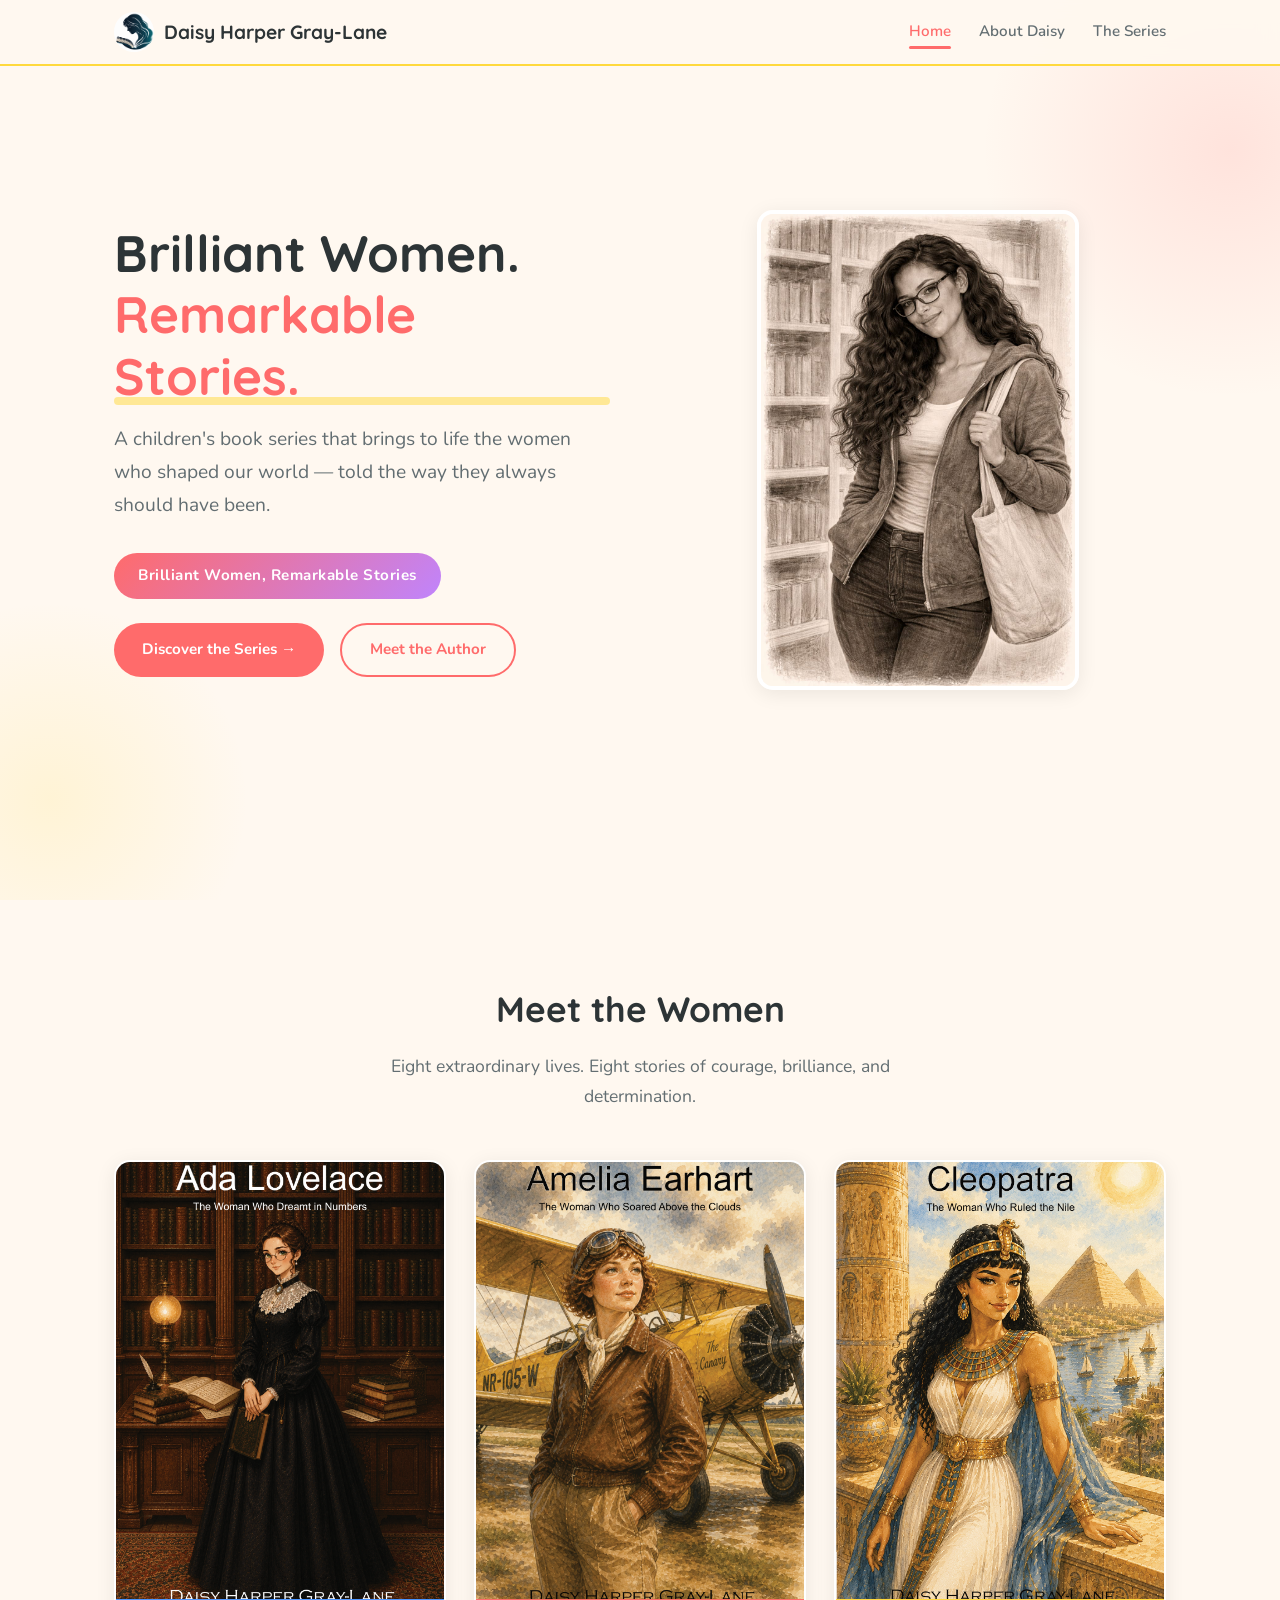
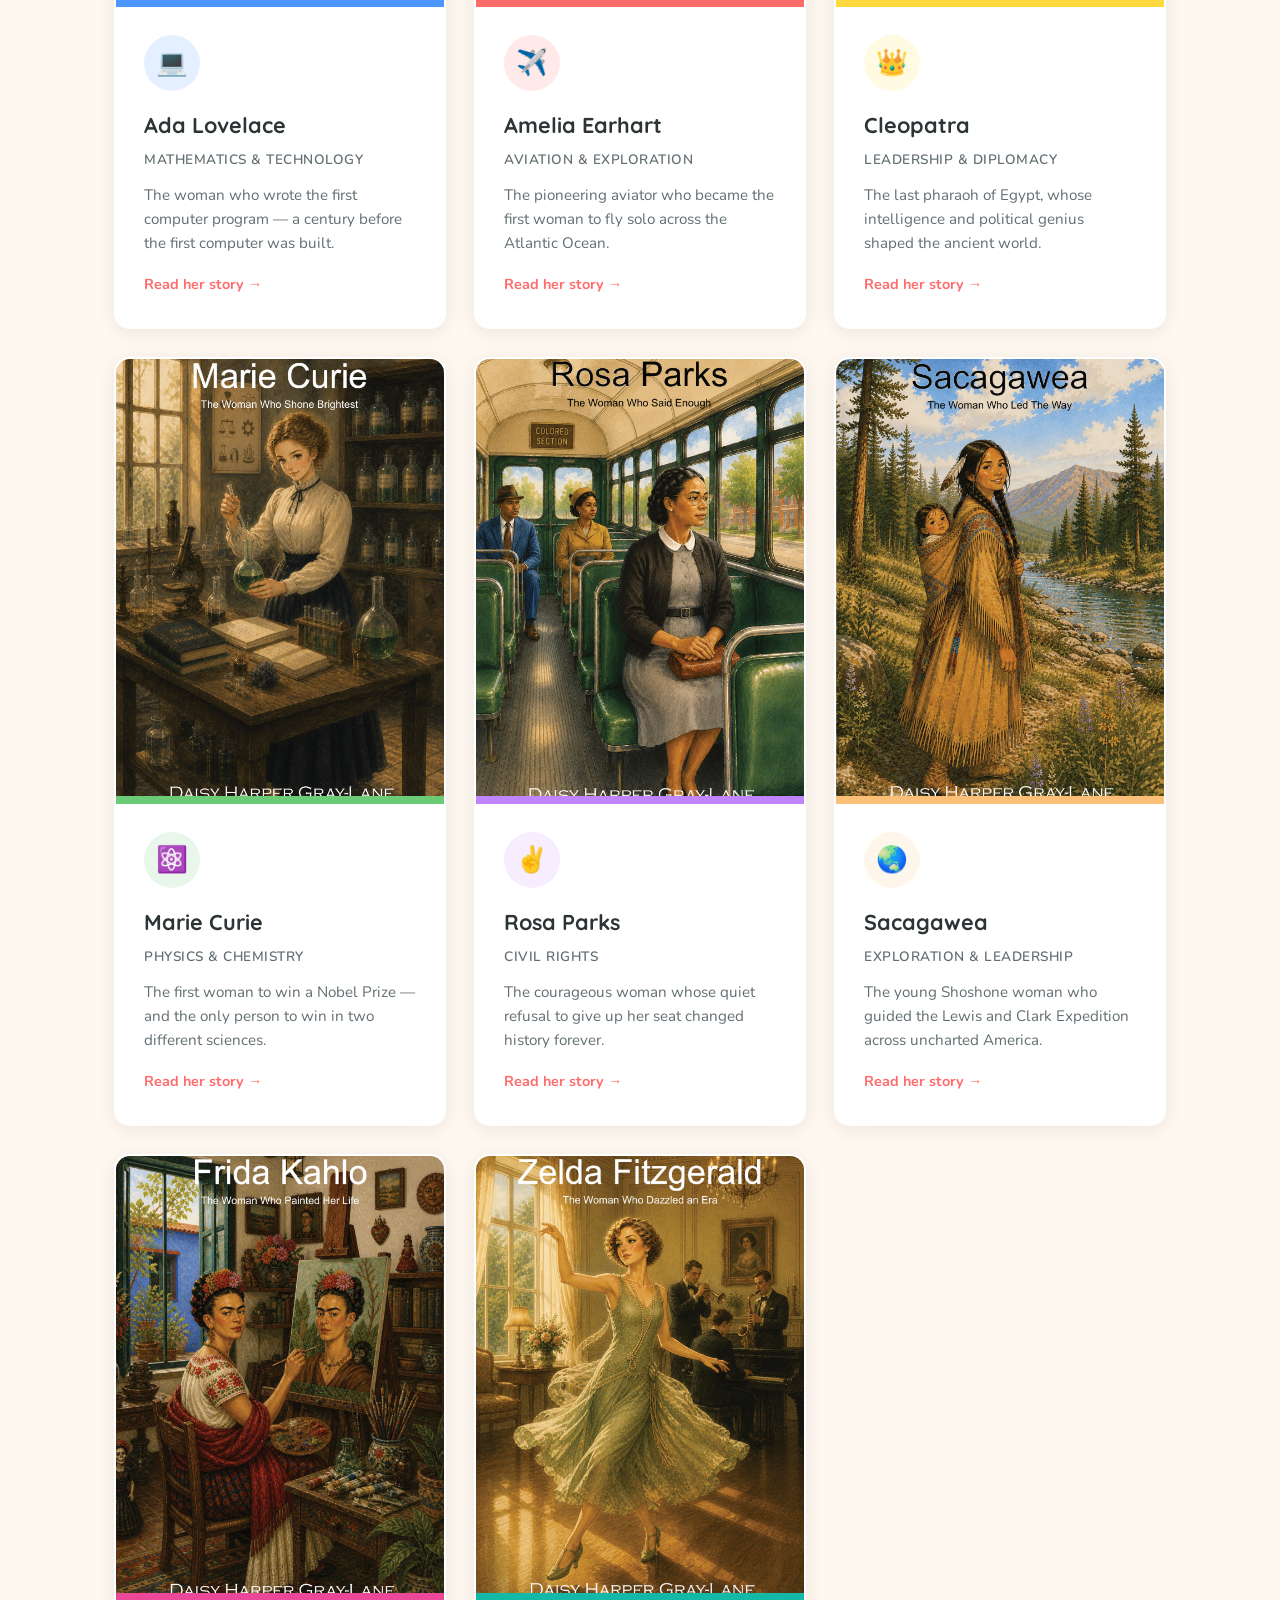
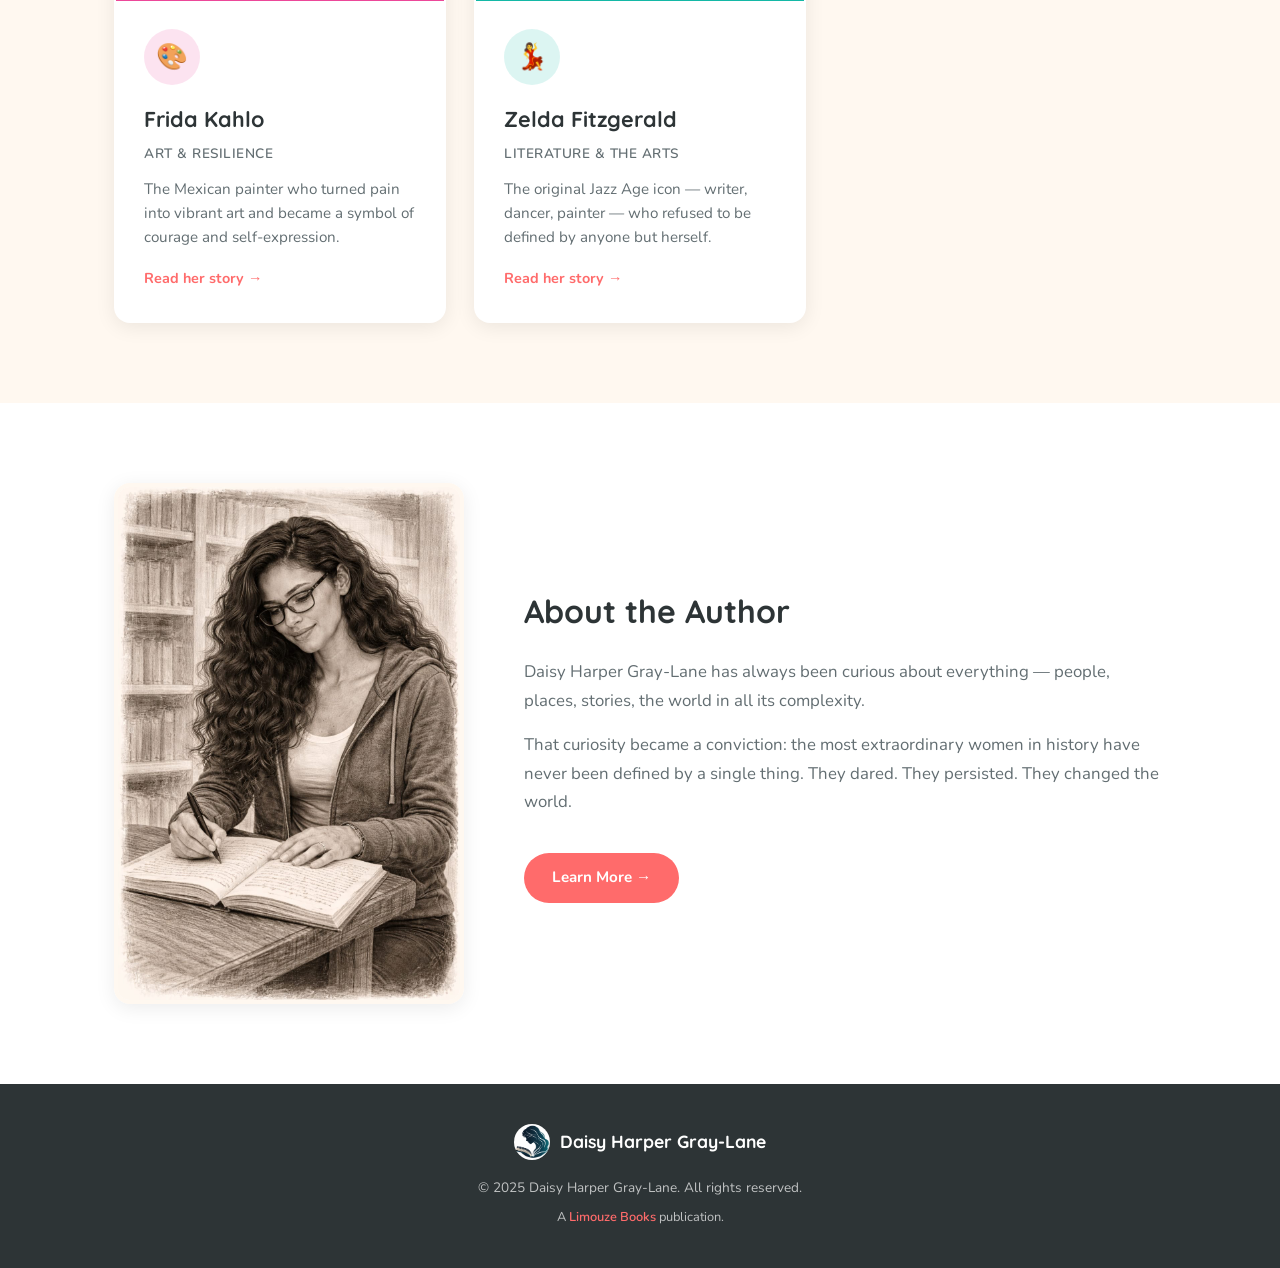
<file: index.html>
<!DOCTYPE html>
<html lang="en">
<head>
  <meta charset="UTF-8">
  <meta name="viewport" content="width=device-width, initial-scale=1.0">
  <title>Daisy Harper Gray-Lane | Brilliant Women, Remarkable Stories</title>
  <meta name="description" content="Children's book series celebrating brilliant women who changed the world. Written by Daisy Harper Gray-Lane.">
  <link rel="icon" href="assets/logo.png" type="image/png">
  <link rel="preconnect" href="https://fonts.googleapis.com">
  <link rel="preconnect" href="https://fonts.gstatic.com" crossorigin>
  <link href="https://fonts.googleapis.com/css2?family=Nunito:wght@400;600;700&family=Quicksand:wght@500;600;700&display=swap" rel="stylesheet">
    <link rel="canonical" href="https://daisy-harper-gray-lane.vercel.app/">
  <meta name="google-site-verification" content="N7Kx3UsO0z3YCEyT_mhQvN1T_6I94isaiwQ-qUkML-8">
  <meta property="og:type" content="website">
  <meta property="og:url" content="https://daisy-harper-gray-lane.vercel.app/">
  <meta property="og:site_name" content="Daisy Harper Gray-Lane">
  <meta property="og:title" content="Daisy Harper Gray-Lane | Brilliant Women, Remarkable Stories">
  <meta property="og:description" content="Children's book series celebrating brilliant women who changed the world. Written by Daisy Harper Gray-Lane.">
  <meta property="og:image" content="https://daisy-harper-gray-lane.vercel.app/assets/daisy-portrait.png">
  <meta name="twitter:card" content="summary">
  <script type="application/ld+json">{"@context": "https://schema.org", "@type": "WebSite", "name": "Daisy Harper Gray-Lane", "url": "https://daisy-harper-gray-lane.vercel.app/"}</script>
  <script type="application/ld+json">{"@context": "https://schema.org", "@type": "Person", "name": "Daisy Harper Gray-Lane", "url": "https://daisy-harper-gray-lane.vercel.app/", "jobTitle": "Children's book author", "description": "Author of the Brilliant Women, Remarkable Stories series, published by Limouze Books.", "affiliation": {"@type": "Organization", "name": "Limouze Books", "url": "https://limouze-books.vercel.app"}}</script>
  <link rel="stylesheet" href="style.css">
</head>
<body>

  <!-- NAVBAR -->
  <nav class="navbar">
    <div class="container">
      <a href="index.html" class="nav-logo">
        <img src="assets/logo.png" alt="Daisy Harper Gray-Lane logo">
        <span>Daisy Harper Gray-Lane</span>
      </a>
      <button class="nav-toggle" aria-label="Toggle menu">&#9776;</button>
      <div class="nav-links">
        <a href="index.html" class="active">Home</a>
        <a href="about.html">About Daisy</a>
        <a href="books.html">The Series</a>
      </div>
    </div>
  </nav>

  <!-- HERO -->
  <section class="hero">
    <div class="container">
      <div class="hero-text">
        <h1>Brilliant Women.<br><span class="highlight">Remarkable Stories.</span></h1>
        <p class="subtitle">A children's book series that brings to life the women who shaped our world &mdash; told the way they always should have been.</p>
        <span class="series-badge">Brilliant Women, Remarkable Stories</span>
        <div class="btn-group">
          <a href="books.html" class="btn btn-primary">Discover the Series &#8594;</a>
          <a href="about.html" class="btn btn-outline">Meet the Author</a>
        </div>
      </div>
      <div class="hero-image">
        <img src="assets/daisy-standing.jpg" alt="Daisy Harper Gray-Lane">
      </div>
    </div>
  </section>

  <!-- WOMEN PREVIEW -->
  <section>
    <div class="container">
      <h2 class="section-title">Meet the Women</h2>
      <p class="section-subtitle">Eight extraordinary lives. Eight stories of courage, brilliance, and determination.</p>

      <div class="women-grid">

        <a href="ada-lovelace.html" class="woman-card fade-in">
          <div class="card-cover-thumb"><img src="assets/covers/ada-lovelace.png" alt="Ada Lovelace book cover"></div>
          <div class="card-color color-ada"></div>
          <div class="card-body">
            <div class="card-icon icon-ada">&#128187;</div>
            <h3>Ada Lovelace</h3>
            <div class="card-field">Mathematics &amp; Technology</div>
            <p>The woman who wrote the first computer program &mdash; a century before the first computer was built.</p>
            <span class="card-link">Read her story &#8594;</span>
          </div>
        </a>

        <a href="amelia-earhart.html" class="woman-card fade-in">
          <div class="card-cover-thumb"><img src="assets/covers/amelia-earhart.png" alt="Amelia Earhart book cover"></div>
          <div class="card-color color-amelia"></div>
          <div class="card-body">
            <div class="card-icon icon-amelia">&#9992;&#65039;</div>
            <h3>Amelia Earhart</h3>
            <div class="card-field">Aviation &amp; Exploration</div>
            <p>The pioneering aviator who became the first woman to fly solo across the Atlantic Ocean.</p>
            <span class="card-link">Read her story &#8594;</span>
          </div>
        </a>

        <a href="cleopatra.html" class="woman-card fade-in">
          <div class="card-cover-thumb"><img src="assets/covers/cleopatra.png" alt="Cleopatra book cover"></div>
          <div class="card-color color-cleopatra"></div>
          <div class="card-body">
            <div class="card-icon icon-cleopatra">&#128081;</div>
            <h3>Cleopatra</h3>
            <div class="card-field">Leadership &amp; Diplomacy</div>
            <p>The last pharaoh of Egypt, whose intelligence and political genius shaped the ancient world.</p>
            <span class="card-link">Read her story &#8594;</span>
          </div>
        </a>

        <a href="marie-curie.html" class="woman-card fade-in">
          <div class="card-cover-thumb"><img src="assets/covers/marie-curie.png" alt="Marie Curie book cover"></div>
          <div class="card-color color-marie"></div>
          <div class="card-body">
            <div class="card-icon icon-marie">&#9883;&#65039;</div>
            <h3>Marie Curie</h3>
            <div class="card-field">Physics &amp; Chemistry</div>
            <p>The first woman to win a Nobel Prize &mdash; and the only person to win in two different sciences.</p>
            <span class="card-link">Read her story &#8594;</span>
          </div>
        </a>

        <a href="rosa-parks.html" class="woman-card fade-in">
          <div class="card-cover-thumb"><img src="assets/covers/rosa-parks.png" alt="Rosa Parks book cover"></div>
          <div class="card-color color-rosa"></div>
          <div class="card-body">
            <div class="card-icon icon-rosa">&#9996;&#65039;</div>
            <h3>Rosa Parks</h3>
            <div class="card-field">Civil Rights</div>
            <p>The courageous woman whose quiet refusal to give up her seat changed history forever.</p>
            <span class="card-link">Read her story &#8594;</span>
          </div>
        </a>

        <a href="sacagawea.html" class="woman-card fade-in">
          <div class="card-cover-thumb"><img src="assets/covers/sacagawea.png" alt="Sacagawea book cover"></div>
          <div class="card-color color-sacagawea"></div>
          <div class="card-body">
            <div class="card-icon icon-sacagawea">&#127759;</div>
            <h3>Sacagawea</h3>
            <div class="card-field">Exploration &amp; Leadership</div>
            <p>The young Shoshone woman who guided the Lewis and Clark Expedition across uncharted America.</p>
            <span class="card-link">Read her story &#8594;</span>
          </div>
        </a>

        <a href="frida-kahlo.html" class="woman-card fade-in">
          <div class="card-cover-thumb"><img src="assets/covers/frida-kahlo.png" alt="Frida Kahlo book cover"></div>
          <div class="card-color color-frida"></div>
          <div class="card-body">
            <div class="card-icon icon-frida">&#127912;</div>
            <h3>Frida Kahlo</h3>
            <div class="card-field">Art &amp; Resilience</div>
            <p>The Mexican painter who turned pain into vibrant art and became a symbol of courage and self-expression.</p>
            <span class="card-link">Read her story &#8594;</span>
          </div>
        </a>

        <a href="zelda-fitzgerald.html" class="woman-card fade-in">
          <div class="card-cover-thumb"><img src="assets/covers/zelda-fitzgerald.png" alt="Zelda Fitzgerald book cover"></div>
          <div class="card-color color-zelda"></div>
          <div class="card-body">
            <div class="card-icon icon-zelda">&#128131;</div>
            <h3>Zelda Fitzgerald</h3>
            <div class="card-field">Literature &amp; the Arts</div>
            <p>The original Jazz Age icon &mdash; writer, dancer, painter &mdash; who refused to be defined by anyone but herself.</p>
            <span class="card-link">Read her story &#8594;</span>
          </div>
        </a>

      </div>
    </div>
  </section>

  <!-- ABOUT PREVIEW -->
  <section class="about-section">
    <div class="container">
      <div class="about-grid">
        <img src="assets/daisy-portrait.png" alt="Daisy Harper Gray-Lane" class="about-portrait fade-in">
        <div class="about-text fade-in">
          <h2>About the Author</h2>
          <p>Daisy Harper Gray-Lane has always been curious about everything &mdash; people, places, stories, the world in all its complexity.</p>
          <p>That curiosity became a conviction: the most extraordinary women in history have never been defined by a single thing. They dared. They persisted. They changed the world.</p>
          <a href="about.html" class="btn btn-primary" style="margin-top: 20px;">Learn More &#8594;</a>
        </div>
      </div>
    </div>
  </section>

  <!-- FOOTER -->
  <footer class="footer">
    <div class="container">
      <div class="footer-logo">
        <img src="assets/logo.png" alt="Logo">
        <span>Daisy Harper Gray-Lane</span>
      </div>
      <p>&copy; 2025 Daisy Harper Gray-Lane. All rights reserved.</p>
      <p class="tgs-credit">A <a href="https://limouze-books.vercel.app" target="_blank" rel="noopener">Limouze Books</a> publication.</p>
    </div>
  </footer>

  <script src="main.js"></script>
</body>
</html>
</file>
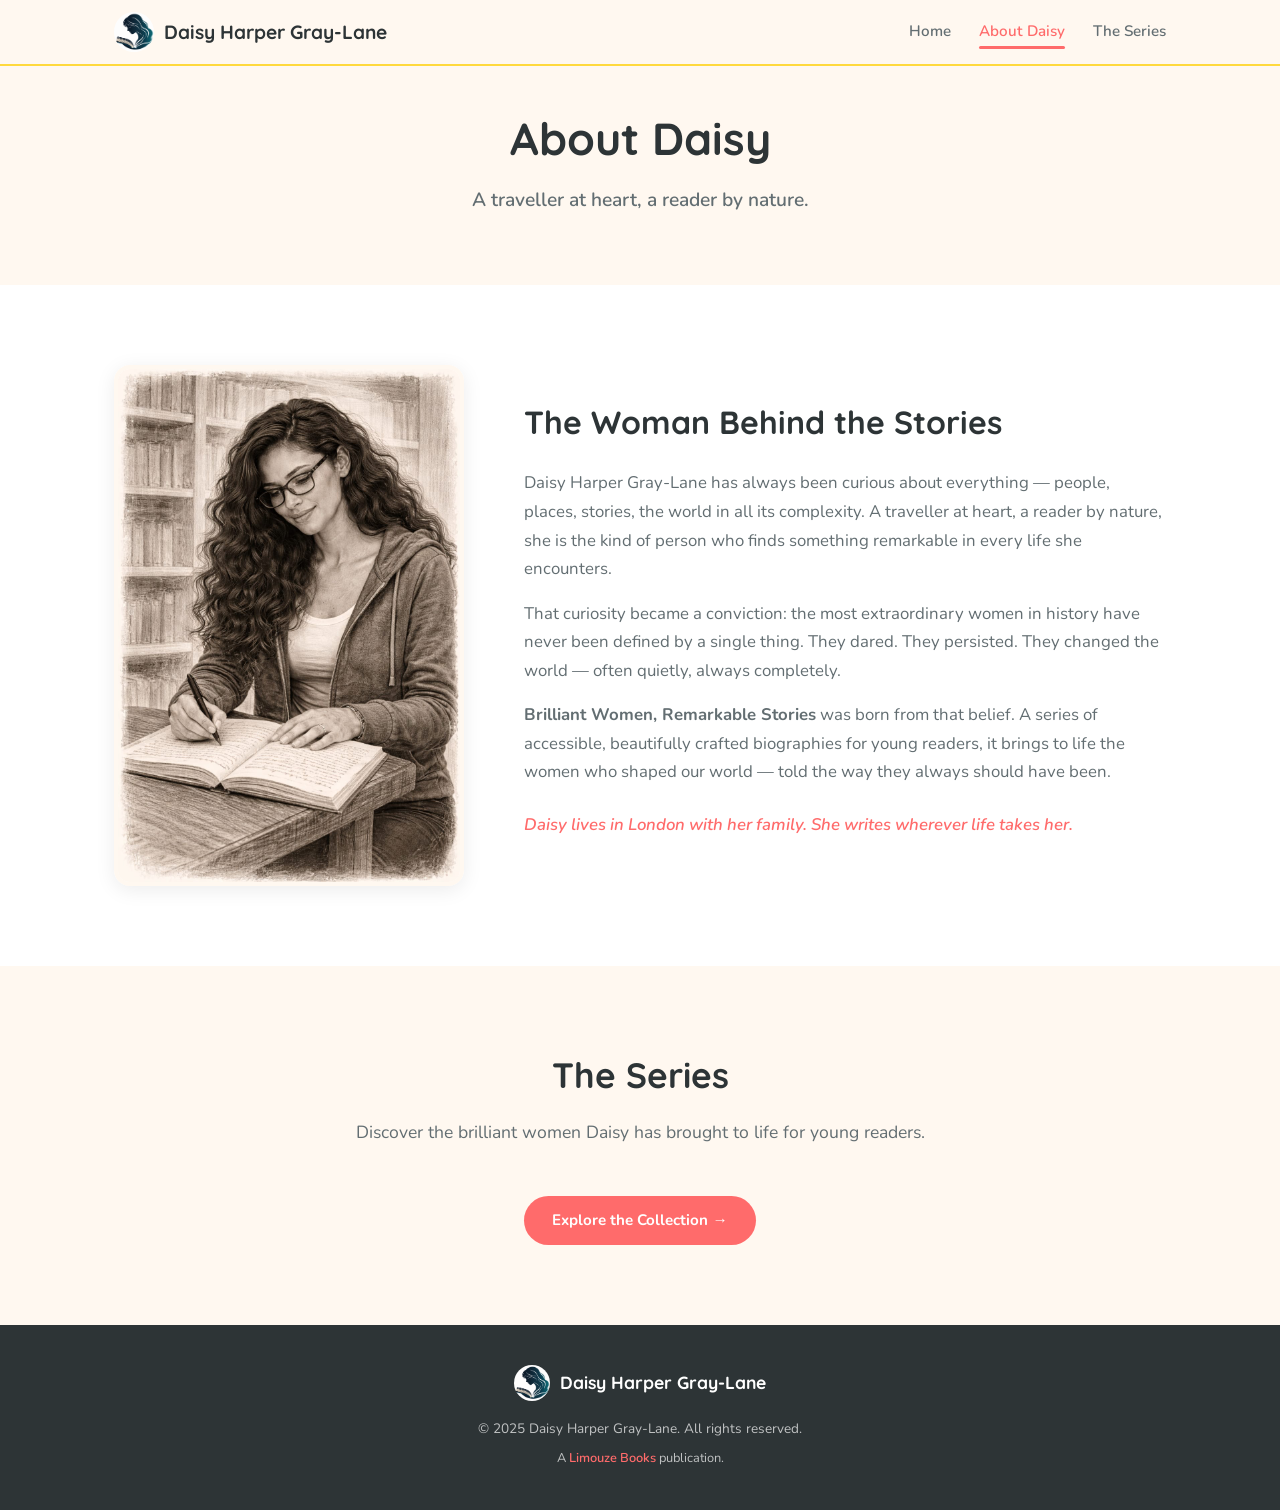
<file: about.html>
<!DOCTYPE html>
<html lang="en">
<head>
  <meta charset="UTF-8">
  <meta name="viewport" content="width=device-width, initial-scale=1.0">
  <title>About Daisy | Daisy Harper Gray-Lane</title>
  <link rel="icon" href="assets/logo.png" type="image/png">
  <link rel="preconnect" href="https://fonts.googleapis.com">
  <link rel="preconnect" href="https://fonts.gstatic.com" crossorigin>
  <link href="https://fonts.googleapis.com/css2?family=Nunito:wght@400;600;700&family=Quicksand:wght@500;600;700&display=swap" rel="stylesheet">
    <meta name="description" content="Meet Daisy Harper Gray-Lane, author of Brilliant Women, Remarkable Stories — illustrated children's books about real women who changed the world.">
  <link rel="canonical" href="https://daisy-harper-gray-lane.vercel.app/about.html">
  <meta property="og:type" content="website">
  <meta property="og:url" content="https://daisy-harper-gray-lane.vercel.app/about.html">
  <meta property="og:site_name" content="Daisy Harper Gray-Lane">
  <meta property="og:title" content="About Daisy | Daisy Harper Gray-Lane">
  <meta property="og:description" content="Meet Daisy Harper Gray-Lane, author of Brilliant Women, Remarkable Stories — illustrated children's books about real women who changed the world.">
  <meta property="og:image" content="https://daisy-harper-gray-lane.vercel.app/assets/daisy-portrait.png">
  <meta name="twitter:card" content="summary">
  <link rel="stylesheet" href="style.css">
</head>
<body>

  <nav class="navbar">
    <div class="container">
      <a href="index.html" class="nav-logo">
        <img src="assets/logo.png" alt="Logo">
        <span>Daisy Harper Gray-Lane</span>
      </a>
      <button class="nav-toggle" aria-label="Toggle menu">&#9776;</button>
      <div class="nav-links">
        <a href="index.html">Home</a>
        <a href="about.html" class="active">About Daisy</a>
        <a href="books.html">The Series</a>
      </div>
    </div>
  </nav>

  <section class="woman-hero">
    <div class="container">
      <div class="hero-content">
        <h1>About Daisy</h1>
        <p class="hero-subtitle">A traveller at heart, a reader by nature.</p>
      </div>
    </div>
  </section>

  <section class="about-section">
    <div class="container">
      <div class="about-grid">
        <img src="assets/daisy-portrait.png" alt="Daisy Harper Gray-Lane writing in a caf&eacute;" class="about-portrait fade-in">
        <div class="about-text fade-in">
          <h2>The Woman Behind the Stories</h2>
          <p>Daisy Harper Gray-Lane has always been curious about everything &mdash; people, places, stories, the world in all its complexity. A traveller at heart, a reader by nature, she is the kind of person who finds something remarkable in every life she encounters.</p>
          <p>That curiosity became a conviction: the most extraordinary women in history have never been defined by a single thing. They dared. They persisted. They changed the world &mdash; often quietly, always completely.</p>
          <p><strong>Brilliant Women, Remarkable Stories</strong> was born from that belief. A series of accessible, beautifully crafted biographies for young readers, it brings to life the women who shaped our world &mdash; told the way they always should have been.</p>
          <p class="signature">Daisy lives in London with her family. She writes wherever life takes her.</p>
        </div>
      </div>
    </div>
  </section>

  <section>
    <div class="container" style="text-align: center;">
      <h2 class="section-title">The Series</h2>
      <p class="section-subtitle">Discover the brilliant women Daisy has brought to life for young readers.</p>
      <a href="books.html" class="btn btn-primary">Explore the Collection &#8594;</a>
    </div>
  </section>

  <footer class="footer">
    <div class="container">
      <div class="footer-logo">
        <img src="assets/logo.png" alt="Logo">
        <span>Daisy Harper Gray-Lane</span>
      </div>
      <p>&copy; 2025 Daisy Harper Gray-Lane. All rights reserved.</p>
      <p class="tgs-credit">A <a href="https://limouze-books.vercel.app" target="_blank" rel="noopener">Limouze Books</a> publication.</p>
    </div>
  </footer>

  <script src="main.js"></script>
</body>
</html>
</file>
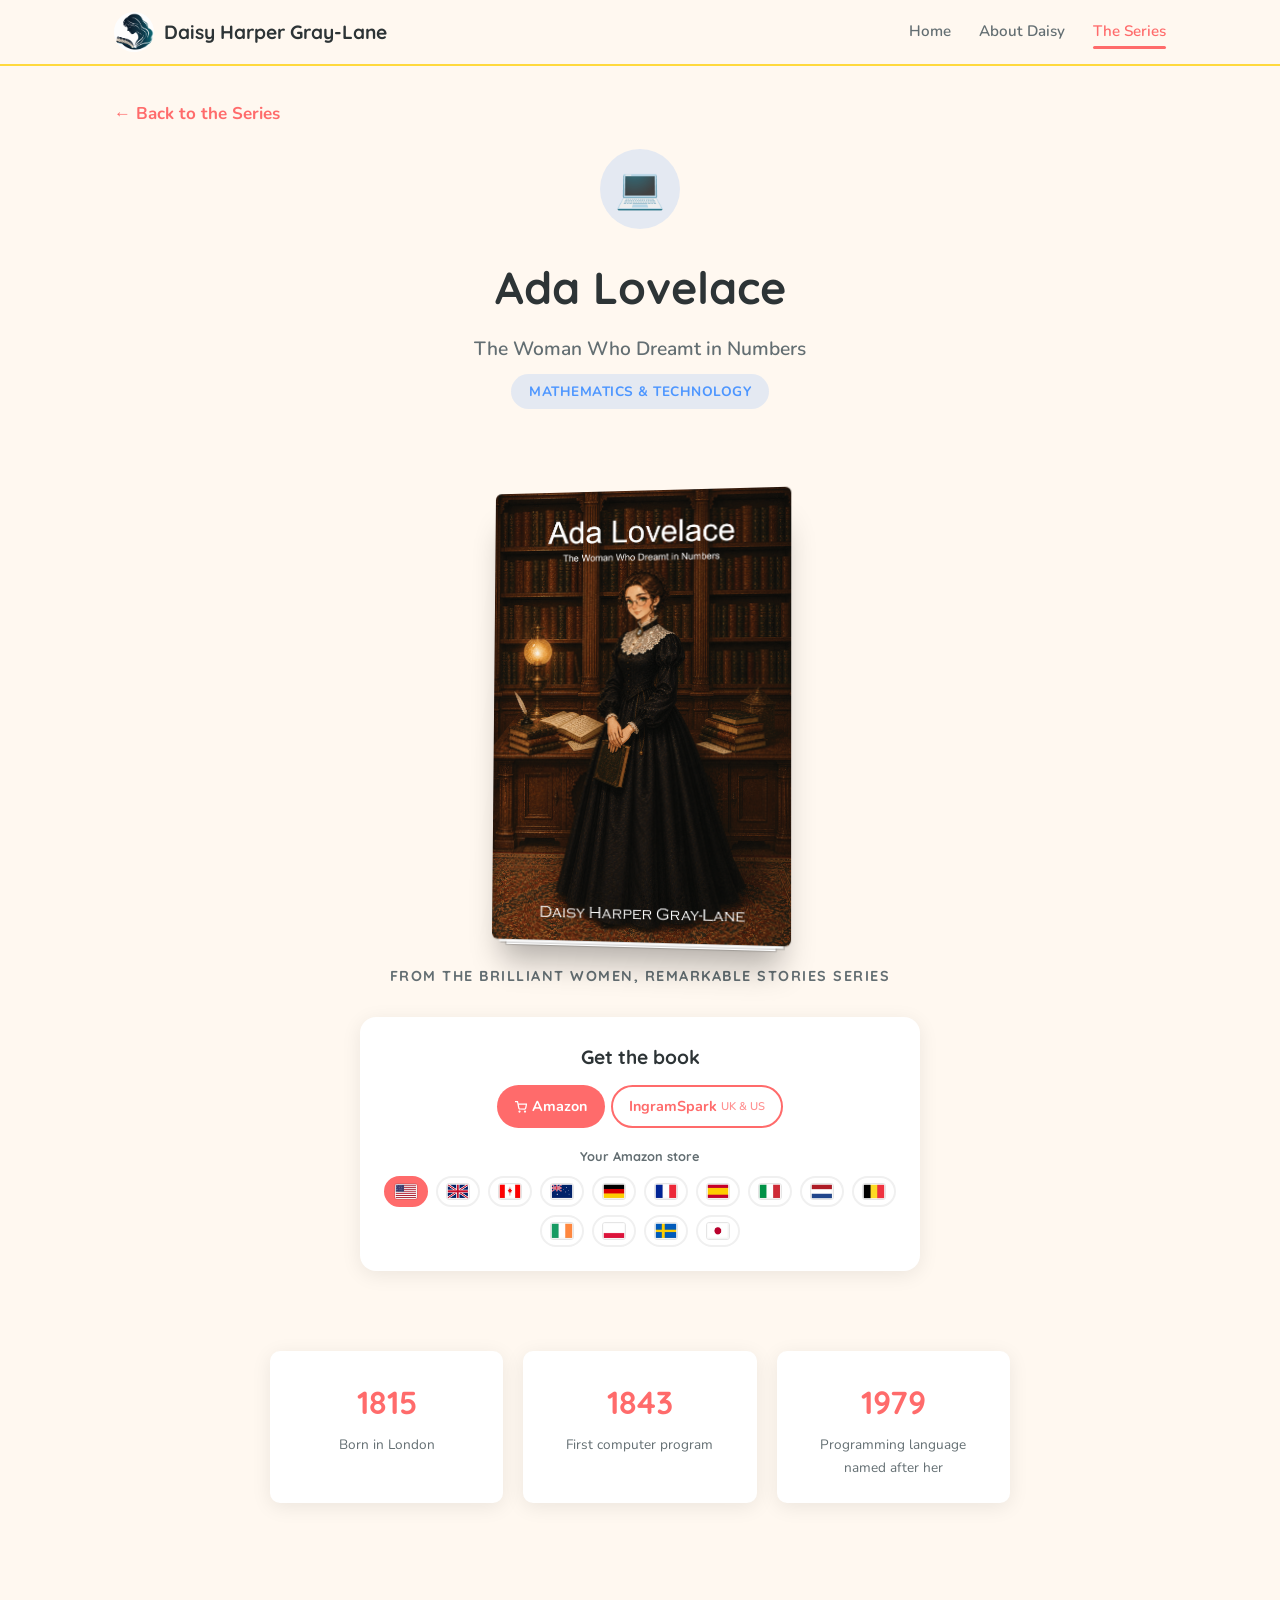
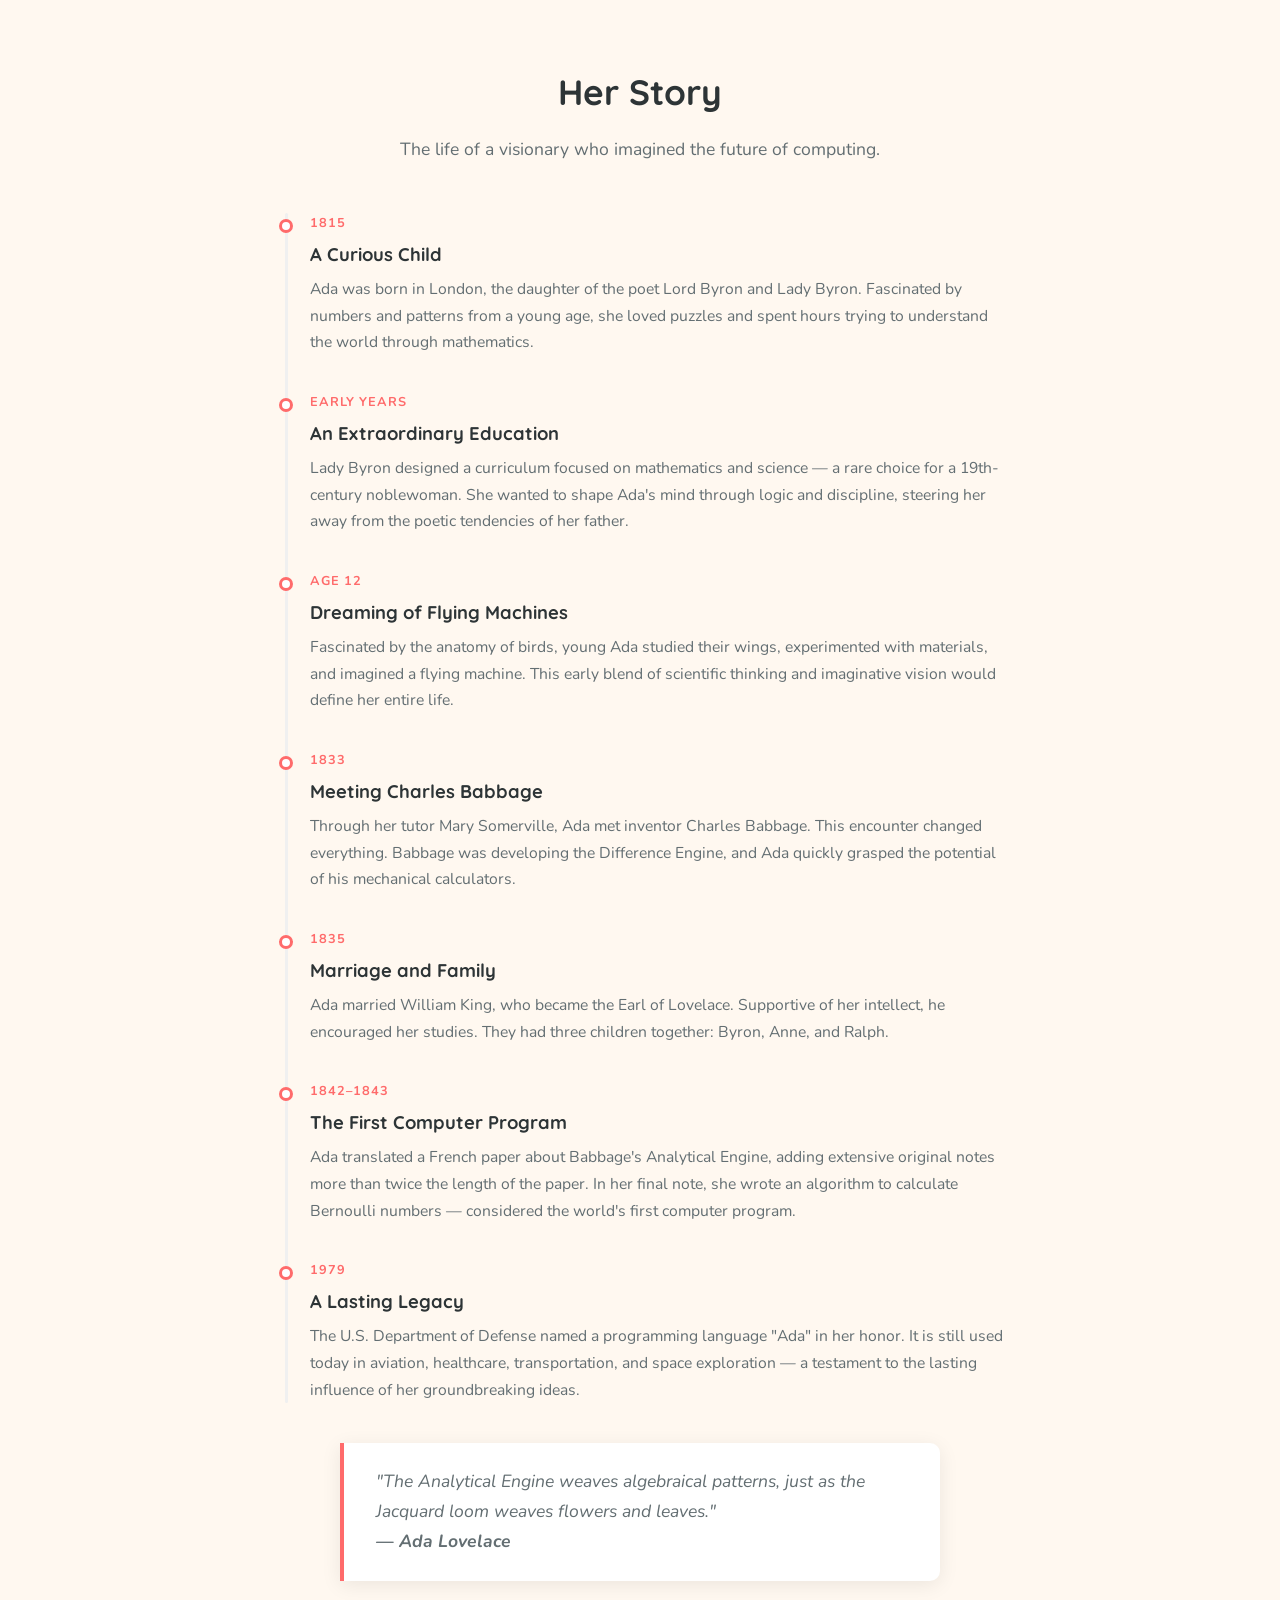
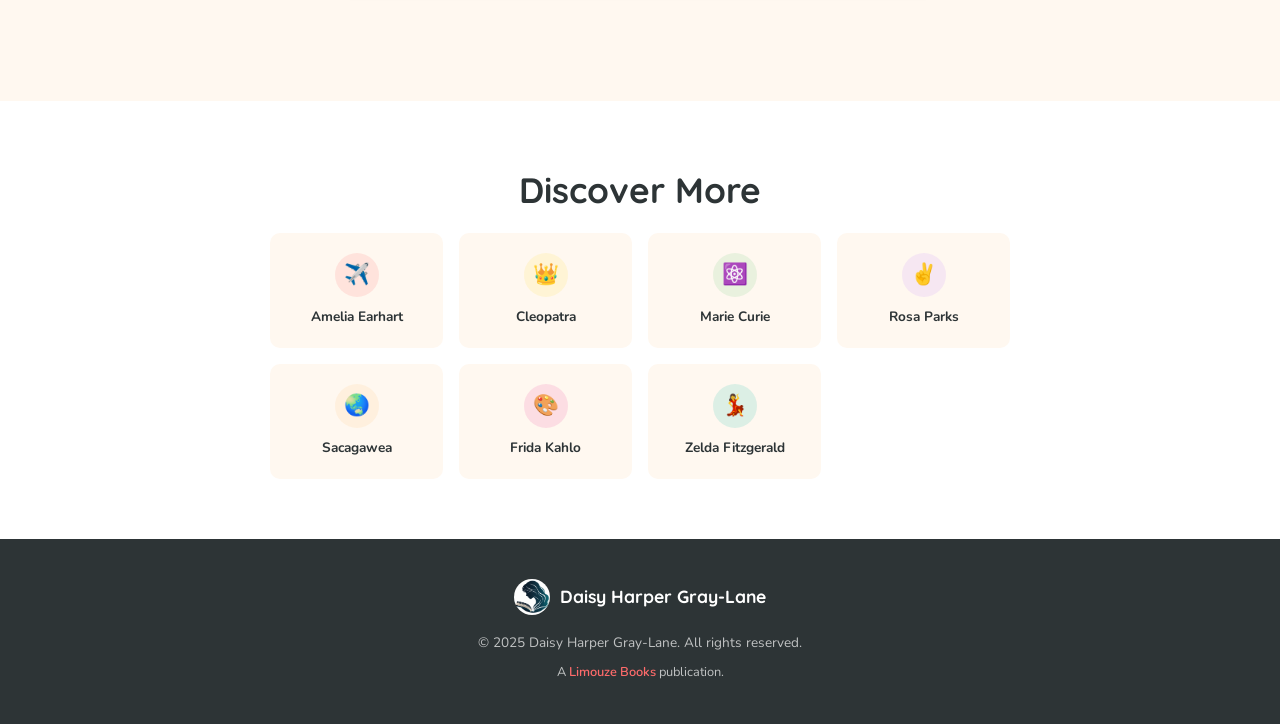
<file: ada-lovelace.html>
<!DOCTYPE html>
<html lang="en">
<head>
  <meta charset="UTF-8">
  <meta name="viewport" content="width=device-width, initial-scale=1.0">
  <title>Ada Lovelace | Brilliant Women, Remarkable Stories</title>
  <link rel="icon" href="assets/logo.png" type="image/png">
  <link rel="preconnect" href="https://fonts.googleapis.com">
  <link rel="preconnect" href="https://fonts.gstatic.com" crossorigin>
  <link href="https://fonts.googleapis.com/css2?family=Nunito:wght@400;600;700&family=Quicksand:wght@500;600;700&display=swap" rel="stylesheet">
    <meta name="description" content="Ada Lovelace for kids: an illustrated children's book from the Brilliant Women, Remarkable Stories series — her life, her courage and why she changed the world. Available on Amazon.">
  <link rel="canonical" href="https://daisy-harper-gray-lane.vercel.app/ada-lovelace.html">
  <meta property="og:type" content="website">
  <meta property="og:url" content="https://daisy-harper-gray-lane.vercel.app/ada-lovelace.html">
  <meta property="og:site_name" content="Daisy Harper Gray-Lane">
  <meta property="og:title" content="Ada Lovelace | Brilliant Women, Remarkable Stories">
  <meta property="og:description" content="Ada Lovelace for kids: an illustrated children's book from the Brilliant Women, Remarkable Stories series — her life, her courage and why she changed the world. Available on Amazon.">
  <meta property="og:image" content="https://daisy-harper-gray-lane.vercel.app/assets/covers/ada-lovelace.png">
  <meta name="twitter:card" content="summary">
  <script type="application/ld+json">{"@context": "https://schema.org", "@type": "Book", "name": "Ada Lovelace (Brilliant Women, Remarkable Stories)", "bookFormat": "https://schema.org/Paperback", "inLanguage": "en", "isbn": "1066647518", "url": "https://daisy-harper-gray-lane.vercel.app/ada-lovelace.html", "image": "https://daisy-harper-gray-lane.vercel.app/assets/covers/ada-lovelace.png", "author": {"@type": "Person", "name": "Daisy Harper Gray-Lane"}, "publisher": {"@type": "Organization", "name": "Limouze Books", "url": "https://limouze-books.vercel.app"}, "about": {"@type": "Person", "name": "Ada Lovelace"}}</script>
  <link rel="stylesheet" href="style.css">
</head>
<body>

  <nav class="navbar">
    <div class="container">
      <a href="index.html" class="nav-logo">
        <img src="assets/logo.png" alt="Logo">
        <span>Daisy Harper Gray-Lane</span>
      </a>
      <button class="nav-toggle" aria-label="Toggle menu">&#9776;</button>
      <div class="nav-links">
        <a href="index.html">Home</a>
        <a href="about.html">About Daisy</a>
        <a href="books.html" class="active">The Series</a>
      </div>
    </div>
  </nav>

  <section class="woman-hero">
    <div class="container">
      <a href="books.html" class="back-link">&#8592; Back to the Series</a>
      <div class="hero-content">
        <div class="hero-icon icon-ada">&#128187;</div>
        <h1>Ada Lovelace</h1>
        <p class="hero-subtitle">The Woman Who Dreamt in Numbers</p>
        <span class="hero-field" style="background: rgba(77,150,255,0.15); color: var(--sky);">Mathematics &amp; Technology</span>
      </div>
    </div>
  </section>

  <!-- Book Cover -->
  <section class="book-cover-section">
    <div class="container">
      <div class="book-cover-wrapper">
        <div class="book-cover">
          <img src="assets/covers/ada-lovelace.png" alt="Ada Lovelace book cover">
        </div>
      </div>
      <p class="book-caption">From the Brilliant Women, Remarkable Stories series</p>
      <div class="buy-panel">
        <p class="buy-panel-title">Get the book</p>
        <div class="card-buttons"><a href="https://www.amazon.com/dp/1066647518" data-asin="1066647518" class="card-buy buy-amazon" target="_blank" rel="noopener"><svg xmlns="http://www.w3.org/2000/svg" width="12" height="12" viewBox="0 0 24 24" fill="none" stroke="currentColor" stroke-width="2.5" stroke-linecap="round" stroke-linejoin="round"><circle cx="9" cy="21" r="1"/><circle cx="20" cy="21" r="1"/><path d="M1 1h4l2.68 13.39a2 2 0 0 0 2 1.61h9.72a2 2 0 0 0 2-1.61L23 6H6"/></svg> Amazon</a><a href="https://shop.ingramspark.com/b/084?params=3JnPKHHS2jpt4BT8TM4rCjQZBtddoZW2Mf1omFhbI9W" class="card-buy-alt" target="_blank" rel="noopener" title="Printed and shipped in the UK and the US">IngramSpark <small>UK &amp; US</small></a></div>
        <p class="mkt-label">Your Amazon store</p>
        <div class="mkt-bar mkt-bar-compact"></div>
      </div>
    </div>
  </section>

  <!-- Key Facts -->
  <section style="padding-top: 40px;">
    <div class="container">
      <div class="facts-grid fade-in">
        <div class="fact-card">
          <div class="fact-value">1815</div>
          <div class="fact-label">Born in London</div>
        </div>
        <div class="fact-card">
          <div class="fact-value">1843</div>
          <div class="fact-label">First computer program</div>
        </div>
        <div class="fact-card">
          <div class="fact-value">1979</div>
          <div class="fact-label">Programming language named after her</div>
        </div>
      </div>
    </div>
  </section>

  <!-- Timeline -->
  <section>
    <div class="container">
      <h2 class="section-title">Her Story</h2>
      <p class="section-subtitle">The life of a visionary who imagined the future of computing.</p>

      <div class="timeline">
        <div class="timeline-item fade-in">
          <div class="year">1815</div>
          <h3>A Curious Child</h3>
          <p>Ada was born in London, the daughter of the poet Lord Byron and Lady Byron. Fascinated by numbers and patterns from a young age, she loved puzzles and spent hours trying to understand the world through mathematics.</p>
        </div>

        <div class="timeline-item fade-in">
          <div class="year">Early Years</div>
          <h3>An Extraordinary Education</h3>
          <p>Lady Byron designed a curriculum focused on mathematics and science &mdash; a rare choice for a 19th-century noblewoman. She wanted to shape Ada's mind through logic and discipline, steering her away from the poetic tendencies of her father.</p>
        </div>

        <div class="timeline-item fade-in">
          <div class="year">Age 12</div>
          <h3>Dreaming of Flying Machines</h3>
          <p>Fascinated by the anatomy of birds, young Ada studied their wings, experimented with materials, and imagined a flying machine. This early blend of scientific thinking and imaginative vision would define her entire life.</p>
        </div>

        <div class="timeline-item fade-in">
          <div class="year">1833</div>
          <h3>Meeting Charles Babbage</h3>
          <p>Through her tutor Mary Somerville, Ada met inventor Charles Babbage. This encounter changed everything. Babbage was developing the Difference Engine, and Ada quickly grasped the potential of his mechanical calculators.</p>
        </div>

        <div class="timeline-item fade-in">
          <div class="year">1835</div>
          <h3>Marriage and Family</h3>
          <p>Ada married William King, who became the Earl of Lovelace. Supportive of her intellect, he encouraged her studies. They had three children together: Byron, Anne, and Ralph.</p>
        </div>

        <div class="timeline-item fade-in">
          <div class="year">1842&ndash;1843</div>
          <h3>The First Computer Program</h3>
          <p>Ada translated a French paper about Babbage's Analytical Engine, adding extensive original notes more than twice the length of the paper. In her final note, she wrote an algorithm to calculate Bernoulli numbers &mdash; considered the world's first computer program.</p>
        </div>

        <div class="timeline-item fade-in">
          <div class="year">1979</div>
          <h3>A Lasting Legacy</h3>
          <p>The U.S. Department of Defense named a programming language "Ada" in her honor. It is still used today in aviation, healthcare, transportation, and space exploration &mdash; a testament to the lasting influence of her groundbreaking ideas.</p>
        </div>
      </div>

      <div class="quote-block fade-in">
        "The Analytical Engine weaves algebraical patterns, just as the Jacquard loom weaves flowers and leaves."
        <br><strong>&mdash; Ada Lovelace</strong>
      </div>
    </div>
  </section>

  <!-- Other Women -->
  <section class="other-women">
    <div class="container">
      <h2 class="section-title">Discover More</h2>
      <div class="other-women-grid">
        <a href="amelia-earhart.html" class="other-woman-link">
          <div class="mini-icon icon-amelia">&#9992;&#65039;</div>
          <span>Amelia Earhart</span>
        </a>
        <a href="cleopatra.html" class="other-woman-link">
          <div class="mini-icon icon-cleopatra">&#128081;</div>
          <span>Cleopatra</span>
        </a>
        <a href="marie-curie.html" class="other-woman-link">
          <div class="mini-icon icon-marie">&#9883;&#65039;</div>
          <span>Marie Curie</span>
        </a>
        <a href="rosa-parks.html" class="other-woman-link">
          <div class="mini-icon icon-rosa">&#9996;&#65039;</div>
          <span>Rosa Parks</span>
        </a>
        <a href="sacagawea.html" class="other-woman-link">
          <div class="mini-icon icon-sacagawea">&#127759;</div>
          <span>Sacagawea</span>
        </a>
        <a href="frida-kahlo.html" class="other-woman-link">
          <div class="mini-icon icon-frida">&#127912;</div>
          <span>Frida Kahlo</span>
        </a>
        <a href="zelda-fitzgerald.html" class="other-woman-link">
          <div class="mini-icon icon-zelda">&#128131;</div>
          <span>Zelda Fitzgerald</span>
        </a>
      </div>
    </div>
  </section>

  <footer class="footer">
    <div class="container">
      <div class="footer-logo">
        <img src="assets/logo.png" alt="Logo">
        <span>Daisy Harper Gray-Lane</span>
      </div>
      <p>&copy; 2025 Daisy Harper Gray-Lane. All rights reserved.</p>
      <p class="tgs-credit">A <a href="https://limouze-books.vercel.app" target="_blank" rel="noopener">Limouze Books</a> publication.</p>
    </div>
  </footer>

  <script src="main.js"></script>
  <script src="buy.js"></script>
</body>
</html>
</file>
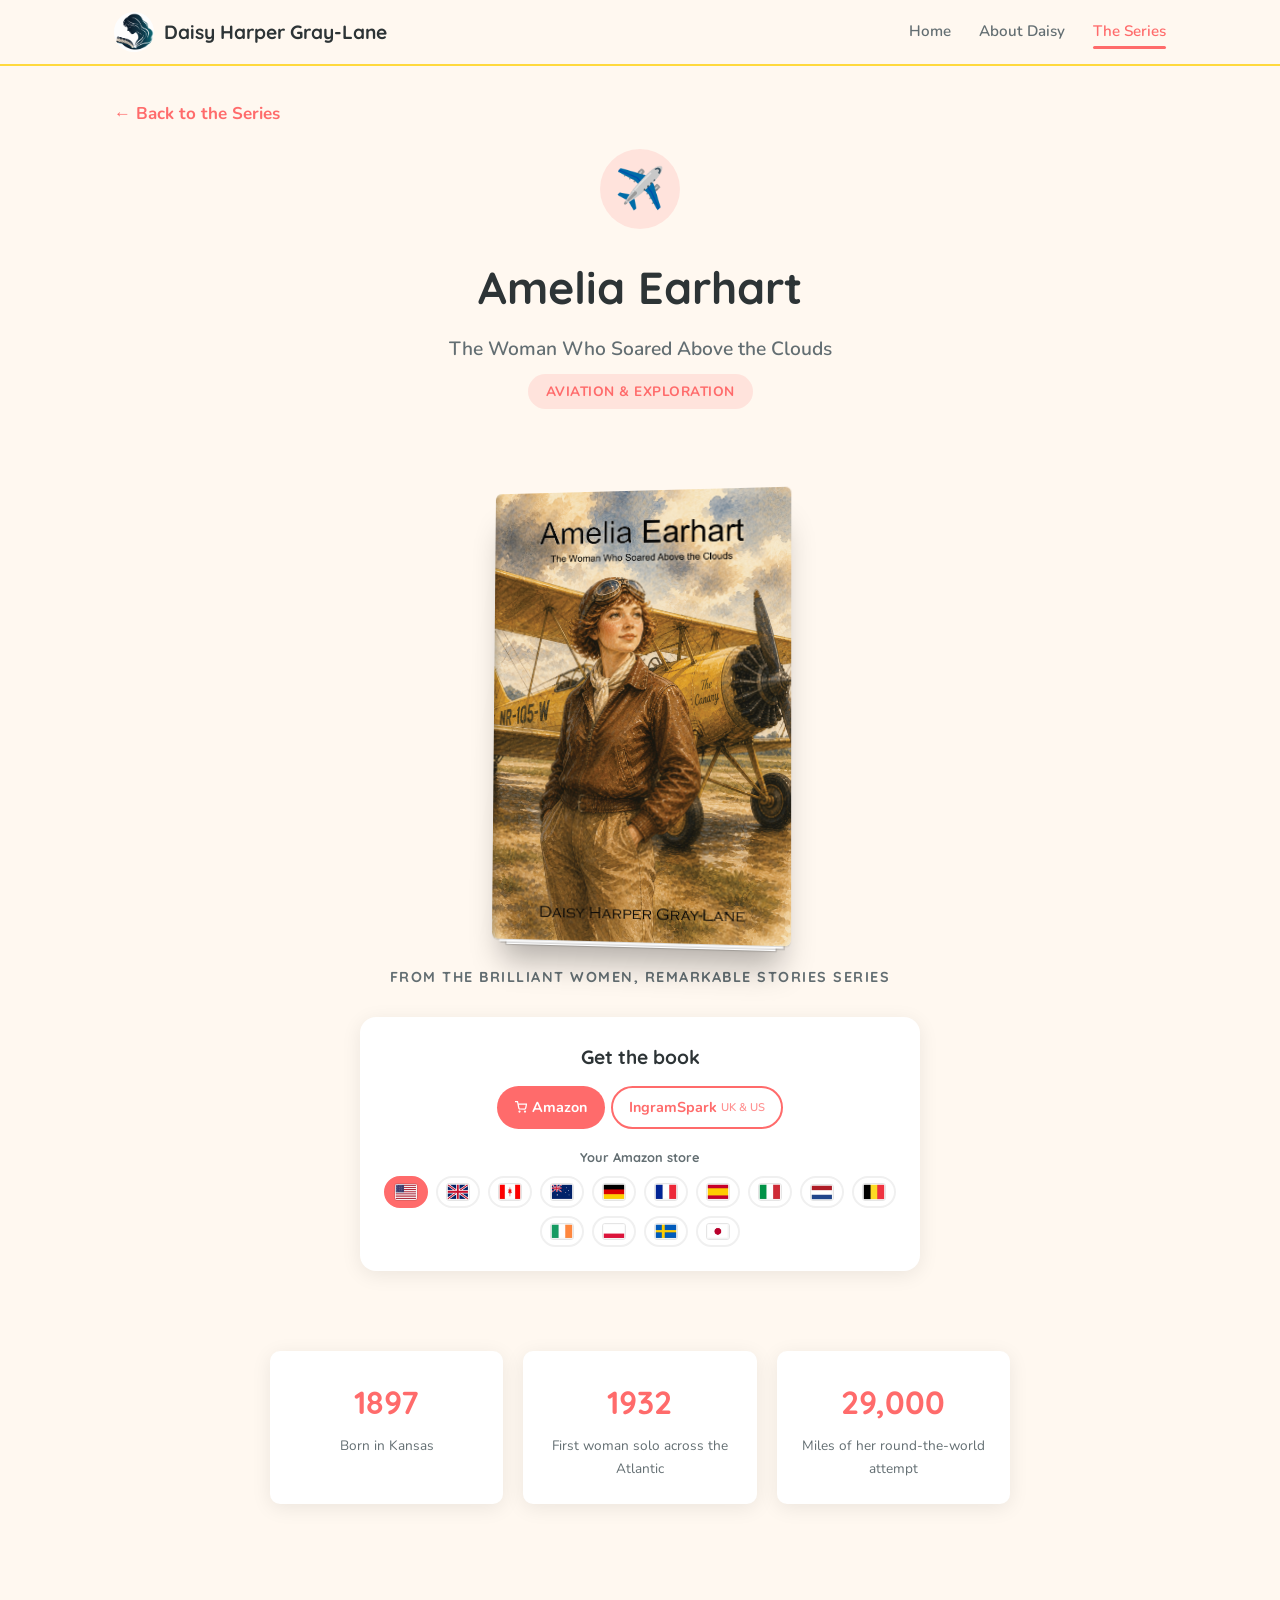
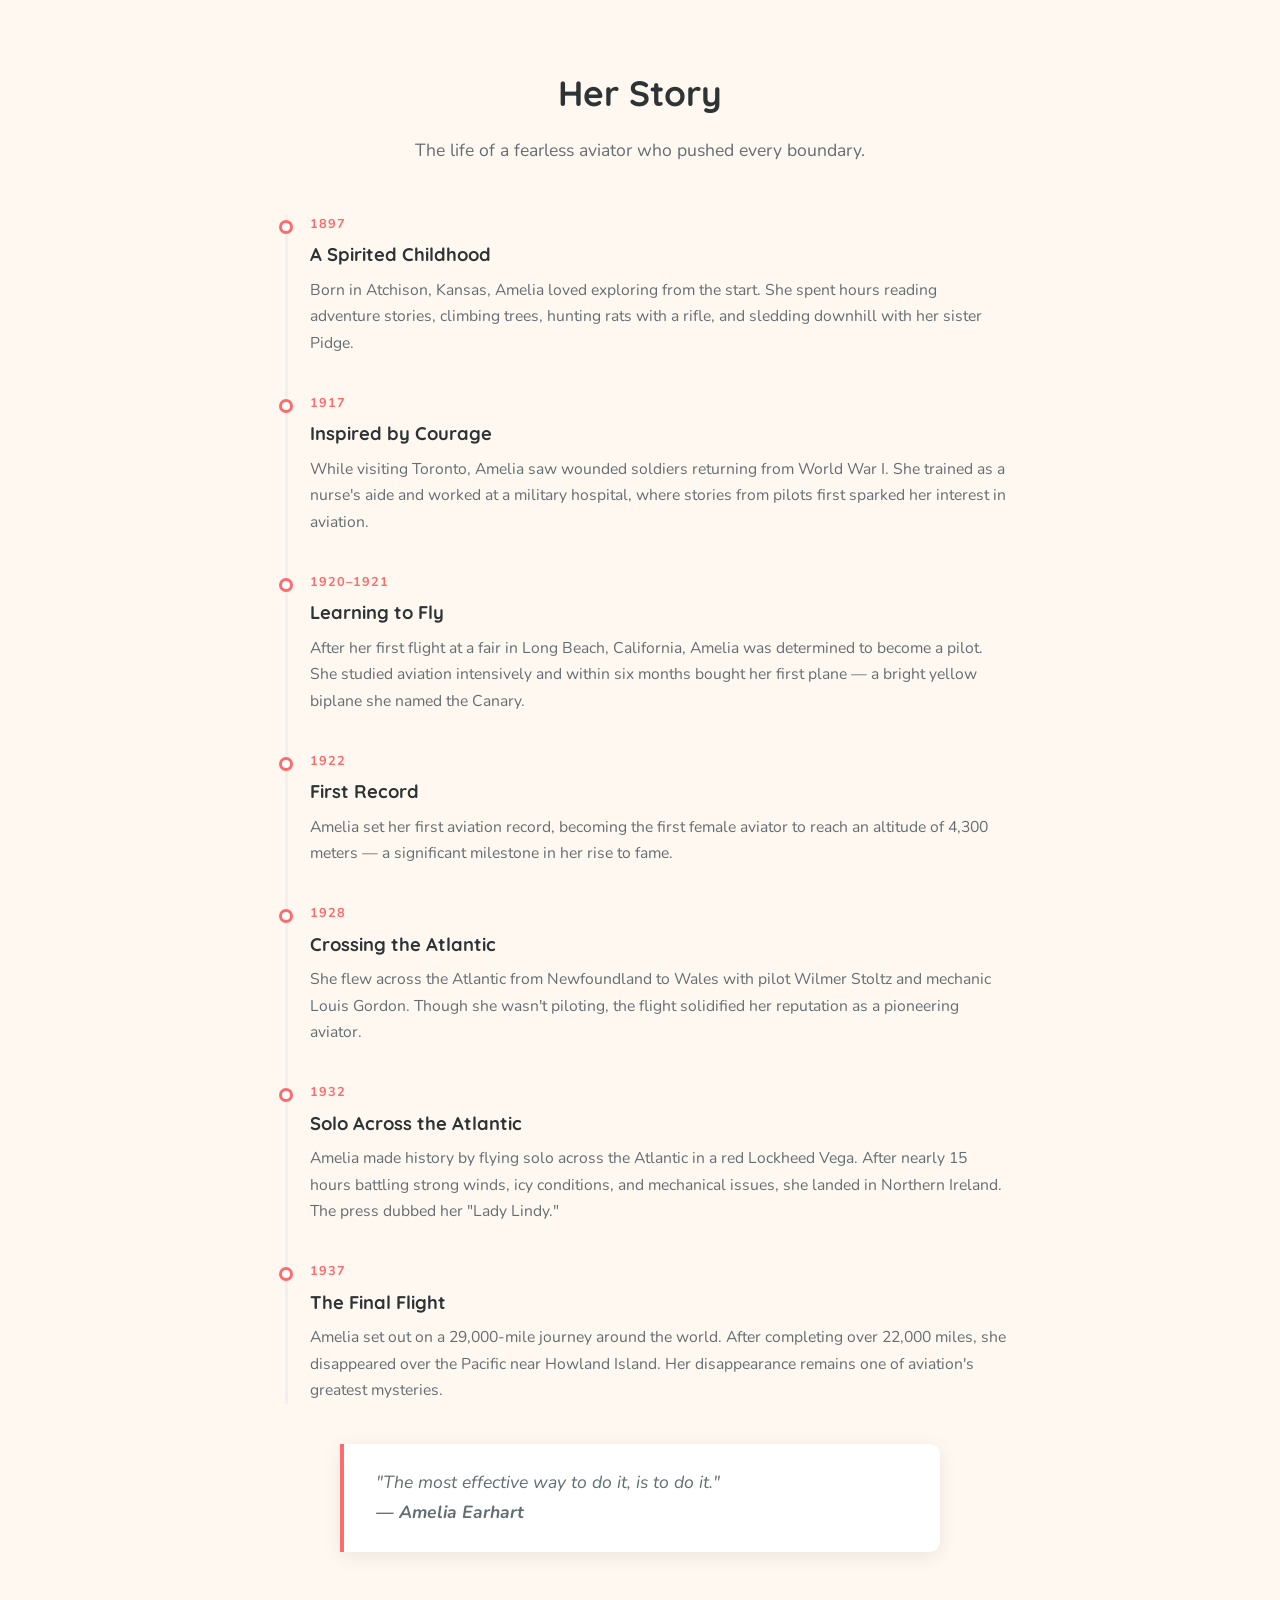
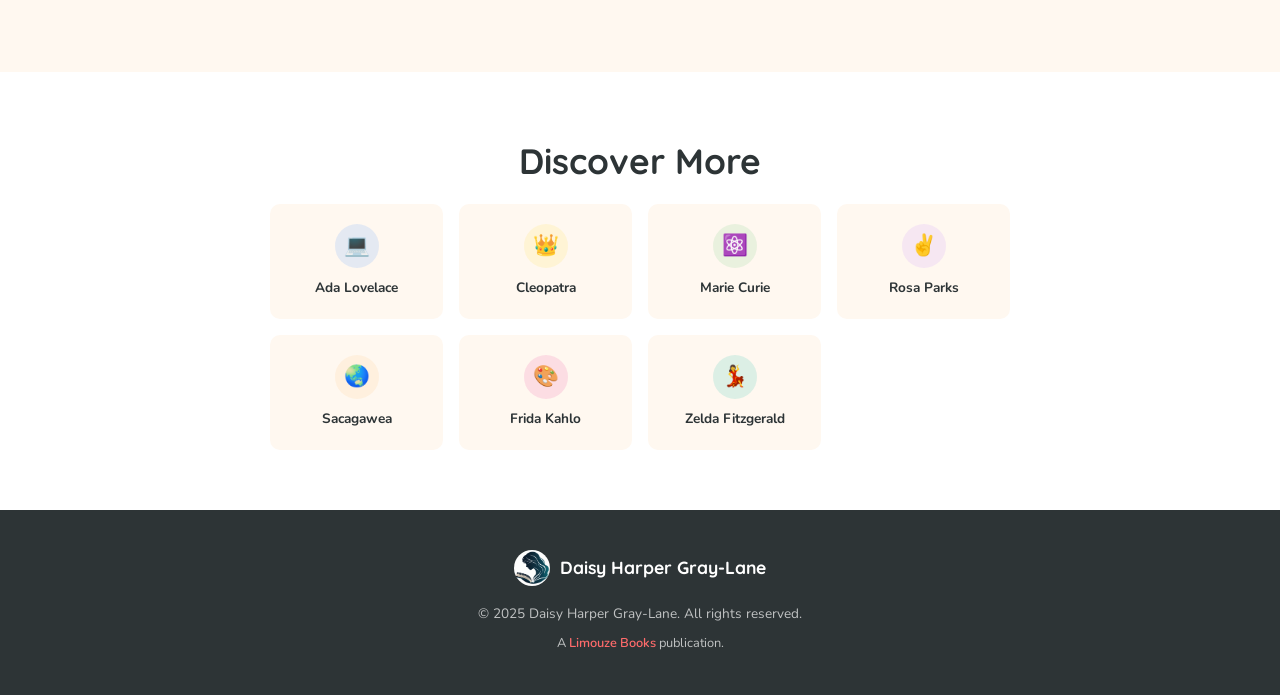
<file: amelia-earhart.html>
<!DOCTYPE html>
<html lang="en">
<head>
  <meta charset="UTF-8">
  <meta name="viewport" content="width=device-width, initial-scale=1.0">
  <title>Amelia Earhart | Brilliant Women, Remarkable Stories</title>
  <link rel="icon" href="assets/logo.png" type="image/png">
  <link rel="preconnect" href="https://fonts.googleapis.com">
  <link rel="preconnect" href="https://fonts.gstatic.com" crossorigin>
  <link href="https://fonts.googleapis.com/css2?family=Nunito:wght@400;600;700&family=Quicksand:wght@500;600;700&display=swap" rel="stylesheet">
    <meta name="description" content="Amelia Earhart for kids: an illustrated children's book from the Brilliant Women, Remarkable Stories series — her life, her courage and why she changed the world. Available on Amazon.">
  <link rel="canonical" href="https://daisy-harper-gray-lane.vercel.app/amelia-earhart.html">
  <meta property="og:type" content="website">
  <meta property="og:url" content="https://daisy-harper-gray-lane.vercel.app/amelia-earhart.html">
  <meta property="og:site_name" content="Daisy Harper Gray-Lane">
  <meta property="og:title" content="Amelia Earhart | Brilliant Women, Remarkable Stories">
  <meta property="og:description" content="Amelia Earhart for kids: an illustrated children's book from the Brilliant Women, Remarkable Stories series — her life, her courage and why she changed the world. Available on Amazon.">
  <meta property="og:image" content="https://daisy-harper-gray-lane.vercel.app/assets/covers/amelia-earhart.png">
  <meta name="twitter:card" content="summary">
  <script type="application/ld+json">{"@context": "https://schema.org", "@type": "Book", "name": "Amelia Earhart (Brilliant Women, Remarkable Stories)", "bookFormat": "https://schema.org/Paperback", "inLanguage": "en", "isbn": "106664750X", "url": "https://daisy-harper-gray-lane.vercel.app/amelia-earhart.html", "image": "https://daisy-harper-gray-lane.vercel.app/assets/covers/amelia-earhart.png", "author": {"@type": "Person", "name": "Daisy Harper Gray-Lane"}, "publisher": {"@type": "Organization", "name": "Limouze Books", "url": "https://limouze-books.vercel.app"}, "about": {"@type": "Person", "name": "Amelia Earhart"}}</script>
  <link rel="stylesheet" href="style.css">
</head>
<body>

  <nav class="navbar">
    <div class="container">
      <a href="index.html" class="nav-logo">
        <img src="assets/logo.png" alt="Logo">
        <span>Daisy Harper Gray-Lane</span>
      </a>
      <button class="nav-toggle" aria-label="Toggle menu">&#9776;</button>
      <div class="nav-links">
        <a href="index.html">Home</a>
        <a href="about.html">About Daisy</a>
        <a href="books.html" class="active">The Series</a>
      </div>
    </div>
  </nav>

  <section class="woman-hero">
    <div class="container">
      <a href="books.html" class="back-link">&#8592; Back to the Series</a>
      <div class="hero-content">
        <div class="hero-icon icon-amelia">&#9992;&#65039;</div>
        <h1>Amelia Earhart</h1>
        <p class="hero-subtitle">The Woman Who Soared Above the Clouds</p>
        <span class="hero-field" style="background: rgba(255,107,107,0.15); color: var(--coral);">Aviation &amp; Exploration</span>
      </div>
    </div>
  </section>

  <section class="book-cover-section">
    <div class="container">
      <div class="book-cover-wrapper">
        <div class="book-cover">
          <img src="assets/covers/amelia-earhart.png" alt="Amelia Earhart book cover">
        </div>
      </div>
      <p class="book-caption">From the Brilliant Women, Remarkable Stories series</p>
      <div class="buy-panel">
        <p class="buy-panel-title">Get the book</p>
        <div class="card-buttons"><a href="https://www.amazon.com/dp/106664750X" data-asin="106664750X" class="card-buy buy-amazon" target="_blank" rel="noopener"><svg xmlns="http://www.w3.org/2000/svg" width="12" height="12" viewBox="0 0 24 24" fill="none" stroke="currentColor" stroke-width="2.5" stroke-linecap="round" stroke-linejoin="round"><circle cx="9" cy="21" r="1"/><circle cx="20" cy="21" r="1"/><path d="M1 1h4l2.68 13.39a2 2 0 0 0 2 1.61h9.72a2 2 0 0 0 2-1.61L23 6H6"/></svg> Amazon</a><a href="https://shop.ingramspark.com/b/084?params=ST2w9G4k2vSE6LTng28ueLPOT2IVWlzahM2rUONIP7v" class="card-buy-alt" target="_blank" rel="noopener" title="Printed and shipped in the UK and the US">IngramSpark <small>UK &amp; US</small></a></div>
        <p class="mkt-label">Your Amazon store</p>
        <div class="mkt-bar mkt-bar-compact"></div>
      </div>
    </div>
  </section>

  <section style="padding-top: 40px;">
    <div class="container">
      <div class="facts-grid fade-in">
        <div class="fact-card">
          <div class="fact-value">1897</div>
          <div class="fact-label">Born in Kansas</div>
        </div>
        <div class="fact-card">
          <div class="fact-value">1932</div>
          <div class="fact-label">First woman solo across the Atlantic</div>
        </div>
        <div class="fact-card">
          <div class="fact-value">29,000</div>
          <div class="fact-label">Miles of her round-the-world attempt</div>
        </div>
      </div>
    </div>
  </section>

  <section>
    <div class="container">
      <h2 class="section-title">Her Story</h2>
      <p class="section-subtitle">The life of a fearless aviator who pushed every boundary.</p>

      <div class="timeline">
        <div class="timeline-item fade-in">
          <div class="year">1897</div>
          <h3>A Spirited Childhood</h3>
          <p>Born in Atchison, Kansas, Amelia loved exploring from the start. She spent hours reading adventure stories, climbing trees, hunting rats with a rifle, and sledding downhill with her sister Pidge.</p>
        </div>

        <div class="timeline-item fade-in">
          <div class="year">1917</div>
          <h3>Inspired by Courage</h3>
          <p>While visiting Toronto, Amelia saw wounded soldiers returning from World War I. She trained as a nurse's aide and worked at a military hospital, where stories from pilots first sparked her interest in aviation.</p>
        </div>

        <div class="timeline-item fade-in">
          <div class="year">1920&ndash;1921</div>
          <h3>Learning to Fly</h3>
          <p>After her first flight at a fair in Long Beach, California, Amelia was determined to become a pilot. She studied aviation intensively and within six months bought her first plane &mdash; a bright yellow biplane she named the Canary.</p>
        </div>

        <div class="timeline-item fade-in">
          <div class="year">1922</div>
          <h3>First Record</h3>
          <p>Amelia set her first aviation record, becoming the first female aviator to reach an altitude of 4,300 meters &mdash; a significant milestone in her rise to fame.</p>
        </div>

        <div class="timeline-item fade-in">
          <div class="year">1928</div>
          <h3>Crossing the Atlantic</h3>
          <p>She flew across the Atlantic from Newfoundland to Wales with pilot Wilmer Stoltz and mechanic Louis Gordon. Though she wasn't piloting, the flight solidified her reputation as a pioneering aviator.</p>
        </div>

        <div class="timeline-item fade-in">
          <div class="year">1932</div>
          <h3>Solo Across the Atlantic</h3>
          <p>Amelia made history by flying solo across the Atlantic in a red Lockheed Vega. After nearly 15 hours battling strong winds, icy conditions, and mechanical issues, she landed in Northern Ireland. The press dubbed her "Lady Lindy."</p>
        </div>

        <div class="timeline-item fade-in">
          <div class="year">1937</div>
          <h3>The Final Flight</h3>
          <p>Amelia set out on a 29,000-mile journey around the world. After completing over 22,000 miles, she disappeared over the Pacific near Howland Island. Her disappearance remains one of aviation's greatest mysteries.</p>
        </div>
      </div>

      <div class="quote-block fade-in">
        "The most effective way to do it, is to do it."
        <br><strong>&mdash; Amelia Earhart</strong>
      </div>
    </div>
  </section>

  <section class="other-women">
    <div class="container">
      <h2 class="section-title">Discover More</h2>
      <div class="other-women-grid">
        <a href="ada-lovelace.html" class="other-woman-link">
          <div class="mini-icon icon-ada">&#128187;</div>
          <span>Ada Lovelace</span>
        </a>
        <a href="cleopatra.html" class="other-woman-link">
          <div class="mini-icon icon-cleopatra">&#128081;</div>
          <span>Cleopatra</span>
        </a>
        <a href="marie-curie.html" class="other-woman-link">
          <div class="mini-icon icon-marie">&#9883;&#65039;</div>
          <span>Marie Curie</span>
        </a>
        <a href="rosa-parks.html" class="other-woman-link">
          <div class="mini-icon icon-rosa">&#9996;&#65039;</div>
          <span>Rosa Parks</span>
        </a>
        <a href="sacagawea.html" class="other-woman-link">
          <div class="mini-icon icon-sacagawea">&#127759;</div>
          <span>Sacagawea</span>
        </a>
        <a href="frida-kahlo.html" class="other-woman-link">
          <div class="mini-icon icon-frida">&#127912;</div>
          <span>Frida Kahlo</span>
        </a>
        <a href="zelda-fitzgerald.html" class="other-woman-link">
          <div class="mini-icon icon-zelda">&#128131;</div>
          <span>Zelda Fitzgerald</span>
        </a>
      </div>
    </div>
  </section>

  <footer class="footer">
    <div class="container">
      <div class="footer-logo">
        <img src="assets/logo.png" alt="Logo">
        <span>Daisy Harper Gray-Lane</span>
      </div>
      <p>&copy; 2025 Daisy Harper Gray-Lane. All rights reserved.</p>
      <p class="tgs-credit">A <a href="https://limouze-books.vercel.app" target="_blank" rel="noopener">Limouze Books</a> publication.</p>
    </div>
  </footer>

  <script src="main.js"></script>
  <script src="buy.js"></script>
</body>
</html>
</file>
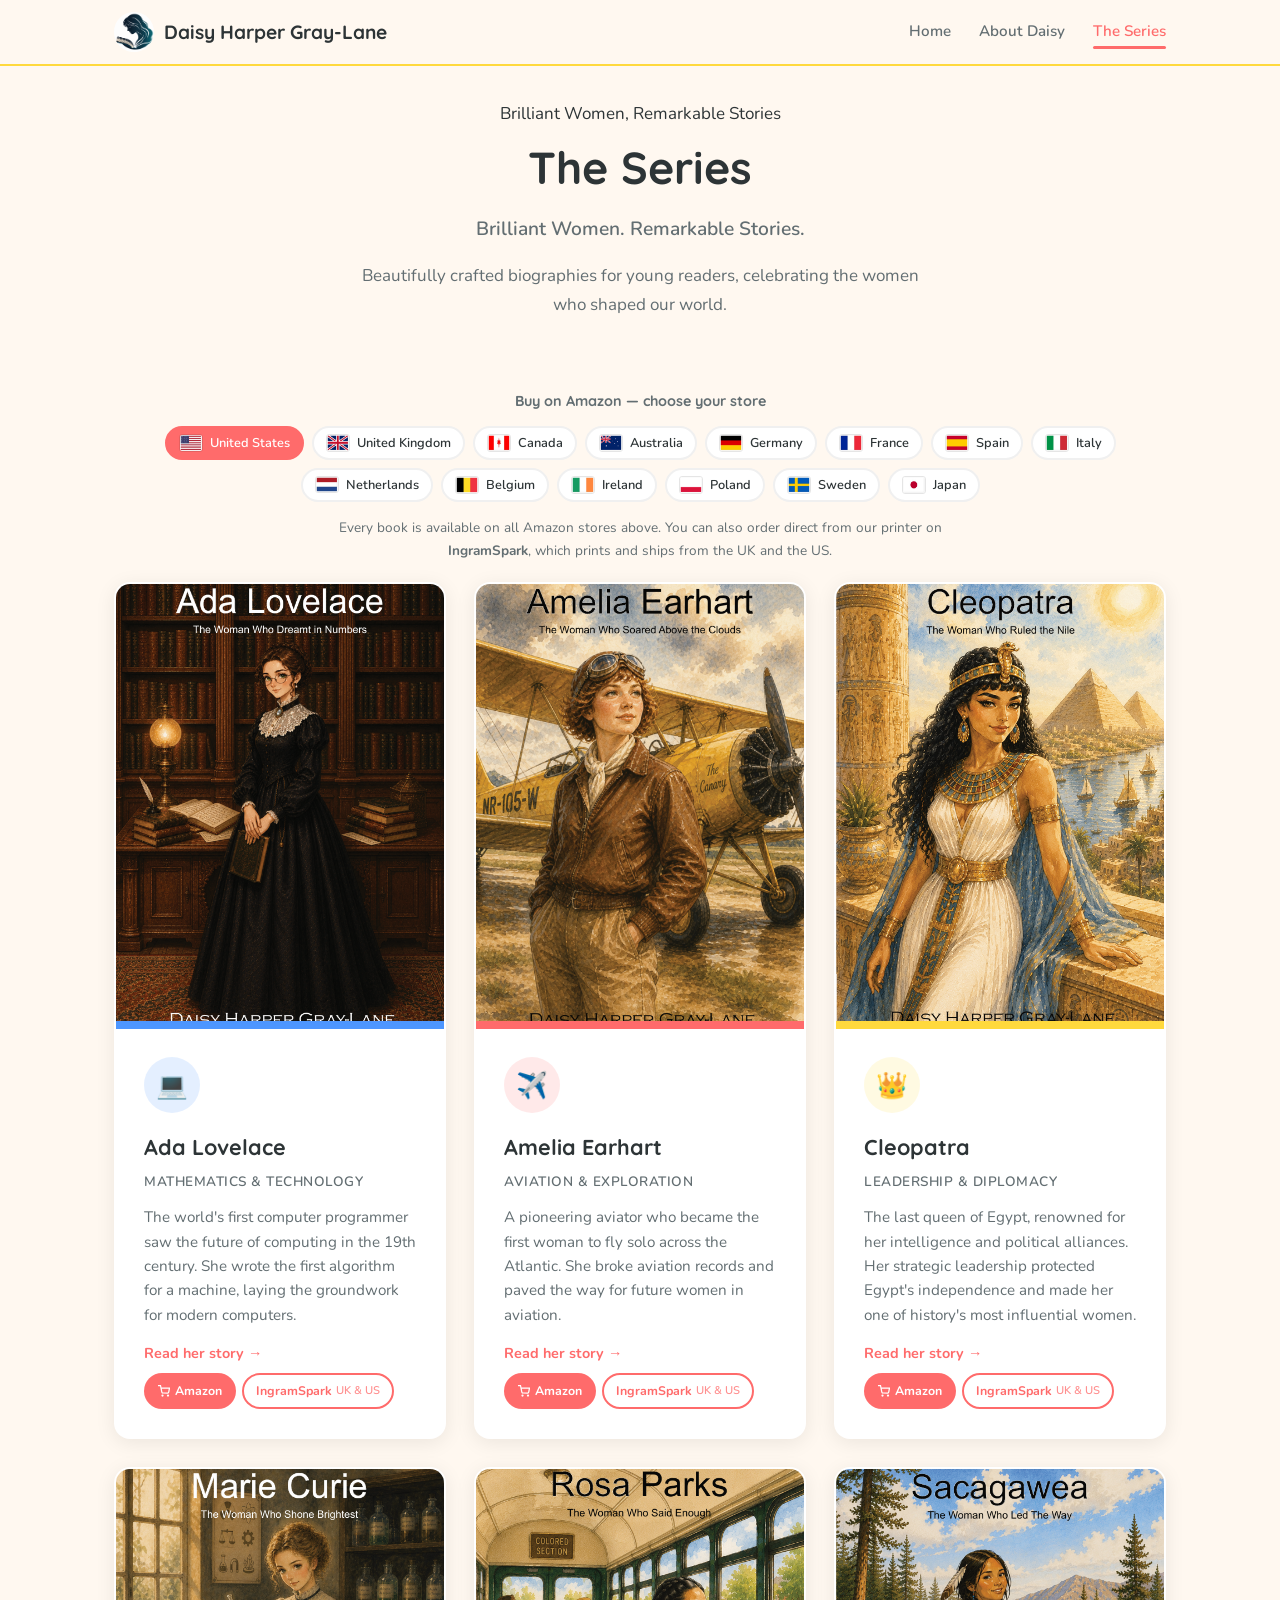
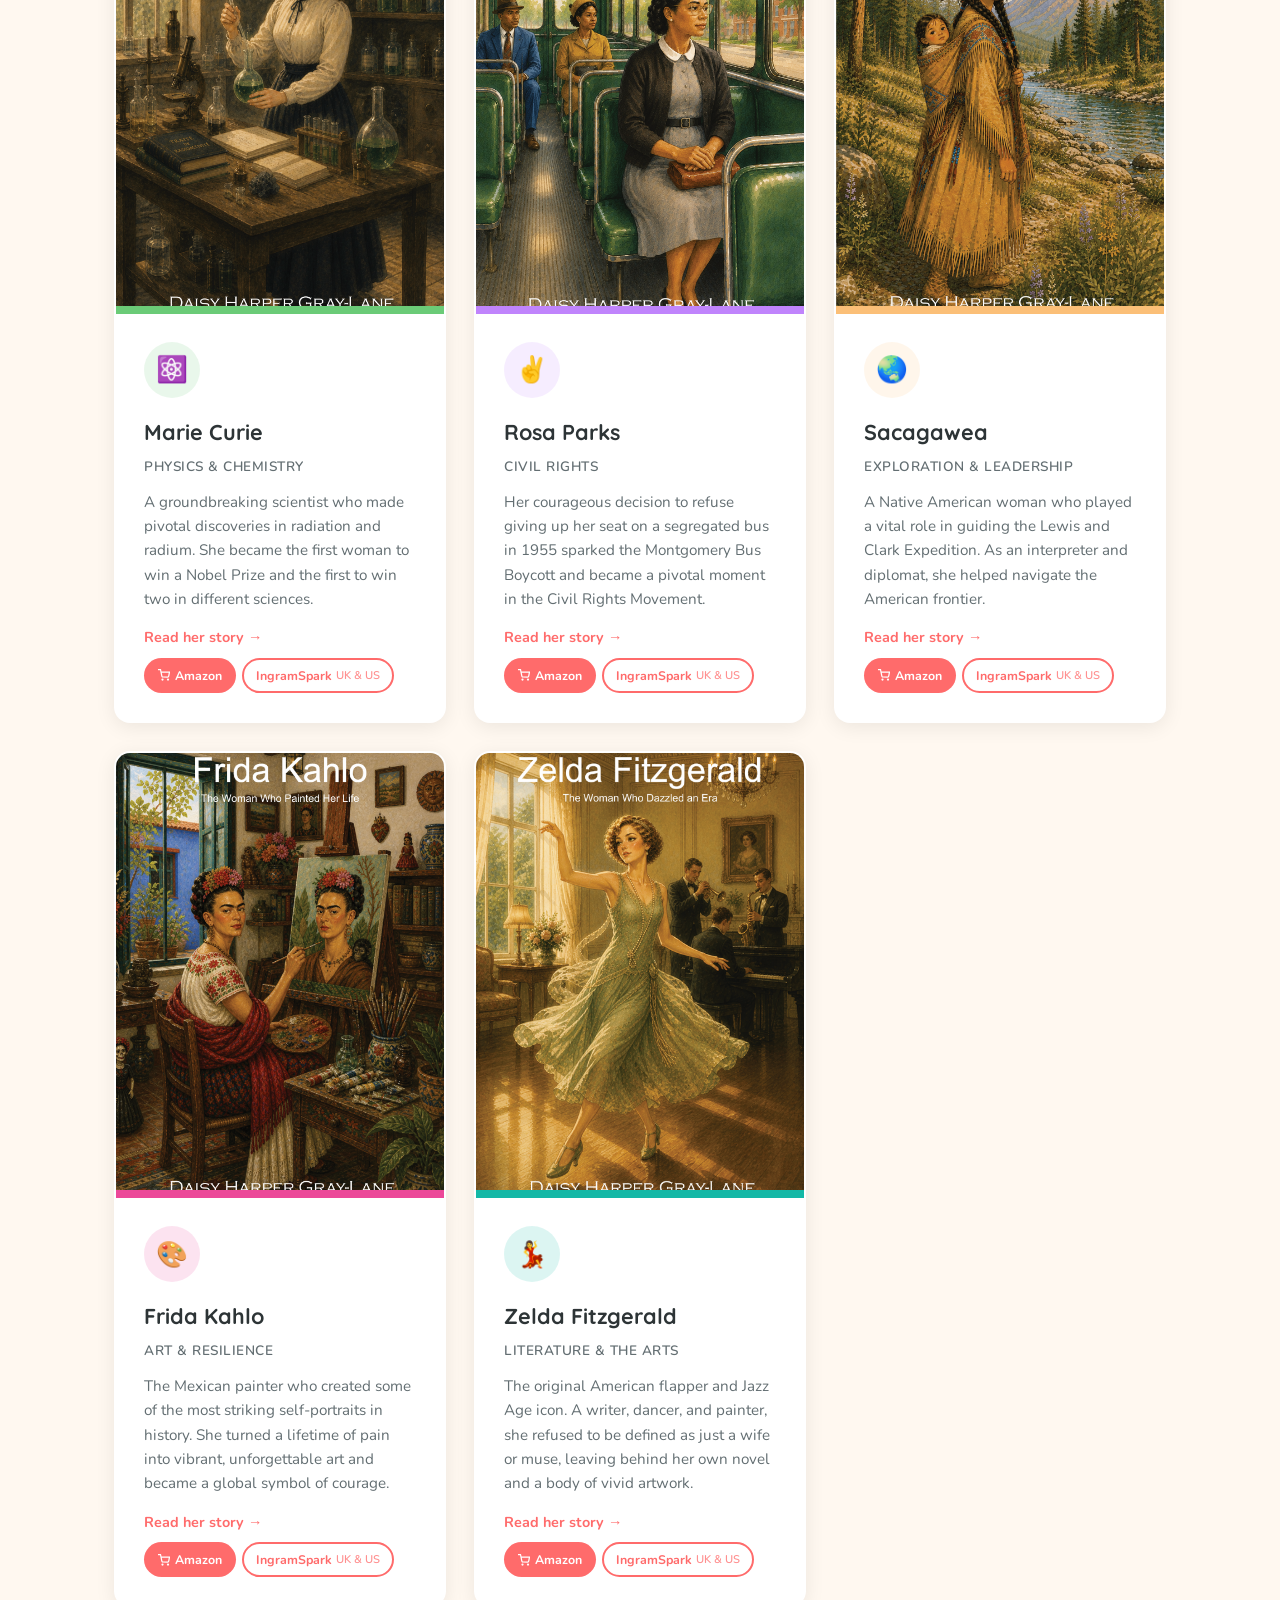
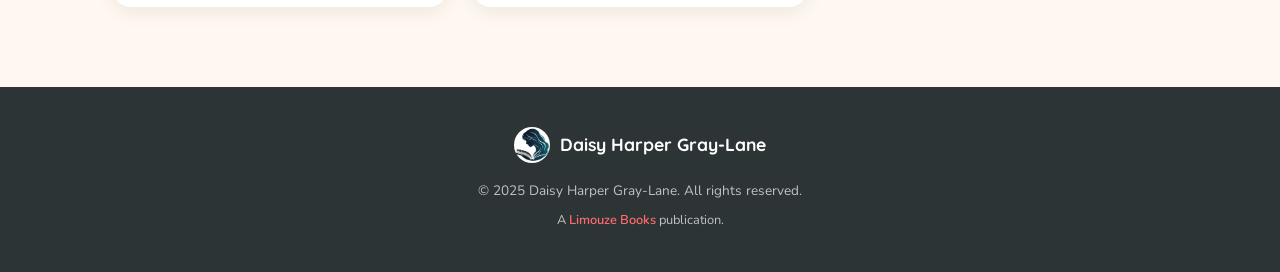
<file: books.html>
<!DOCTYPE html>
<html lang="en">
<head>
  <meta charset="UTF-8">
  <meta name="viewport" content="width=device-width, initial-scale=1.0">
  <title>Brilliant Women, Remarkable Stories | Daisy Harper Gray-Lane</title>
  <link rel="icon" href="assets/logo.png" type="image/png">
  <link rel="preconnect" href="https://fonts.googleapis.com">
  <link rel="preconnect" href="https://fonts.gstatic.com" crossorigin>
  <link href="https://fonts.googleapis.com/css2?family=Nunito:wght@400;600;700&family=Quicksand:wght@500;600;700&display=swap" rel="stylesheet">
    <meta name="description" content="The complete Brilliant Women, Remarkable Stories series: eight illustrated children's books about Ada Lovelace, Marie Curie, Rosa Parks, Amelia Earhart, Cleopatra, Sacagawea, Frida Kahlo and Zelda Fitzgerald.">
  <link rel="canonical" href="https://daisy-harper-gray-lane.vercel.app/books.html">
  <meta property="og:type" content="website">
  <meta property="og:url" content="https://daisy-harper-gray-lane.vercel.app/books.html">
  <meta property="og:site_name" content="Daisy Harper Gray-Lane">
  <meta property="og:title" content="Brilliant Women, Remarkable Stories | Daisy Harper Gray-Lane">
  <meta property="og:description" content="The complete Brilliant Women, Remarkable Stories series: eight illustrated children's books about Ada Lovelace, Marie Curie, Rosa Parks, Amelia Earhart, Cleopatra, Sacagawea, Frida Kahlo and Zelda Fitzgerald.">
  <meta property="og:image" content="https://daisy-harper-gray-lane.vercel.app/assets/daisy-portrait.png">
  <meta name="twitter:card" content="summary">
  <script type="application/ld+json">{"@context": "https://schema.org", "@type": "ItemList", "name": "Brilliant Women, Remarkable Stories", "numberOfItems": 8, "itemListElement": [{"@type": "ListItem", "position": 1, "name": "Ada Lovelace", "url": "https://daisy-harper-gray-lane.vercel.app/ada-lovelace.html"}, {"@type": "ListItem", "position": 2, "name": "Amelia Earhart", "url": "https://daisy-harper-gray-lane.vercel.app/amelia-earhart.html"}, {"@type": "ListItem", "position": 3, "name": "Cleopatra", "url": "https://daisy-harper-gray-lane.vercel.app/cleopatra.html"}, {"@type": "ListItem", "position": 4, "name": "Marie Curie", "url": "https://daisy-harper-gray-lane.vercel.app/marie-curie.html"}, {"@type": "ListItem", "position": 5, "name": "Rosa Parks", "url": "https://daisy-harper-gray-lane.vercel.app/rosa-parks.html"}, {"@type": "ListItem", "position": 6, "name": "Sacagawea", "url": "https://daisy-harper-gray-lane.vercel.app/sacagawea.html"}, {"@type": "ListItem", "position": 7, "name": "Frida Kahlo", "url": "https://daisy-harper-gray-lane.vercel.app/frida-kahlo.html"}, {"@type": "ListItem", "position": 8, "name": "Zelda Fitzgerald", "url": "https://daisy-harper-gray-lane.vercel.app/zelda-fitzgerald.html"}]}</script>
  <link rel="stylesheet" href="style.css">
</head>
<body>

  <nav class="navbar">
    <div class="container">
      <a href="index.html" class="nav-logo">
        <img src="assets/logo.png" alt="Logo">
        <span>Daisy Harper Gray-Lane</span>
      </a>
      <button class="nav-toggle" aria-label="Toggle menu">&#9776;</button>
      <div class="nav-links">
        <a href="index.html">Home</a>
        <a href="about.html">About Daisy</a>
        <a href="books.html" class="active">The Series</a>
      </div>
    </div>
  </nav>

  <section class="woman-hero">
    <div class="container">
      <div class="hero-content">
        <span class="series-badge" style="margin-bottom: 20px;">Brilliant Women, Remarkable Stories</span>
        <h1>The Series</h1>
        <p class="hero-subtitle">Brilliant Women. Remarkable Stories.</p>
        <p style="color: var(--gray); max-width: 560px; margin: 16px auto 0;">Beautifully crafted biographies for young readers, celebrating the women who shaped our world.</p>
      </div>
    </div>
  </section>

  <section class="store-section">
    <div class="container">
      <p class="mkt-label">Buy on Amazon &mdash; choose your store</p>
      <div class="mkt-bar" id="store"></div>
      <p class="mkt-note">Every book is available on all Amazon stores above. You can also order direct from our printer on <strong>IngramSpark</strong>, which prints and ships from the UK and the US.</p>
    </div>
  </section>

  <section style="padding-top: 20px;">
    <div class="container">
      <div class="women-grid">

        <div class="woman-card fade-in" id="ada-lovelace" onclick="location.href='ada-lovelace.html'" style="cursor:pointer">
          <div class="card-cover-thumb"><img src="assets/covers/ada-lovelace.png" alt="Ada Lovelace book cover"></div>
          <div class="card-color color-ada"></div>
          <div class="card-body">
            <div class="card-icon icon-ada">&#128187;</div>
            <h3>Ada Lovelace</h3>
            <div class="card-field">Mathematics &amp; Technology</div>
            <p>The world's first computer programmer saw the future of computing in the 19th century. She wrote the first algorithm for a machine, laying the groundwork for modern computers.</p>
            <div class="card-actions">
              <span class="card-link">Read her story &#8594;</span>
              <span class="card-buttons"><a href="https://www.amazon.com/dp/1066647518" data-asin="1066647518" class="card-buy buy-amazon" target="_blank" rel="noopener" onclick="event.stopPropagation()"><svg xmlns="http://www.w3.org/2000/svg" width="12" height="12" viewBox="0 0 24 24" fill="none" stroke="currentColor" stroke-width="2.5" stroke-linecap="round" stroke-linejoin="round"><circle cx="9" cy="21" r="1"/><circle cx="20" cy="21" r="1"/><path d="M1 1h4l2.68 13.39a2 2 0 0 0 2 1.61h9.72a2 2 0 0 0 2-1.61L23 6H6"/></svg> Amazon</a><a href="https://shop.ingramspark.com/b/084?params=3JnPKHHS2jpt4BT8TM4rCjQZBtddoZW2Mf1omFhbI9W" class="card-buy-alt" target="_blank" rel="noopener" title="Printed and shipped in the UK and the US" onclick="event.stopPropagation()">IngramSpark <small>UK &amp; US</small></a></span>
            </div>
          </div>
        </div>

        <div class="woman-card fade-in" id="amelia-earhart" onclick="location.href='amelia-earhart.html'" style="cursor:pointer">
          <div class="card-cover-thumb"><img src="assets/covers/amelia-earhart.png" alt="Amelia Earhart book cover"></div>
          <div class="card-color color-amelia"></div>
          <div class="card-body">
            <div class="card-icon icon-amelia">&#9992;&#65039;</div>
            <h3>Amelia Earhart</h3>
            <div class="card-field">Aviation &amp; Exploration</div>
            <p>A pioneering aviator who became the first woman to fly solo across the Atlantic. She broke aviation records and paved the way for future women in aviation.</p>
            <div class="card-actions">
              <span class="card-link">Read her story &#8594;</span>
              <span class="card-buttons"><a href="https://www.amazon.com/dp/106664750X" data-asin="106664750X" class="card-buy buy-amazon" target="_blank" rel="noopener" onclick="event.stopPropagation()"><svg xmlns="http://www.w3.org/2000/svg" width="12" height="12" viewBox="0 0 24 24" fill="none" stroke="currentColor" stroke-width="2.5" stroke-linecap="round" stroke-linejoin="round"><circle cx="9" cy="21" r="1"/><circle cx="20" cy="21" r="1"/><path d="M1 1h4l2.68 13.39a2 2 0 0 0 2 1.61h9.72a2 2 0 0 0 2-1.61L23 6H6"/></svg> Amazon</a><a href="https://shop.ingramspark.com/b/084?params=ST2w9G4k2vSE6LTng28ueLPOT2IVWlzahM2rUONIP7v" class="card-buy-alt" target="_blank" rel="noopener" title="Printed and shipped in the UK and the US" onclick="event.stopPropagation()">IngramSpark <small>UK &amp; US</small></a></span>
            </div>
          </div>
        </div>

        <div class="woman-card fade-in" id="cleopatra" onclick="location.href='cleopatra.html'" style="cursor:pointer">
          <div class="card-cover-thumb"><img src="assets/covers/cleopatra.png" alt="Cleopatra book cover"></div>
          <div class="card-color color-cleopatra"></div>
          <div class="card-body">
            <div class="card-icon icon-cleopatra">&#128081;</div>
            <h3>Cleopatra</h3>
            <div class="card-field">Leadership &amp; Diplomacy</div>
            <p>The last queen of Egypt, renowned for her intelligence and political alliances. Her strategic leadership protected Egypt's independence and made her one of history's most influential women.</p>
            <div class="card-actions">
              <span class="card-link">Read her story &#8594;</span>
              <span class="card-buttons"><a href="https://www.amazon.com/dp/1066647526" data-asin="1066647526" class="card-buy buy-amazon" target="_blank" rel="noopener" onclick="event.stopPropagation()"><svg xmlns="http://www.w3.org/2000/svg" width="12" height="12" viewBox="0 0 24 24" fill="none" stroke="currentColor" stroke-width="2.5" stroke-linecap="round" stroke-linejoin="round"><circle cx="9" cy="21" r="1"/><circle cx="20" cy="21" r="1"/><path d="M1 1h4l2.68 13.39a2 2 0 0 0 2 1.61h9.72a2 2 0 0 0 2-1.61L23 6H6"/></svg> Amazon</a><a href="https://shop.ingramspark.com/b/084?params=iYpCa0giEfOv5NQnMzSvBGp06gUhhVVDBrapfSlisGR" class="card-buy-alt" target="_blank" rel="noopener" title="Printed and shipped in the UK and the US" onclick="event.stopPropagation()">IngramSpark <small>UK &amp; US</small></a></span>
            </div>
          </div>
        </div>

        <div class="woman-card fade-in" id="marie-curie" onclick="location.href='marie-curie.html'" style="cursor:pointer">
          <div class="card-cover-thumb"><img src="assets/covers/marie-curie.png" alt="Marie Curie book cover"></div>
          <div class="card-color color-marie"></div>
          <div class="card-body">
            <div class="card-icon icon-marie">&#9883;&#65039;</div>
            <h3>Marie Curie</h3>
            <div class="card-field">Physics &amp; Chemistry</div>
            <p>A groundbreaking scientist who made pivotal discoveries in radiation and radium. She became the first woman to win a Nobel Prize and the first to win two in different sciences.</p>
            <div class="card-actions">
              <span class="card-link">Read her story &#8594;</span>
              <span class="card-buttons"><a href="https://www.amazon.com/dp/1066647534" data-asin="1066647534" class="card-buy buy-amazon" target="_blank" rel="noopener" onclick="event.stopPropagation()"><svg xmlns="http://www.w3.org/2000/svg" width="12" height="12" viewBox="0 0 24 24" fill="none" stroke="currentColor" stroke-width="2.5" stroke-linecap="round" stroke-linejoin="round"><circle cx="9" cy="21" r="1"/><circle cx="20" cy="21" r="1"/><path d="M1 1h4l2.68 13.39a2 2 0 0 0 2 1.61h9.72a2 2 0 0 0 2-1.61L23 6H6"/></svg> Amazon</a><a href="https://shop.ingramspark.com/b/084?params=TbLeVsWd64GmqGkGvm5bgBJlTbf87RkeKjNBkBFmB8q" class="card-buy-alt" target="_blank" rel="noopener" title="Printed and shipped in the UK and the US" onclick="event.stopPropagation()">IngramSpark <small>UK &amp; US</small></a></span>
            </div>
          </div>
        </div>

        <div class="woman-card fade-in" id="rosa-parks" onclick="location.href='rosa-parks.html'" style="cursor:pointer">
          <div class="card-cover-thumb"><img src="assets/covers/rosa-parks.png" alt="Rosa Parks book cover"></div>
          <div class="card-color color-rosa"></div>
          <div class="card-body">
            <div class="card-icon icon-rosa">&#9996;&#65039;</div>
            <h3>Rosa Parks</h3>
            <div class="card-field">Civil Rights</div>
            <p>Her courageous decision to refuse giving up her seat on a segregated bus in 1955 sparked the Montgomery Bus Boycott and became a pivotal moment in the Civil Rights Movement.</p>
            <div class="card-actions">
              <span class="card-link">Read her story &#8594;</span>
              <span class="card-buttons"><a href="https://www.amazon.com/dp/1066647542" data-asin="1066647542" class="card-buy buy-amazon" target="_blank" rel="noopener" onclick="event.stopPropagation()"><svg xmlns="http://www.w3.org/2000/svg" width="12" height="12" viewBox="0 0 24 24" fill="none" stroke="currentColor" stroke-width="2.5" stroke-linecap="round" stroke-linejoin="round"><circle cx="9" cy="21" r="1"/><circle cx="20" cy="21" r="1"/><path d="M1 1h4l2.68 13.39a2 2 0 0 0 2 1.61h9.72a2 2 0 0 0 2-1.61L23 6H6"/></svg> Amazon</a><a href="https://shop.ingramspark.com/b/084?params=jiOEXz9cOBUoLqmDUFrWp1QVTXXnKuQ5HdiBFWy8hEL" class="card-buy-alt" target="_blank" rel="noopener" title="Printed and shipped in the UK and the US" onclick="event.stopPropagation()">IngramSpark <small>UK &amp; US</small></a></span>
            </div>
          </div>
        </div>

        <div class="woman-card fade-in" id="sacagawea" onclick="location.href='sacagawea.html'" style="cursor:pointer">
          <div class="card-cover-thumb"><img src="assets/covers/sacagawea.png" alt="Sacagawea book cover"></div>
          <div class="card-color color-sacagawea"></div>
          <div class="card-body">
            <div class="card-icon icon-sacagawea">&#127759;</div>
            <h3>Sacagawea</h3>
            <div class="card-field">Exploration &amp; Leadership</div>
            <p>A Native American woman who played a vital role in guiding the Lewis and Clark Expedition. As an interpreter and diplomat, she helped navigate the American frontier.</p>
            <div class="card-actions">
              <span class="card-link">Read her story &#8594;</span>
              <span class="card-buttons"><a href="https://www.amazon.com/dp/1066647550" data-asin="1066647550" class="card-buy buy-amazon" target="_blank" rel="noopener" onclick="event.stopPropagation()"><svg xmlns="http://www.w3.org/2000/svg" width="12" height="12" viewBox="0 0 24 24" fill="none" stroke="currentColor" stroke-width="2.5" stroke-linecap="round" stroke-linejoin="round"><circle cx="9" cy="21" r="1"/><circle cx="20" cy="21" r="1"/><path d="M1 1h4l2.68 13.39a2 2 0 0 0 2 1.61h9.72a2 2 0 0 0 2-1.61L23 6H6"/></svg> Amazon</a><a href="https://shop.ingramspark.com/b/084?params=SwrR5ikHtRGpwGpZ2elZeXfQIagsYyP56oIlr5gbc9v" class="card-buy-alt" target="_blank" rel="noopener" title="Printed and shipped in the UK and the US" onclick="event.stopPropagation()">IngramSpark <small>UK &amp; US</small></a></span>
            </div>
          </div>
        </div>

        <div class="woman-card fade-in" id="frida-kahlo" onclick="location.href='frida-kahlo.html'" style="cursor:pointer">
          <div class="card-cover-thumb"><img src="assets/covers/frida-kahlo.png" alt="Frida Kahlo book cover"></div>
          <div class="card-color color-frida"></div>
          <div class="card-body">
            <div class="card-icon icon-frida">&#127912;</div>
            <h3>Frida Kahlo</h3>
            <div class="card-field">Art &amp; Resilience</div>
            <p>The Mexican painter who created some of the most striking self-portraits in history. She turned a lifetime of pain into vibrant, unforgettable art and became a global symbol of courage.</p>
            <div class="card-actions">
              <span class="card-link">Read her story &#8594;</span>
              <span class="card-buttons"><a href="https://www.amazon.com/dp/1066647569" data-asin="1066647569" class="card-buy buy-amazon" target="_blank" rel="noopener" onclick="event.stopPropagation()"><svg xmlns="http://www.w3.org/2000/svg" width="12" height="12" viewBox="0 0 24 24" fill="none" stroke="currentColor" stroke-width="2.5" stroke-linecap="round" stroke-linejoin="round"><circle cx="9" cy="21" r="1"/><circle cx="20" cy="21" r="1"/><path d="M1 1h4l2.68 13.39a2 2 0 0 0 2 1.61h9.72a2 2 0 0 0 2-1.61L23 6H6"/></svg> Amazon</a><a href="https://shop.ingramspark.com/b/084?params=kmapzVzRz85uni5zyYzQfPBErgcbz7668uoPrTWILAX" class="card-buy-alt" target="_blank" rel="noopener" title="Printed and shipped in the UK and the US" onclick="event.stopPropagation()">IngramSpark <small>UK &amp; US</small></a></span>
            </div>
          </div>
        </div>

        <div class="woman-card fade-in" id="zelda-fitzgerald" onclick="location.href='zelda-fitzgerald.html'" style="cursor:pointer">
          <div class="card-cover-thumb"><img src="assets/covers/zelda-fitzgerald.png" alt="Zelda Fitzgerald book cover"></div>
          <div class="card-color color-zelda"></div>
          <div class="card-body">
            <div class="card-icon icon-zelda">&#128131;</div>
            <h3>Zelda Fitzgerald</h3>
            <div class="card-field">Literature &amp; the Arts</div>
            <p>The original American flapper and Jazz Age icon. A writer, dancer, and painter, she refused to be defined as just a wife or muse, leaving behind her own novel and a body of vivid artwork.</p>
            <div class="card-actions">
              <span class="card-link">Read her story &#8594;</span>
              <span class="card-buttons"><a href="https://www.amazon.com/dp/1066647577" data-asin="1066647577" class="card-buy buy-amazon" target="_blank" rel="noopener" onclick="event.stopPropagation()"><svg xmlns="http://www.w3.org/2000/svg" width="12" height="12" viewBox="0 0 24 24" fill="none" stroke="currentColor" stroke-width="2.5" stroke-linecap="round" stroke-linejoin="round"><circle cx="9" cy="21" r="1"/><circle cx="20" cy="21" r="1"/><path d="M1 1h4l2.68 13.39a2 2 0 0 0 2 1.61h9.72a2 2 0 0 0 2-1.61L23 6H6"/></svg> Amazon</a><a href="https://shop.ingramspark.com/b/084?params=N9TXbCcHNXxkQUzGgshOqltvY1Jc9tf8S9xMDdDWSC1" class="card-buy-alt" target="_blank" rel="noopener" title="Printed and shipped in the UK and the US" onclick="event.stopPropagation()">IngramSpark <small>UK &amp; US</small></a></span>
            </div>
          </div>
        </div>

      </div>
    </div>
  </section>

  <footer class="footer">
    <div class="container">
      <div class="footer-logo">
        <img src="assets/logo.png" alt="Logo">
        <span>Daisy Harper Gray-Lane</span>
      </div>
      <p>&copy; 2025 Daisy Harper Gray-Lane. All rights reserved.</p>
      <p class="tgs-credit">A <a href="https://limouze-books.vercel.app" target="_blank" rel="noopener">Limouze Books</a> publication.</p>
    </div>
  </footer>

  <script src="main.js"></script>
  <script src="buy.js"></script>
</body>
</html>
</file>
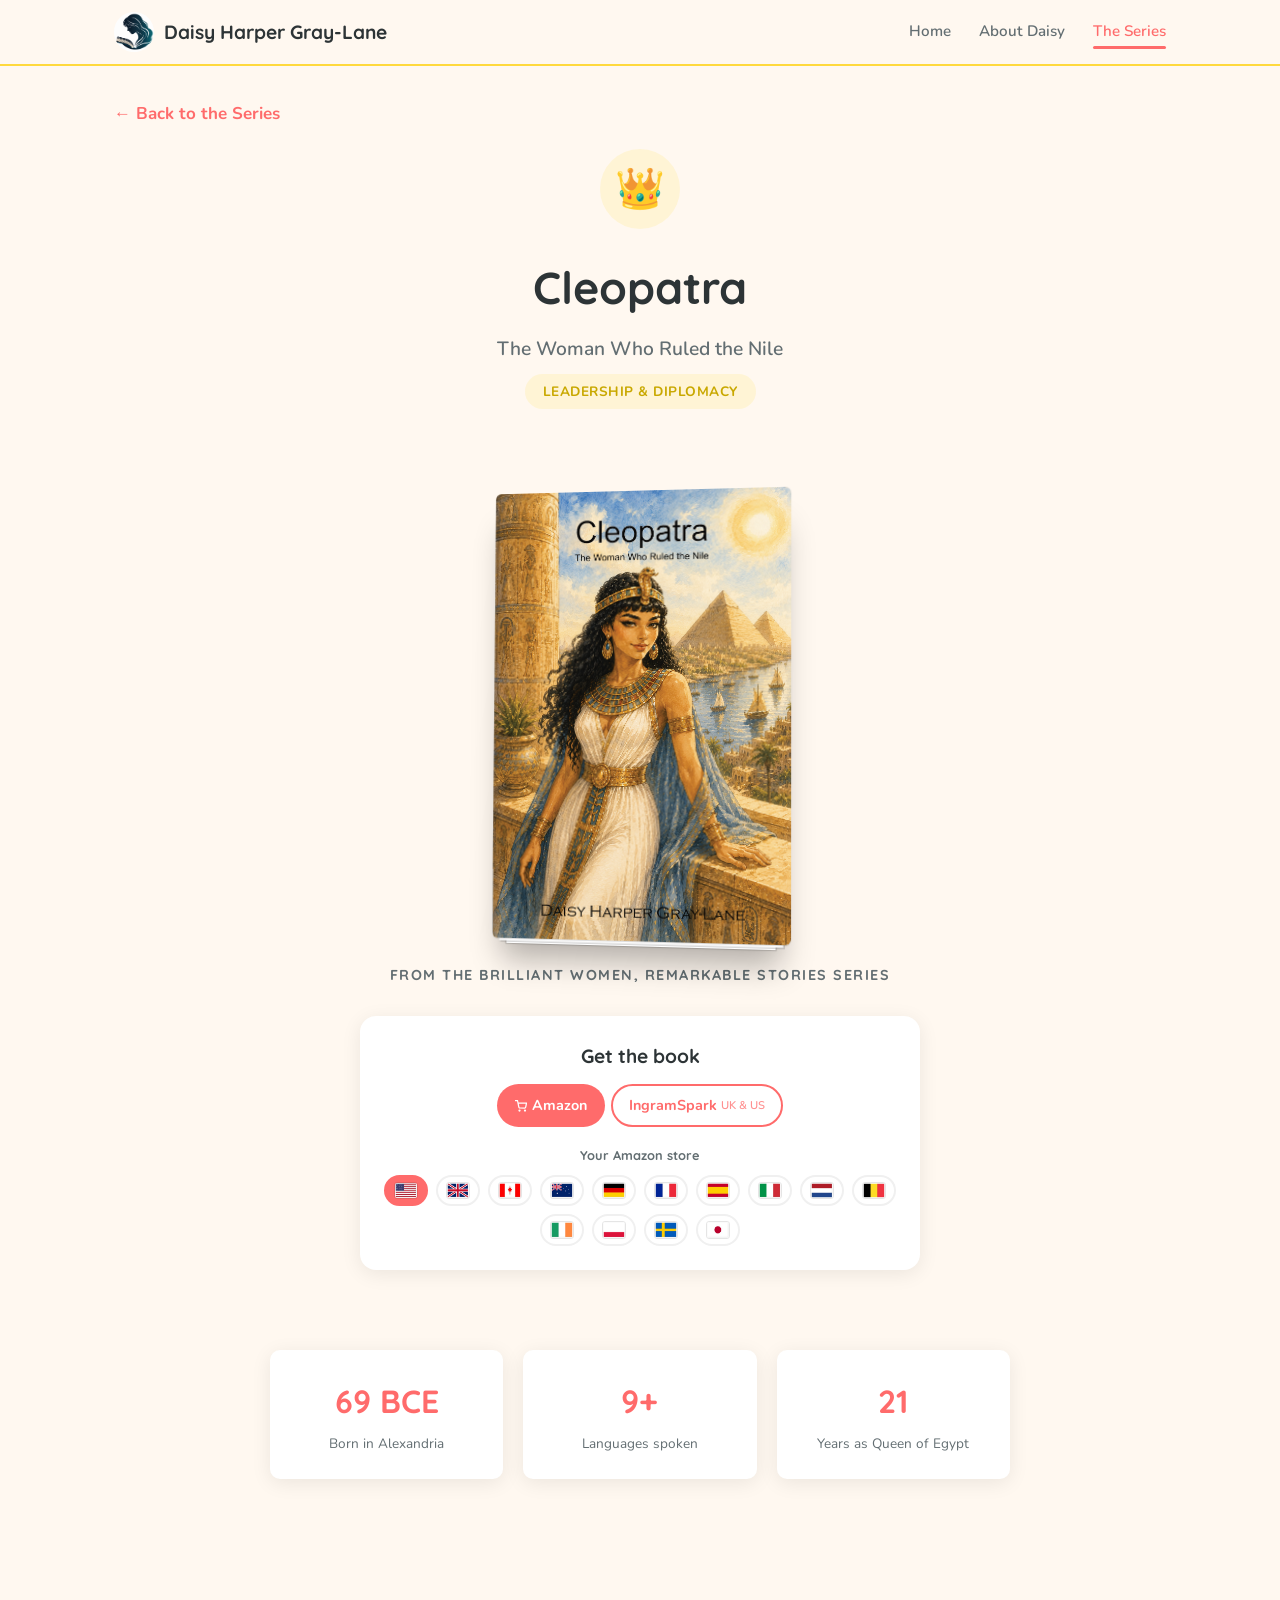
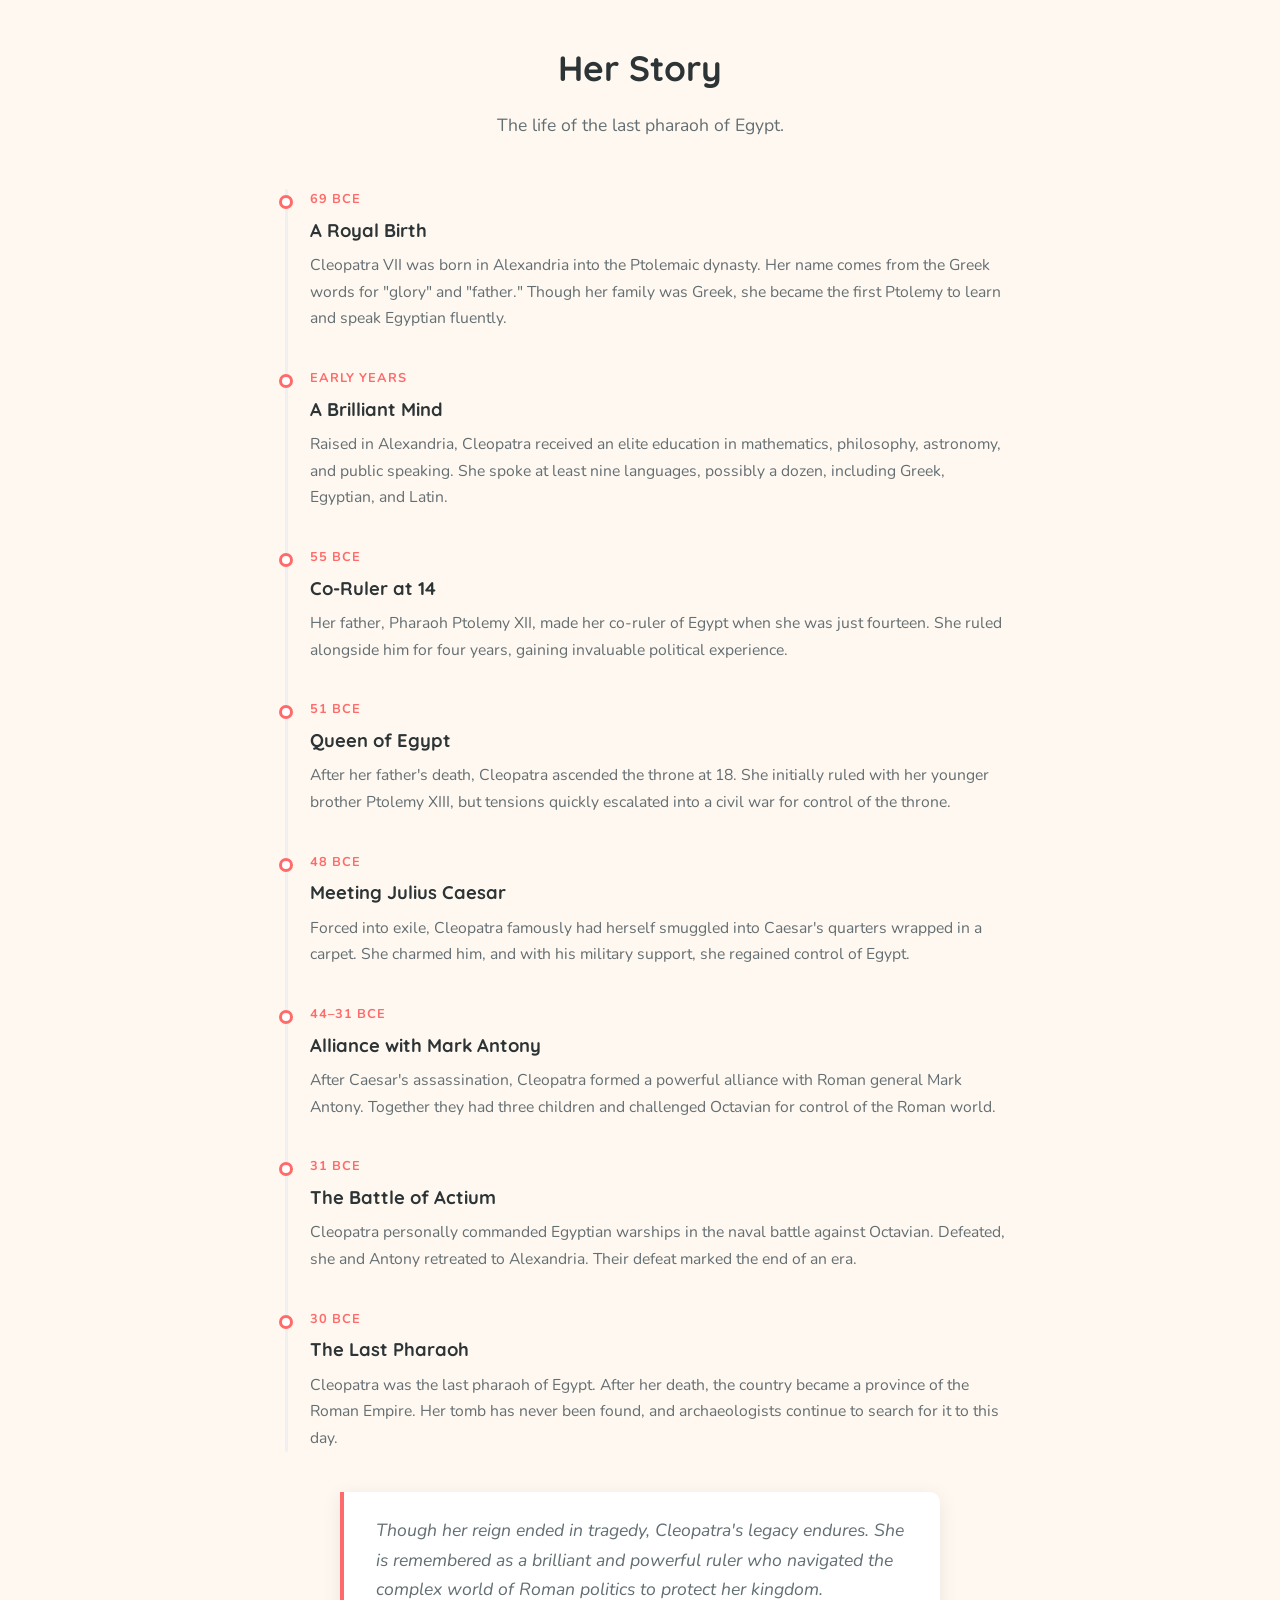
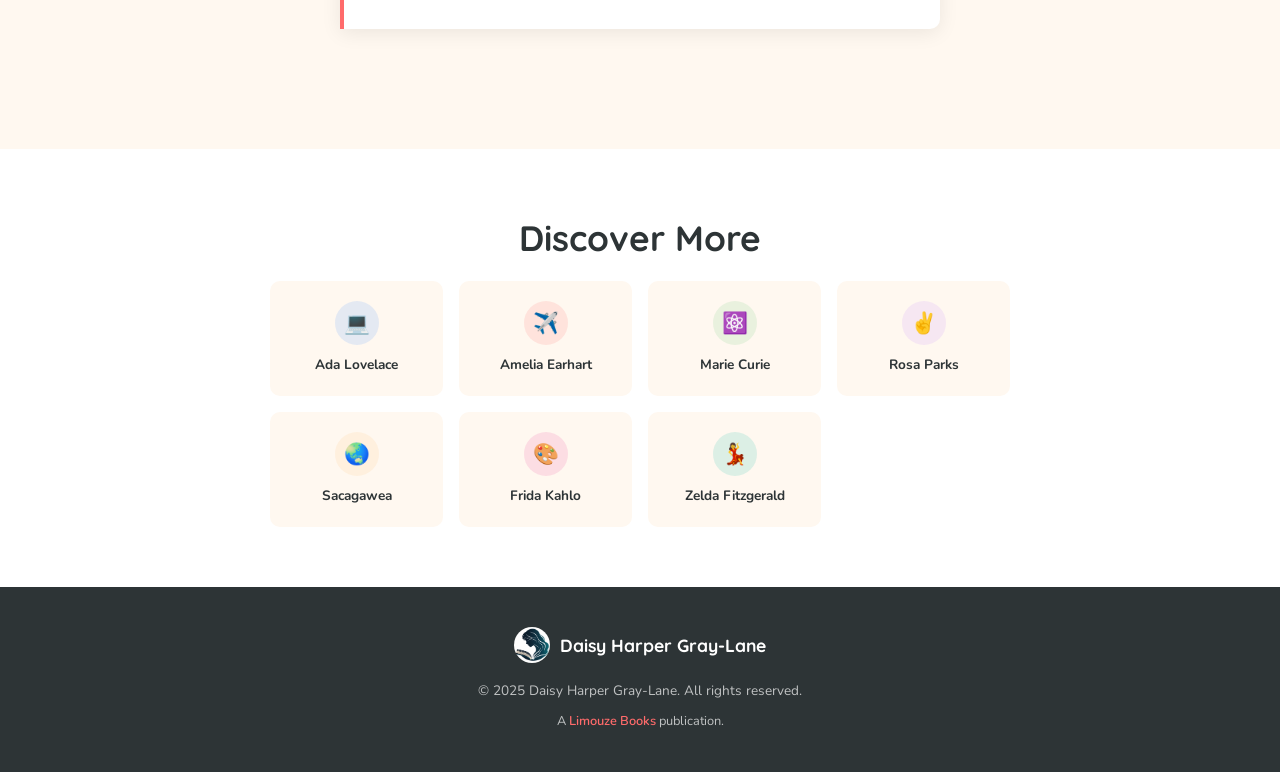
<file: cleopatra.html>
<!DOCTYPE html>
<html lang="en">
<head>
  <meta charset="UTF-8">
  <meta name="viewport" content="width=device-width, initial-scale=1.0">
  <title>Cleopatra | Brilliant Women, Remarkable Stories</title>
  <link rel="icon" href="assets/logo.png" type="image/png">
  <link rel="preconnect" href="https://fonts.googleapis.com">
  <link rel="preconnect" href="https://fonts.gstatic.com" crossorigin>
  <link href="https://fonts.googleapis.com/css2?family=Nunito:wght@400;600;700&family=Quicksand:wght@500;600;700&display=swap" rel="stylesheet">
    <meta name="description" content="Cleopatra for kids: an illustrated children's book from the Brilliant Women, Remarkable Stories series — her life, her courage and why she changed the world. Available on Amazon.">
  <link rel="canonical" href="https://daisy-harper-gray-lane.vercel.app/cleopatra.html">
  <meta property="og:type" content="website">
  <meta property="og:url" content="https://daisy-harper-gray-lane.vercel.app/cleopatra.html">
  <meta property="og:site_name" content="Daisy Harper Gray-Lane">
  <meta property="og:title" content="Cleopatra | Brilliant Women, Remarkable Stories">
  <meta property="og:description" content="Cleopatra for kids: an illustrated children's book from the Brilliant Women, Remarkable Stories series — her life, her courage and why she changed the world. Available on Amazon.">
  <meta property="og:image" content="https://daisy-harper-gray-lane.vercel.app/assets/covers/cleopatra.png">
  <meta name="twitter:card" content="summary">
  <script type="application/ld+json">{"@context": "https://schema.org", "@type": "Book", "name": "Cleopatra (Brilliant Women, Remarkable Stories)", "bookFormat": "https://schema.org/Paperback", "inLanguage": "en", "isbn": "1066647526", "url": "https://daisy-harper-gray-lane.vercel.app/cleopatra.html", "image": "https://daisy-harper-gray-lane.vercel.app/assets/covers/cleopatra.png", "author": {"@type": "Person", "name": "Daisy Harper Gray-Lane"}, "publisher": {"@type": "Organization", "name": "Limouze Books", "url": "https://limouze-books.vercel.app"}, "about": {"@type": "Person", "name": "Cleopatra"}}</script>
  <link rel="stylesheet" href="style.css">
</head>
<body>

  <nav class="navbar">
    <div class="container">
      <a href="index.html" class="nav-logo">
        <img src="assets/logo.png" alt="Logo">
        <span>Daisy Harper Gray-Lane</span>
      </a>
      <button class="nav-toggle" aria-label="Toggle menu">&#9776;</button>
      <div class="nav-links">
        <a href="index.html">Home</a>
        <a href="about.html">About Daisy</a>
        <a href="books.html" class="active">The Series</a>
      </div>
    </div>
  </nav>

  <section class="woman-hero">
    <div class="container">
      <a href="books.html" class="back-link">&#8592; Back to the Series</a>
      <div class="hero-content">
        <div class="hero-icon icon-cleopatra">&#128081;</div>
        <h1>Cleopatra</h1>
        <p class="hero-subtitle">The Woman Who Ruled the Nile</p>
        <span class="hero-field" style="background: rgba(255,217,61,0.15); color: #c9a800;">Leadership &amp; Diplomacy</span>
      </div>
    </div>
  </section>

  <section class="book-cover-section">
    <div class="container">
      <div class="book-cover-wrapper">
        <div class="book-cover">
          <img src="assets/covers/cleopatra.png" alt="Cleopatra book cover">
        </div>
      </div>
      <p class="book-caption">From the Brilliant Women, Remarkable Stories series</p>
      <div class="buy-panel">
        <p class="buy-panel-title">Get the book</p>
        <div class="card-buttons"><a href="https://www.amazon.com/dp/1066647526" data-asin="1066647526" class="card-buy buy-amazon" target="_blank" rel="noopener"><svg xmlns="http://www.w3.org/2000/svg" width="12" height="12" viewBox="0 0 24 24" fill="none" stroke="currentColor" stroke-width="2.5" stroke-linecap="round" stroke-linejoin="round"><circle cx="9" cy="21" r="1"/><circle cx="20" cy="21" r="1"/><path d="M1 1h4l2.68 13.39a2 2 0 0 0 2 1.61h9.72a2 2 0 0 0 2-1.61L23 6H6"/></svg> Amazon</a><a href="https://shop.ingramspark.com/b/084?params=iYpCa0giEfOv5NQnMzSvBGp06gUhhVVDBrapfSlisGR" class="card-buy-alt" target="_blank" rel="noopener" title="Printed and shipped in the UK and the US">IngramSpark <small>UK &amp; US</small></a></div>
        <p class="mkt-label">Your Amazon store</p>
        <div class="mkt-bar mkt-bar-compact"></div>
      </div>
    </div>
  </section>

  <section style="padding-top: 40px;">
    <div class="container">
      <div class="facts-grid fade-in">
        <div class="fact-card">
          <div class="fact-value">69 BCE</div>
          <div class="fact-label">Born in Alexandria</div>
        </div>
        <div class="fact-card">
          <div class="fact-value">9+</div>
          <div class="fact-label">Languages spoken</div>
        </div>
        <div class="fact-card">
          <div class="fact-value">21</div>
          <div class="fact-label">Years as Queen of Egypt</div>
        </div>
      </div>
    </div>
  </section>

  <section>
    <div class="container">
      <h2 class="section-title">Her Story</h2>
      <p class="section-subtitle">The life of the last pharaoh of Egypt.</p>

      <div class="timeline">
        <div class="timeline-item fade-in">
          <div class="year">69 BCE</div>
          <h3>A Royal Birth</h3>
          <p>Cleopatra VII was born in Alexandria into the Ptolemaic dynasty. Her name comes from the Greek words for "glory" and "father." Though her family was Greek, she became the first Ptolemy to learn and speak Egyptian fluently.</p>
        </div>

        <div class="timeline-item fade-in">
          <div class="year">Early Years</div>
          <h3>A Brilliant Mind</h3>
          <p>Raised in Alexandria, Cleopatra received an elite education in mathematics, philosophy, astronomy, and public speaking. She spoke at least nine languages, possibly a dozen, including Greek, Egyptian, and Latin.</p>
        </div>

        <div class="timeline-item fade-in">
          <div class="year">55 BCE</div>
          <h3>Co-Ruler at 14</h3>
          <p>Her father, Pharaoh Ptolemy XII, made her co-ruler of Egypt when she was just fourteen. She ruled alongside him for four years, gaining invaluable political experience.</p>
        </div>

        <div class="timeline-item fade-in">
          <div class="year">51 BCE</div>
          <h3>Queen of Egypt</h3>
          <p>After her father's death, Cleopatra ascended the throne at 18. She initially ruled with her younger brother Ptolemy XIII, but tensions quickly escalated into a civil war for control of the throne.</p>
        </div>

        <div class="timeline-item fade-in">
          <div class="year">48 BCE</div>
          <h3>Meeting Julius Caesar</h3>
          <p>Forced into exile, Cleopatra famously had herself smuggled into Caesar's quarters wrapped in a carpet. She charmed him, and with his military support, she regained control of Egypt.</p>
        </div>

        <div class="timeline-item fade-in">
          <div class="year">44&ndash;31 BCE</div>
          <h3>Alliance with Mark Antony</h3>
          <p>After Caesar's assassination, Cleopatra formed a powerful alliance with Roman general Mark Antony. Together they had three children and challenged Octavian for control of the Roman world.</p>
        </div>

        <div class="timeline-item fade-in">
          <div class="year">31 BCE</div>
          <h3>The Battle of Actium</h3>
          <p>Cleopatra personally commanded Egyptian warships in the naval battle against Octavian. Defeated, she and Antony retreated to Alexandria. Their defeat marked the end of an era.</p>
        </div>

        <div class="timeline-item fade-in">
          <div class="year">30 BCE</div>
          <h3>The Last Pharaoh</h3>
          <p>Cleopatra was the last pharaoh of Egypt. After her death, the country became a province of the Roman Empire. Her tomb has never been found, and archaeologists continue to search for it to this day.</p>
        </div>
      </div>

      <div class="quote-block fade-in">
        Though her reign ended in tragedy, Cleopatra's legacy endures. She is remembered as a brilliant and powerful ruler who navigated the complex world of Roman politics to protect her kingdom.
      </div>
    </div>
  </section>

  <section class="other-women">
    <div class="container">
      <h2 class="section-title">Discover More</h2>
      <div class="other-women-grid">
        <a href="ada-lovelace.html" class="other-woman-link">
          <div class="mini-icon icon-ada">&#128187;</div>
          <span>Ada Lovelace</span>
        </a>
        <a href="amelia-earhart.html" class="other-woman-link">
          <div class="mini-icon icon-amelia">&#9992;&#65039;</div>
          <span>Amelia Earhart</span>
        </a>
        <a href="marie-curie.html" class="other-woman-link">
          <div class="mini-icon icon-marie">&#9883;&#65039;</div>
          <span>Marie Curie</span>
        </a>
        <a href="rosa-parks.html" class="other-woman-link">
          <div class="mini-icon icon-rosa">&#9996;&#65039;</div>
          <span>Rosa Parks</span>
        </a>
        <a href="sacagawea.html" class="other-woman-link">
          <div class="mini-icon icon-sacagawea">&#127759;</div>
          <span>Sacagawea</span>
        </a>
        <a href="frida-kahlo.html" class="other-woman-link">
          <div class="mini-icon icon-frida">&#127912;</div>
          <span>Frida Kahlo</span>
        </a>
        <a href="zelda-fitzgerald.html" class="other-woman-link">
          <div class="mini-icon icon-zelda">&#128131;</div>
          <span>Zelda Fitzgerald</span>
        </a>
      </div>
    </div>
  </section>

  <footer class="footer">
    <div class="container">
      <div class="footer-logo">
        <img src="assets/logo.png" alt="Logo">
        <span>Daisy Harper Gray-Lane</span>
      </div>
      <p>&copy; 2025 Daisy Harper Gray-Lane. All rights reserved.</p>
      <p class="tgs-credit">A <a href="https://limouze-books.vercel.app" target="_blank" rel="noopener">Limouze Books</a> publication.</p>
    </div>
  </footer>

  <script src="main.js"></script>
  <script src="buy.js"></script>
</body>
</html>
</file>
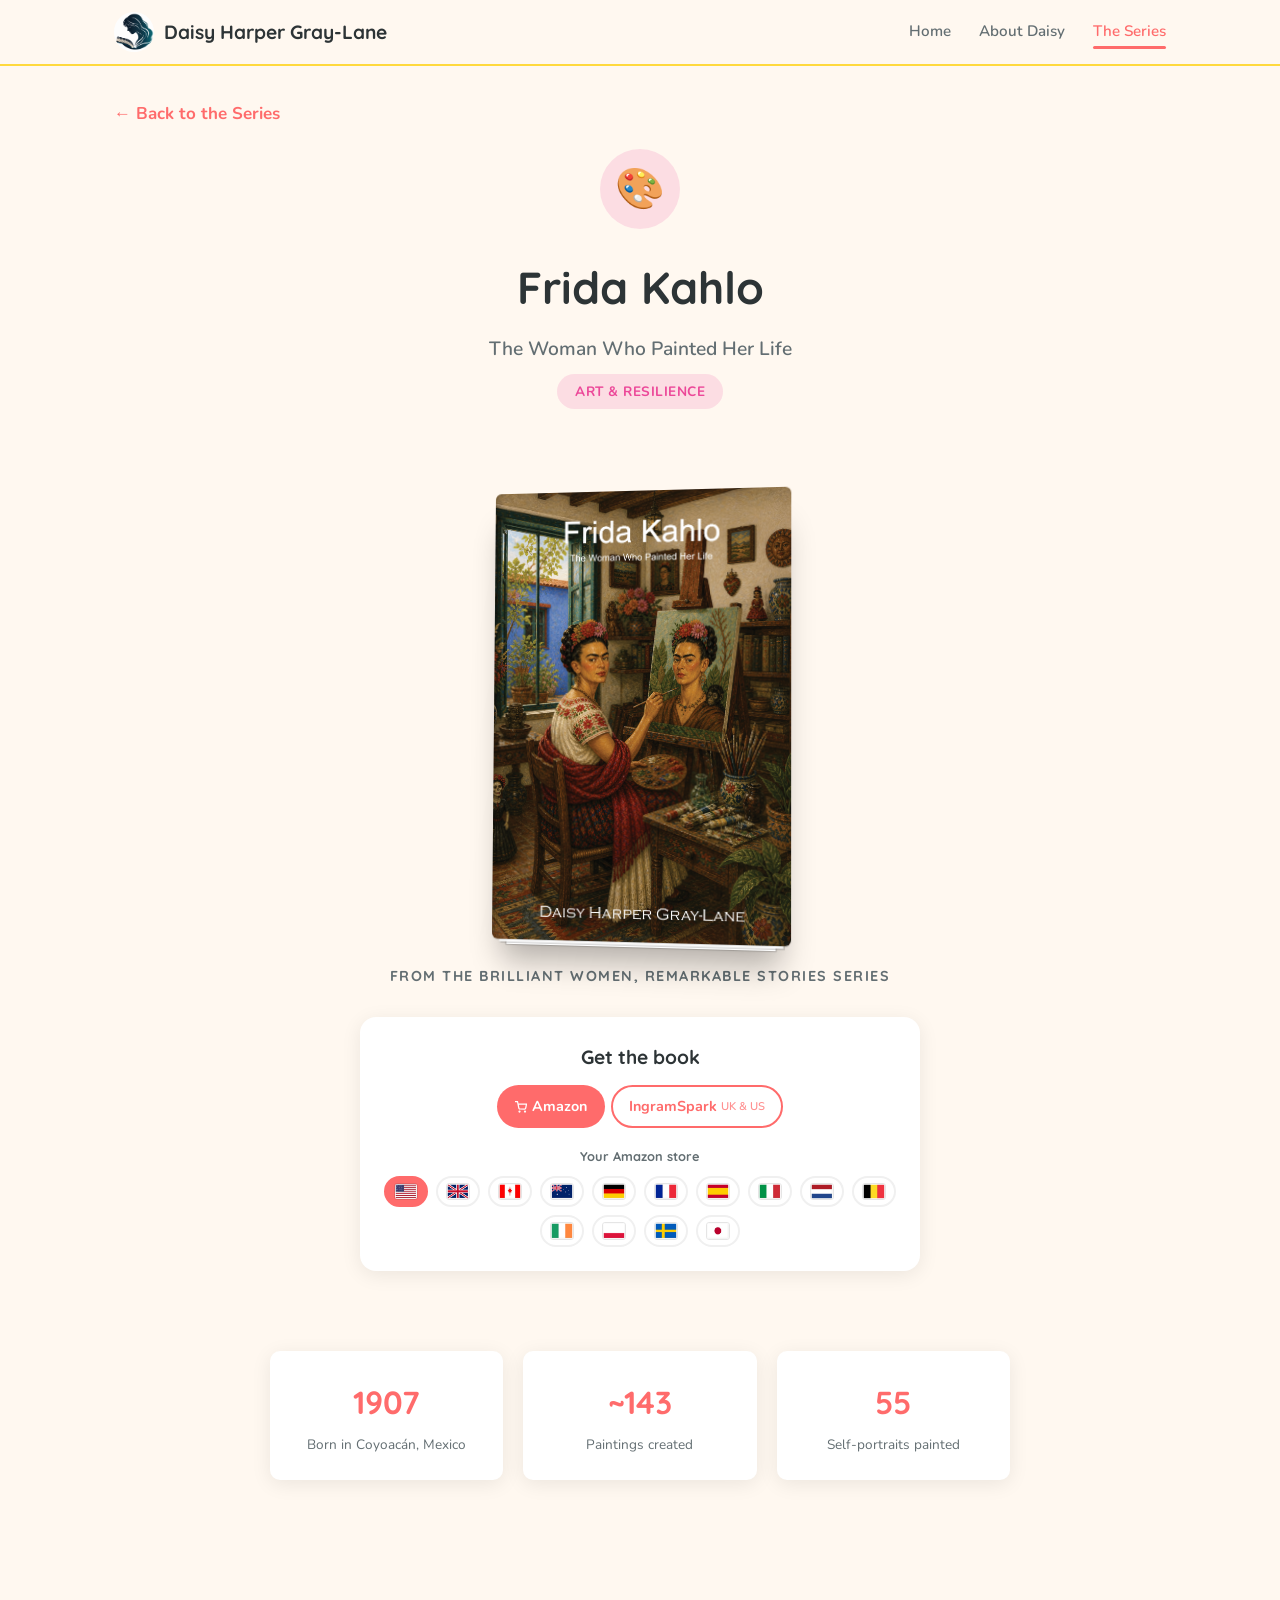
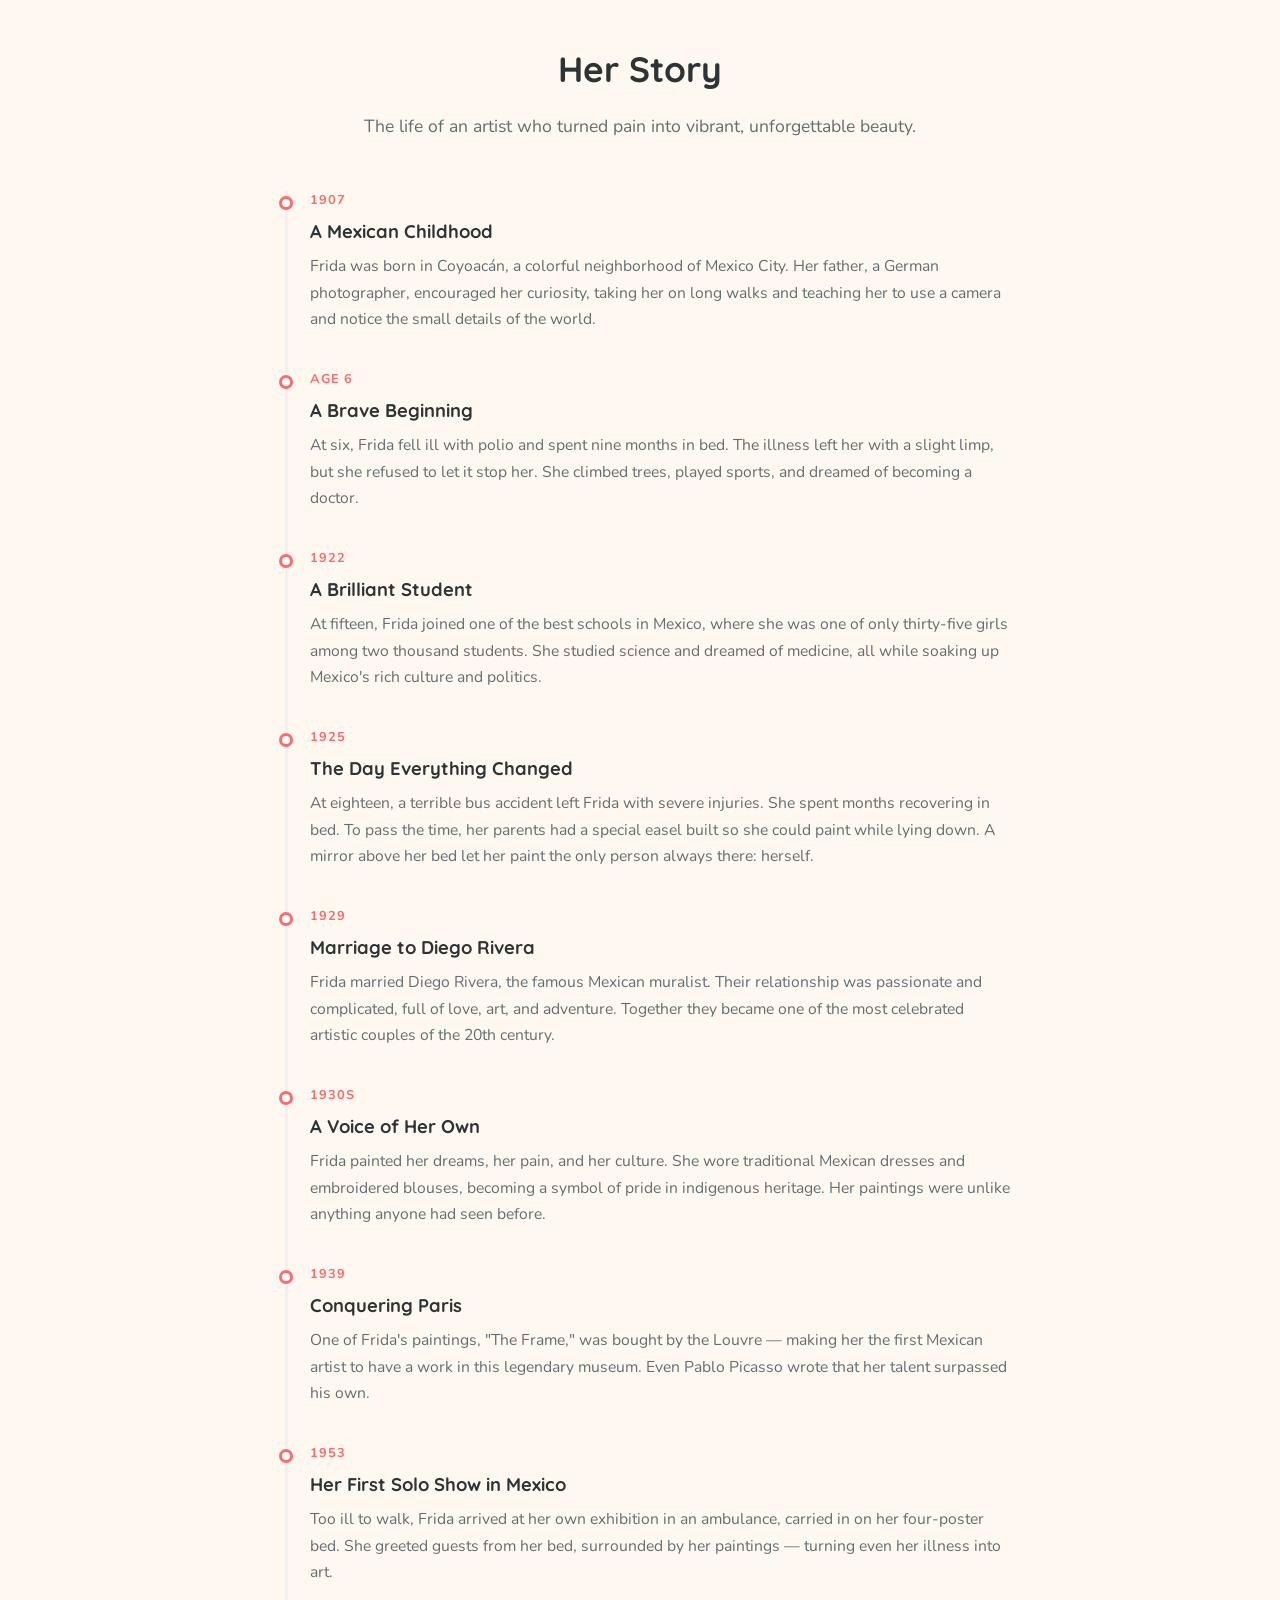
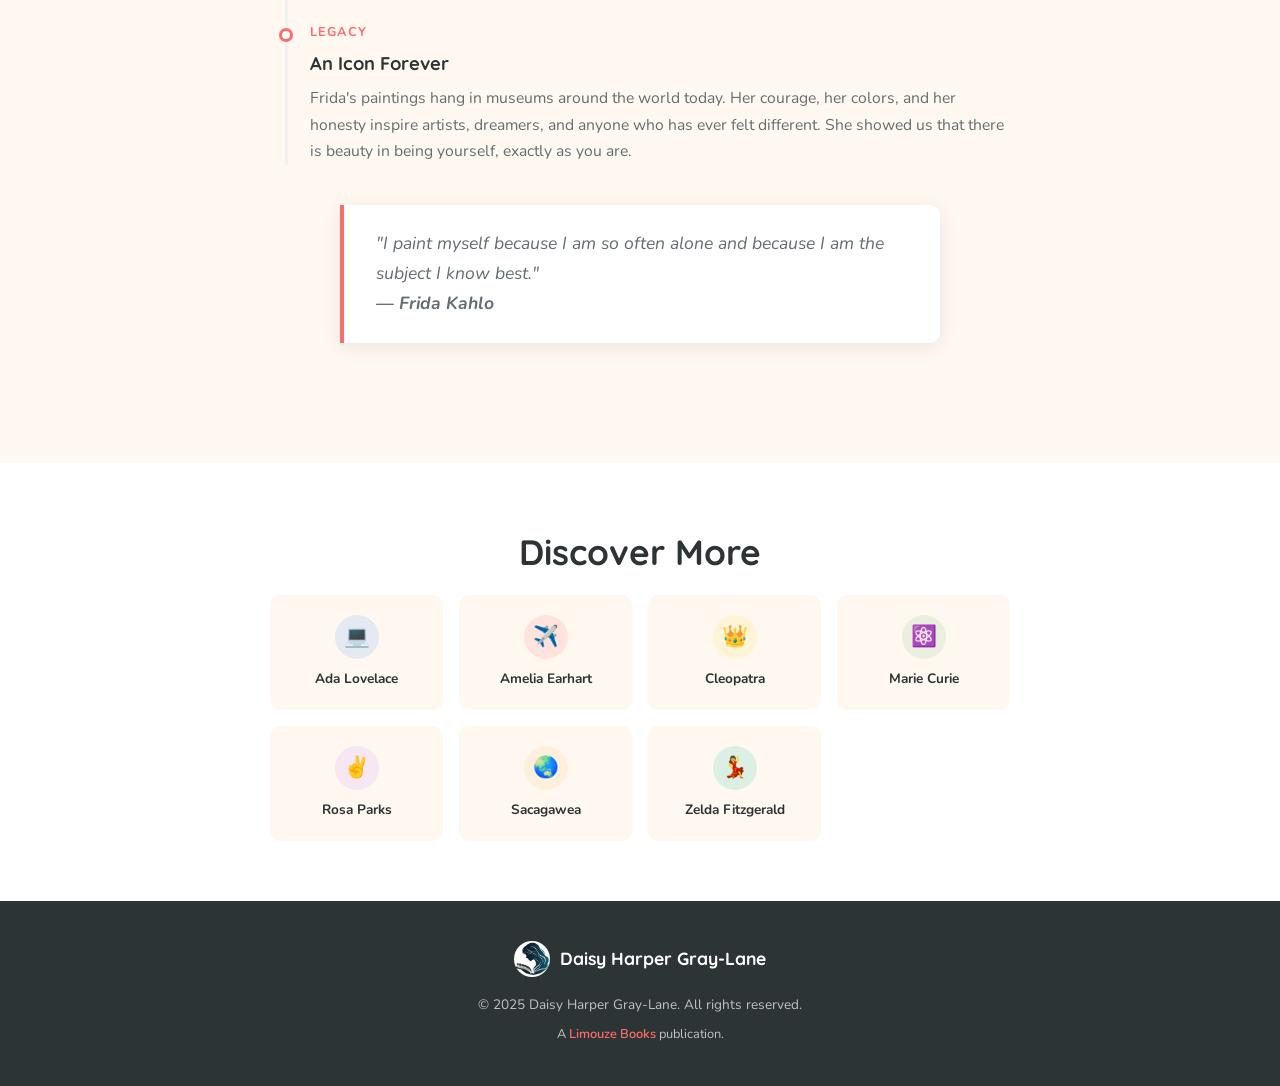
<file: frida-kahlo.html>
<!DOCTYPE html>
<html lang="en">
<head>
  <meta charset="UTF-8">
  <meta name="viewport" content="width=device-width, initial-scale=1.0">
  <title>Frida Kahlo | Brilliant Women, Remarkable Stories</title>
  <link rel="icon" href="assets/logo.png" type="image/png">
  <link rel="preconnect" href="https://fonts.googleapis.com">
  <link rel="preconnect" href="https://fonts.gstatic.com" crossorigin>
  <link href="https://fonts.googleapis.com/css2?family=Nunito:wght@400;600;700&family=Quicksand:wght@500;600;700&display=swap" rel="stylesheet">
    <meta name="description" content="Frida Kahlo for kids: an illustrated children's book from the Brilliant Women, Remarkable Stories series — her life, her courage and why she changed the world. Available on Amazon.">
  <link rel="canonical" href="https://daisy-harper-gray-lane.vercel.app/frida-kahlo.html">
  <meta property="og:type" content="website">
  <meta property="og:url" content="https://daisy-harper-gray-lane.vercel.app/frida-kahlo.html">
  <meta property="og:site_name" content="Daisy Harper Gray-Lane">
  <meta property="og:title" content="Frida Kahlo | Brilliant Women, Remarkable Stories">
  <meta property="og:description" content="Frida Kahlo for kids: an illustrated children's book from the Brilliant Women, Remarkable Stories series — her life, her courage and why she changed the world. Available on Amazon.">
  <meta property="og:image" content="https://daisy-harper-gray-lane.vercel.app/assets/covers/frida-kahlo.png">
  <meta name="twitter:card" content="summary">
  <script type="application/ld+json">{"@context": "https://schema.org", "@type": "Book", "name": "Frida Kahlo (Brilliant Women, Remarkable Stories)", "bookFormat": "https://schema.org/Paperback", "inLanguage": "en", "isbn": "1066647569", "url": "https://daisy-harper-gray-lane.vercel.app/frida-kahlo.html", "image": "https://daisy-harper-gray-lane.vercel.app/assets/covers/frida-kahlo.png", "author": {"@type": "Person", "name": "Daisy Harper Gray-Lane"}, "publisher": {"@type": "Organization", "name": "Limouze Books", "url": "https://limouze-books.vercel.app"}, "about": {"@type": "Person", "name": "Frida Kahlo"}}</script>
  <link rel="stylesheet" href="style.css">
</head>
<body>

  <nav class="navbar">
    <div class="container">
      <a href="index.html" class="nav-logo">
        <img src="assets/logo.png" alt="Logo">
        <span>Daisy Harper Gray-Lane</span>
      </a>
      <button class="nav-toggle" aria-label="Toggle menu">&#9776;</button>
      <div class="nav-links">
        <a href="index.html">Home</a>
        <a href="about.html">About Daisy</a>
        <a href="books.html" class="active">The Series</a>
      </div>
    </div>
  </nav>

  <section class="woman-hero">
    <div class="container">
      <a href="books.html" class="back-link">&#8592; Back to the Series</a>
      <div class="hero-content">
        <div class="hero-icon icon-frida">&#127912;</div>
        <h1>Frida Kahlo</h1>
        <p class="hero-subtitle">The Woman Who Painted Her Life</p>
        <span class="hero-field" style="background: rgba(236,72,153,0.15); color: var(--rose);">Art &amp; Resilience</span>
      </div>
    </div>
  </section>

  <!-- Book Cover -->
  <section class="book-cover-section">
    <div class="container">
      <div class="book-cover-wrapper">
        <div class="book-cover">
          <img src="assets/covers/frida-kahlo.png" alt="Frida Kahlo book cover">
        </div>
      </div>
      <p class="book-caption">From the Brilliant Women, Remarkable Stories series</p>
      <div class="buy-panel">
        <p class="buy-panel-title">Get the book</p>
        <div class="card-buttons"><a href="https://www.amazon.com/dp/1066647569" data-asin="1066647569" class="card-buy buy-amazon" target="_blank" rel="noopener"><svg xmlns="http://www.w3.org/2000/svg" width="12" height="12" viewBox="0 0 24 24" fill="none" stroke="currentColor" stroke-width="2.5" stroke-linecap="round" stroke-linejoin="round"><circle cx="9" cy="21" r="1"/><circle cx="20" cy="21" r="1"/><path d="M1 1h4l2.68 13.39a2 2 0 0 0 2 1.61h9.72a2 2 0 0 0 2-1.61L23 6H6"/></svg> Amazon</a><a href="https://shop.ingramspark.com/b/084?params=kmapzVzRz85uni5zyYzQfPBErgcbz7668uoPrTWILAX" class="card-buy-alt" target="_blank" rel="noopener" title="Printed and shipped in the UK and the US">IngramSpark <small>UK &amp; US</small></a></div>
        <p class="mkt-label">Your Amazon store</p>
        <div class="mkt-bar mkt-bar-compact"></div>
      </div>
    </div>
  </section>

  <section style="padding-top: 40px;">
    <div class="container">
      <div class="facts-grid fade-in">
        <div class="fact-card">
          <div class="fact-value">1907</div>
          <div class="fact-label">Born in Coyoac&aacute;n, Mexico</div>
        </div>
        <div class="fact-card">
          <div class="fact-value">~143</div>
          <div class="fact-label">Paintings created</div>
        </div>
        <div class="fact-card">
          <div class="fact-value">55</div>
          <div class="fact-label">Self-portraits painted</div>
        </div>
      </div>
    </div>
  </section>

  <section>
    <div class="container">
      <h2 class="section-title">Her Story</h2>
      <p class="section-subtitle">The life of an artist who turned pain into vibrant, unforgettable beauty.</p>

      <div class="timeline">
        <div class="timeline-item fade-in">
          <div class="year">1907</div>
          <h3>A Mexican Childhood</h3>
          <p>Frida was born in Coyoac&aacute;n, a colorful neighborhood of Mexico City. Her father, a German photographer, encouraged her curiosity, taking her on long walks and teaching her to use a camera and notice the small details of the world.</p>
        </div>

        <div class="timeline-item fade-in">
          <div class="year">Age 6</div>
          <h3>A Brave Beginning</h3>
          <p>At six, Frida fell ill with polio and spent nine months in bed. The illness left her with a slight limp, but she refused to let it stop her. She climbed trees, played sports, and dreamed of becoming a doctor.</p>
        </div>

        <div class="timeline-item fade-in">
          <div class="year">1922</div>
          <h3>A Brilliant Student</h3>
          <p>At fifteen, Frida joined one of the best schools in Mexico, where she was one of only thirty-five girls among two thousand students. She studied science and dreamed of medicine, all while soaking up Mexico's rich culture and politics.</p>
        </div>

        <div class="timeline-item fade-in">
          <div class="year">1925</div>
          <h3>The Day Everything Changed</h3>
          <p>At eighteen, a terrible bus accident left Frida with severe injuries. She spent months recovering in bed. To pass the time, her parents had a special easel built so she could paint while lying down. A mirror above her bed let her paint the only person always there: herself.</p>
        </div>

        <div class="timeline-item fade-in">
          <div class="year">1929</div>
          <h3>Marriage to Diego Rivera</h3>
          <p>Frida married Diego Rivera, the famous Mexican muralist. Their relationship was passionate and complicated, full of love, art, and adventure. Together they became one of the most celebrated artistic couples of the 20th century.</p>
        </div>

        <div class="timeline-item fade-in">
          <div class="year">1930s</div>
          <h3>A Voice of Her Own</h3>
          <p>Frida painted her dreams, her pain, and her culture. She wore traditional Mexican dresses and embroidered blouses, becoming a symbol of pride in indigenous heritage. Her paintings were unlike anything anyone had seen before.</p>
        </div>

        <div class="timeline-item fade-in">
          <div class="year">1939</div>
          <h3>Conquering Paris</h3>
          <p>One of Frida's paintings, "The Frame," was bought by the Louvre &mdash; making her the first Mexican artist to have a work in this legendary museum. Even Pablo Picasso wrote that her talent surpassed his own.</p>
        </div>

        <div class="timeline-item fade-in">
          <div class="year">1953</div>
          <h3>Her First Solo Show in Mexico</h3>
          <p>Too ill to walk, Frida arrived at her own exhibition in an ambulance, carried in on her four-poster bed. She greeted guests from her bed, surrounded by her paintings &mdash; turning even her illness into art.</p>
        </div>

        <div class="timeline-item fade-in">
          <div class="year">Legacy</div>
          <h3>An Icon Forever</h3>
          <p>Frida's paintings hang in museums around the world today. Her courage, her colors, and her honesty inspire artists, dreamers, and anyone who has ever felt different. She showed us that there is beauty in being yourself, exactly as you are.</p>
        </div>
      </div>

      <div class="quote-block fade-in">
        "I paint myself because I am so often alone and because I am the subject I know best."
        <br><strong>&mdash; Frida Kahlo</strong>
      </div>
    </div>
  </section>

  <section class="other-women">
    <div class="container">
      <h2 class="section-title">Discover More</h2>
      <div class="other-women-grid">
        <a href="ada-lovelace.html" class="other-woman-link">
          <div class="mini-icon icon-ada">&#128187;</div>
          <span>Ada Lovelace</span>
        </a>
        <a href="amelia-earhart.html" class="other-woman-link">
          <div class="mini-icon icon-amelia">&#9992;&#65039;</div>
          <span>Amelia Earhart</span>
        </a>
        <a href="cleopatra.html" class="other-woman-link">
          <div class="mini-icon icon-cleopatra">&#128081;</div>
          <span>Cleopatra</span>
        </a>
        <a href="marie-curie.html" class="other-woman-link">
          <div class="mini-icon icon-marie">&#9883;&#65039;</div>
          <span>Marie Curie</span>
        </a>
        <a href="rosa-parks.html" class="other-woman-link">
          <div class="mini-icon icon-rosa">&#9996;&#65039;</div>
          <span>Rosa Parks</span>
        </a>
        <a href="sacagawea.html" class="other-woman-link">
          <div class="mini-icon icon-sacagawea">&#127759;</div>
          <span>Sacagawea</span>
        </a>
        <a href="zelda-fitzgerald.html" class="other-woman-link">
          <div class="mini-icon icon-zelda">&#128131;</div>
          <span>Zelda Fitzgerald</span>
        </a>
      </div>
    </div>
  </section>

  <footer class="footer">
    <div class="container">
      <div class="footer-logo">
        <img src="assets/logo.png" alt="Logo">
        <span>Daisy Harper Gray-Lane</span>
      </div>
      <p>&copy; 2025 Daisy Harper Gray-Lane. All rights reserved.</p>
      <p class="tgs-credit">A <a href="https://limouze-books.vercel.app" target="_blank" rel="noopener">Limouze Books</a> publication.</p>
    </div>
  </footer>

  <script src="main.js"></script>
  <script src="buy.js"></script>
</body>
</html>
</file>
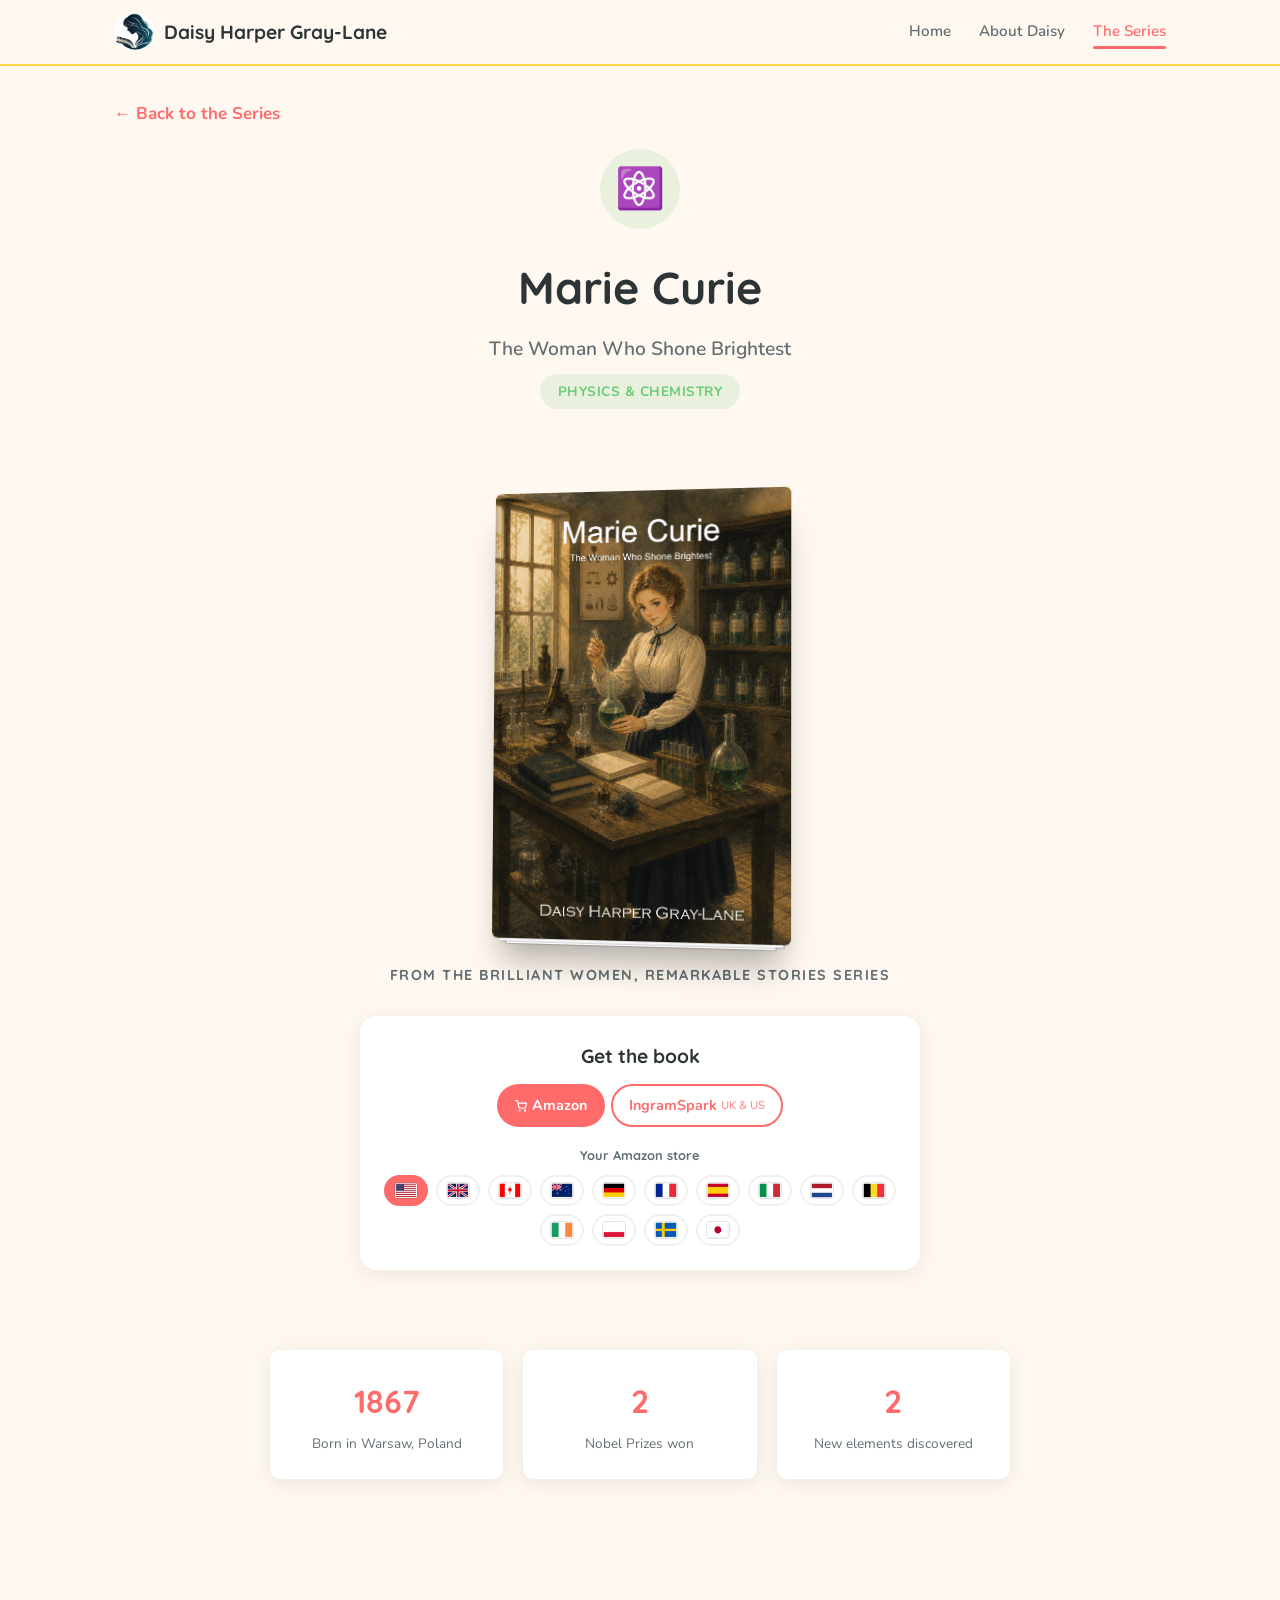
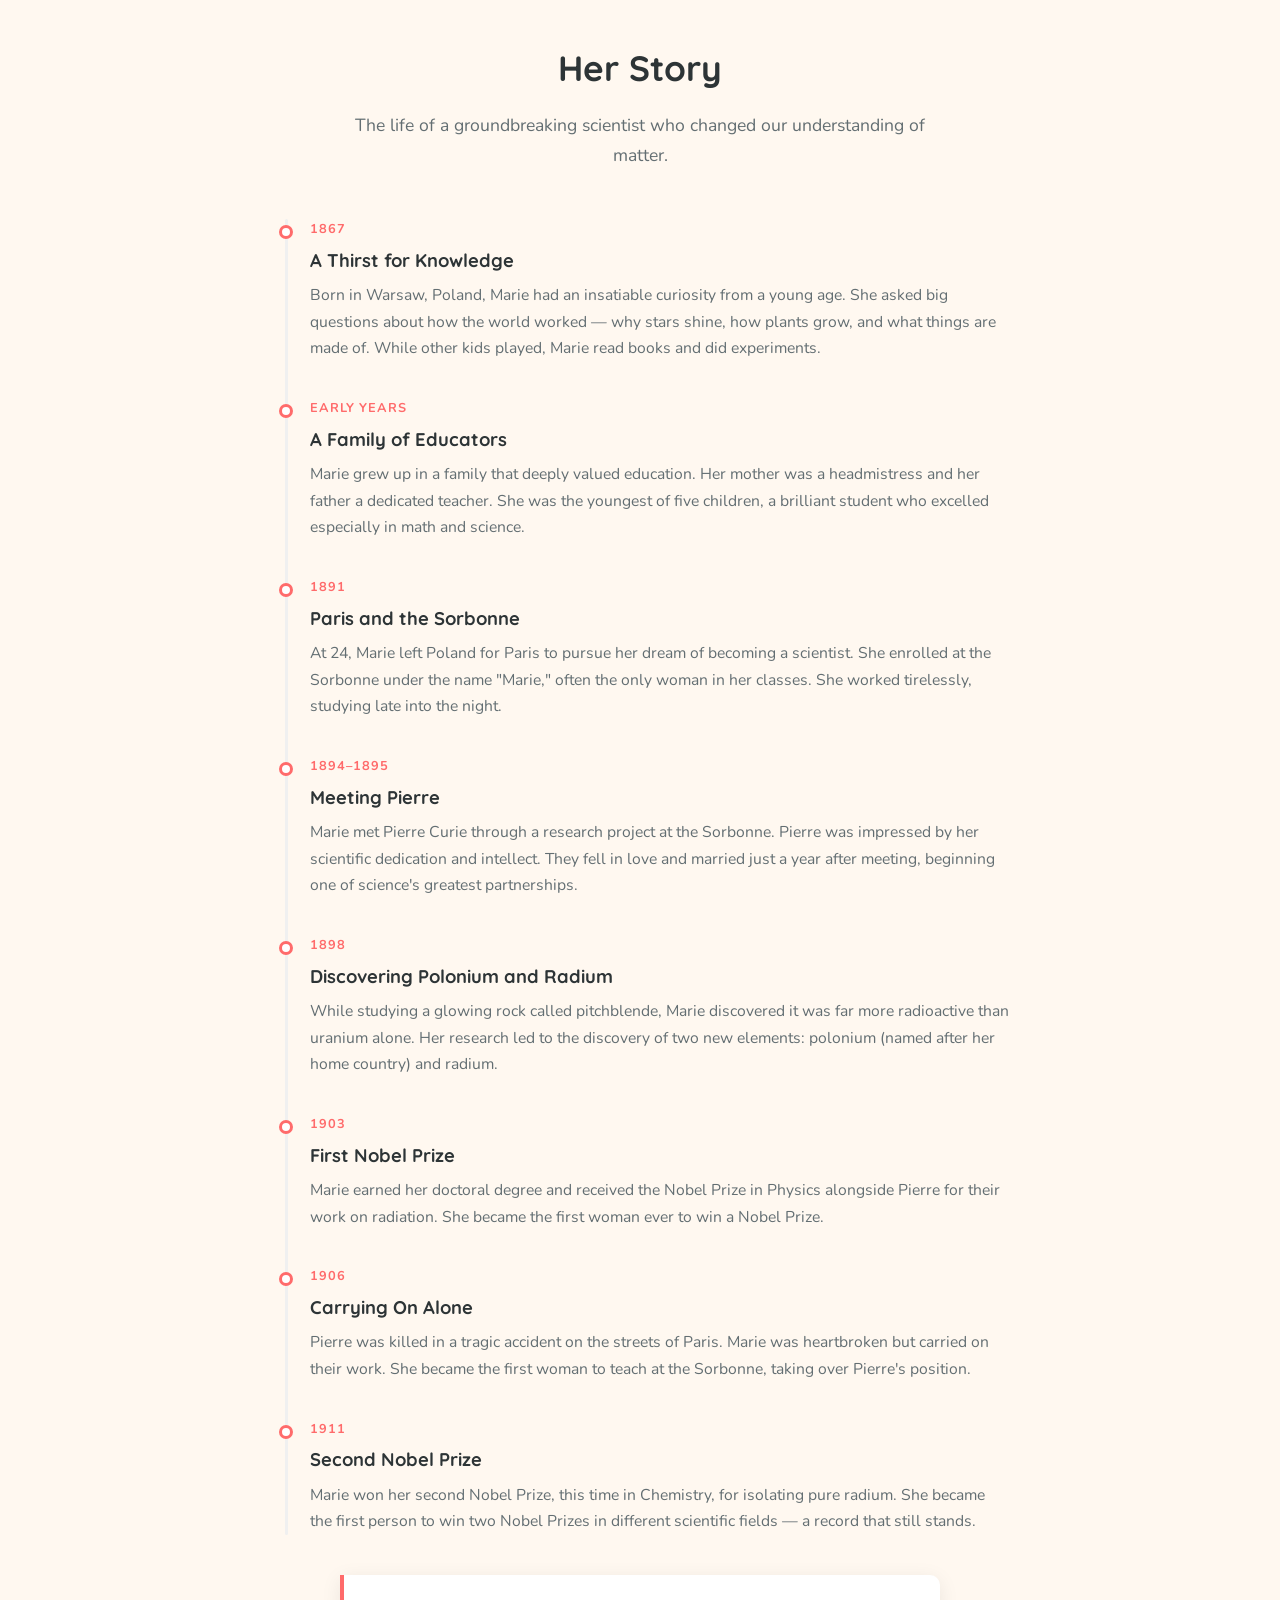
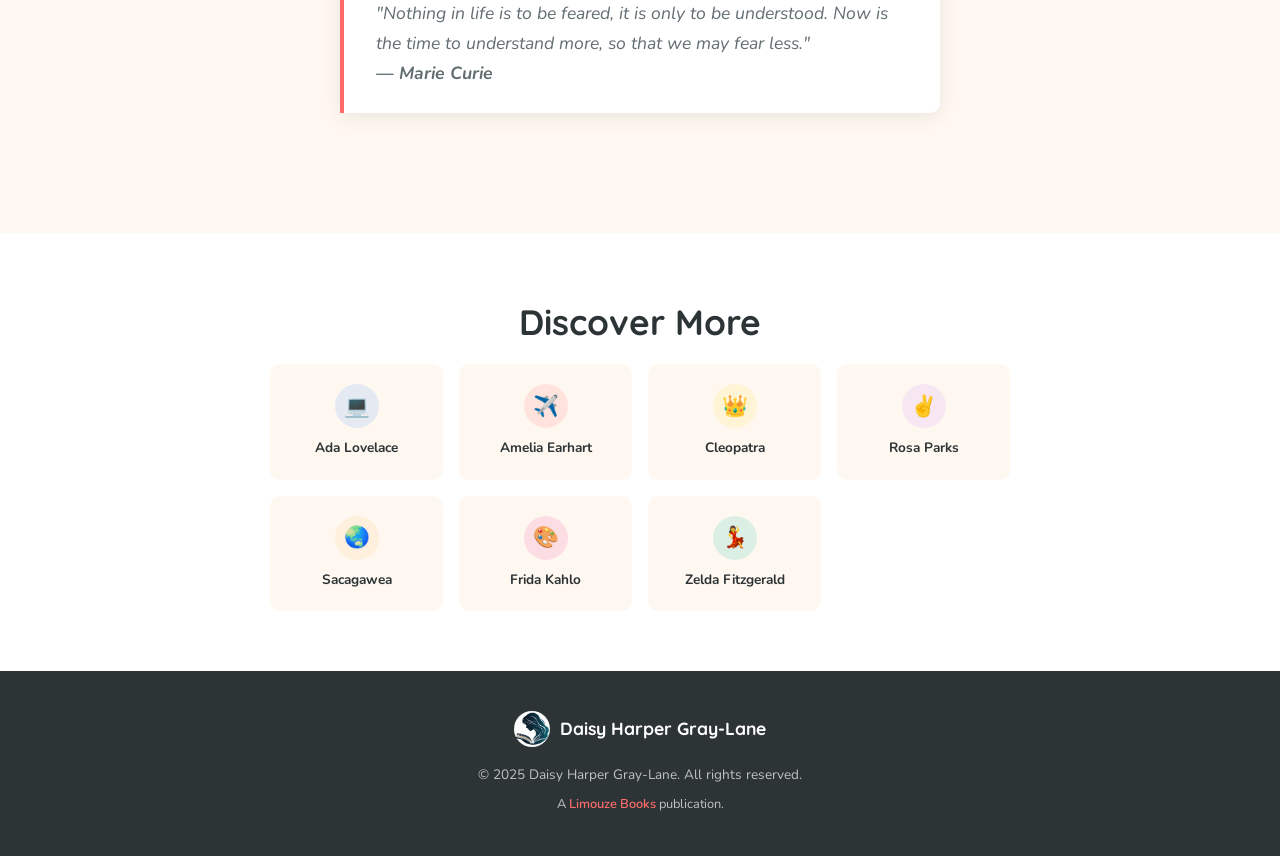
<file: marie-curie.html>
<!DOCTYPE html>
<html lang="en">
<head>
  <meta charset="UTF-8">
  <meta name="viewport" content="width=device-width, initial-scale=1.0">
  <title>Marie Curie | Brilliant Women, Remarkable Stories</title>
  <link rel="icon" href="assets/logo.png" type="image/png">
  <link rel="preconnect" href="https://fonts.googleapis.com">
  <link rel="preconnect" href="https://fonts.gstatic.com" crossorigin>
  <link href="https://fonts.googleapis.com/css2?family=Nunito:wght@400;600;700&family=Quicksand:wght@500;600;700&display=swap" rel="stylesheet">
    <meta name="description" content="Marie Curie for kids: an illustrated children's book from the Brilliant Women, Remarkable Stories series — her life, her courage and why she changed the world. Available on Amazon.">
  <link rel="canonical" href="https://daisy-harper-gray-lane.vercel.app/marie-curie.html">
  <meta property="og:type" content="website">
  <meta property="og:url" content="https://daisy-harper-gray-lane.vercel.app/marie-curie.html">
  <meta property="og:site_name" content="Daisy Harper Gray-Lane">
  <meta property="og:title" content="Marie Curie | Brilliant Women, Remarkable Stories">
  <meta property="og:description" content="Marie Curie for kids: an illustrated children's book from the Brilliant Women, Remarkable Stories series — her life, her courage and why she changed the world. Available on Amazon.">
  <meta property="og:image" content="https://daisy-harper-gray-lane.vercel.app/assets/covers/marie-curie.png">
  <meta name="twitter:card" content="summary">
  <script type="application/ld+json">{"@context": "https://schema.org", "@type": "Book", "name": "Marie Curie (Brilliant Women, Remarkable Stories)", "bookFormat": "https://schema.org/Paperback", "inLanguage": "en", "isbn": "1066647534", "url": "https://daisy-harper-gray-lane.vercel.app/marie-curie.html", "image": "https://daisy-harper-gray-lane.vercel.app/assets/covers/marie-curie.png", "author": {"@type": "Person", "name": "Daisy Harper Gray-Lane"}, "publisher": {"@type": "Organization", "name": "Limouze Books", "url": "https://limouze-books.vercel.app"}, "about": {"@type": "Person", "name": "Marie Curie"}}</script>
  <link rel="stylesheet" href="style.css">
</head>
<body>

  <nav class="navbar">
    <div class="container">
      <a href="index.html" class="nav-logo">
        <img src="assets/logo.png" alt="Logo">
        <span>Daisy Harper Gray-Lane</span>
      </a>
      <button class="nav-toggle" aria-label="Toggle menu">&#9776;</button>
      <div class="nav-links">
        <a href="index.html">Home</a>
        <a href="about.html">About Daisy</a>
        <a href="books.html" class="active">The Series</a>
      </div>
    </div>
  </nav>

  <section class="woman-hero">
    <div class="container">
      <a href="books.html" class="back-link">&#8592; Back to the Series</a>
      <div class="hero-content">
        <div class="hero-icon icon-marie">&#9883;&#65039;</div>
        <h1>Marie Curie</h1>
        <p class="hero-subtitle">The Woman Who Shone Brightest</p>
        <span class="hero-field" style="background: rgba(107,203,119,0.15); color: var(--mint);">Physics &amp; Chemistry</span>
      </div>
    </div>
  </section>

  <section class="book-cover-section">
    <div class="container">
      <div class="book-cover-wrapper">
        <div class="book-cover">
          <img src="assets/covers/marie-curie.png" alt="Marie Curie book cover">
        </div>
      </div>
      <p class="book-caption">From the Brilliant Women, Remarkable Stories series</p>
      <div class="buy-panel">
        <p class="buy-panel-title">Get the book</p>
        <div class="card-buttons"><a href="https://www.amazon.com/dp/1066647534" data-asin="1066647534" class="card-buy buy-amazon" target="_blank" rel="noopener"><svg xmlns="http://www.w3.org/2000/svg" width="12" height="12" viewBox="0 0 24 24" fill="none" stroke="currentColor" stroke-width="2.5" stroke-linecap="round" stroke-linejoin="round"><circle cx="9" cy="21" r="1"/><circle cx="20" cy="21" r="1"/><path d="M1 1h4l2.68 13.39a2 2 0 0 0 2 1.61h9.72a2 2 0 0 0 2-1.61L23 6H6"/></svg> Amazon</a><a href="https://shop.ingramspark.com/b/084?params=TbLeVsWd64GmqGkGvm5bgBJlTbf87RkeKjNBkBFmB8q" class="card-buy-alt" target="_blank" rel="noopener" title="Printed and shipped in the UK and the US">IngramSpark <small>UK &amp; US</small></a></div>
        <p class="mkt-label">Your Amazon store</p>
        <div class="mkt-bar mkt-bar-compact"></div>
      </div>
    </div>
  </section>

  <section style="padding-top: 40px;">
    <div class="container">
      <div class="facts-grid fade-in">
        <div class="fact-card">
          <div class="fact-value">1867</div>
          <div class="fact-label">Born in Warsaw, Poland</div>
        </div>
        <div class="fact-card">
          <div class="fact-value">2</div>
          <div class="fact-label">Nobel Prizes won</div>
        </div>
        <div class="fact-card">
          <div class="fact-value">2</div>
          <div class="fact-label">New elements discovered</div>
        </div>
      </div>
    </div>
  </section>

  <section>
    <div class="container">
      <h2 class="section-title">Her Story</h2>
      <p class="section-subtitle">The life of a groundbreaking scientist who changed our understanding of matter.</p>

      <div class="timeline">
        <div class="timeline-item fade-in">
          <div class="year">1867</div>
          <h3>A Thirst for Knowledge</h3>
          <p>Born in Warsaw, Poland, Marie had an insatiable curiosity from a young age. She asked big questions about how the world worked &mdash; why stars shine, how plants grow, and what things are made of. While other kids played, Marie read books and did experiments.</p>
        </div>

        <div class="timeline-item fade-in">
          <div class="year">Early Years</div>
          <h3>A Family of Educators</h3>
          <p>Marie grew up in a family that deeply valued education. Her mother was a headmistress and her father a dedicated teacher. She was the youngest of five children, a brilliant student who excelled especially in math and science.</p>
        </div>

        <div class="timeline-item fade-in">
          <div class="year">1891</div>
          <h3>Paris and the Sorbonne</h3>
          <p>At 24, Marie left Poland for Paris to pursue her dream of becoming a scientist. She enrolled at the Sorbonne under the name "Marie," often the only woman in her classes. She worked tirelessly, studying late into the night.</p>
        </div>

        <div class="timeline-item fade-in">
          <div class="year">1894&ndash;1895</div>
          <h3>Meeting Pierre</h3>
          <p>Marie met Pierre Curie through a research project at the Sorbonne. Pierre was impressed by her scientific dedication and intellect. They fell in love and married just a year after meeting, beginning one of science's greatest partnerships.</p>
        </div>

        <div class="timeline-item fade-in">
          <div class="year">1898</div>
          <h3>Discovering Polonium and Radium</h3>
          <p>While studying a glowing rock called pitchblende, Marie discovered it was far more radioactive than uranium alone. Her research led to the discovery of two new elements: polonium (named after her home country) and radium.</p>
        </div>

        <div class="timeline-item fade-in">
          <div class="year">1903</div>
          <h3>First Nobel Prize</h3>
          <p>Marie earned her doctoral degree and received the Nobel Prize in Physics alongside Pierre for their work on radiation. She became the first woman ever to win a Nobel Prize.</p>
        </div>

        <div class="timeline-item fade-in">
          <div class="year">1906</div>
          <h3>Carrying On Alone</h3>
          <p>Pierre was killed in a tragic accident on the streets of Paris. Marie was heartbroken but carried on their work. She became the first woman to teach at the Sorbonne, taking over Pierre's position.</p>
        </div>

        <div class="timeline-item fade-in">
          <div class="year">1911</div>
          <h3>Second Nobel Prize</h3>
          <p>Marie won her second Nobel Prize, this time in Chemistry, for isolating pure radium. She became the first person to win two Nobel Prizes in different scientific fields &mdash; a record that still stands.</p>
        </div>
      </div>

      <div class="quote-block fade-in">
        "Nothing in life is to be feared, it is only to be understood. Now is the time to understand more, so that we may fear less."
        <br><strong>&mdash; Marie Curie</strong>
      </div>
    </div>
  </section>

  <section class="other-women">
    <div class="container">
      <h2 class="section-title">Discover More</h2>
      <div class="other-women-grid">
        <a href="ada-lovelace.html" class="other-woman-link">
          <div class="mini-icon icon-ada">&#128187;</div>
          <span>Ada Lovelace</span>
        </a>
        <a href="amelia-earhart.html" class="other-woman-link">
          <div class="mini-icon icon-amelia">&#9992;&#65039;</div>
          <span>Amelia Earhart</span>
        </a>
        <a href="cleopatra.html" class="other-woman-link">
          <div class="mini-icon icon-cleopatra">&#128081;</div>
          <span>Cleopatra</span>
        </a>
        <a href="rosa-parks.html" class="other-woman-link">
          <div class="mini-icon icon-rosa">&#9996;&#65039;</div>
          <span>Rosa Parks</span>
        </a>
        <a href="sacagawea.html" class="other-woman-link">
          <div class="mini-icon icon-sacagawea">&#127759;</div>
          <span>Sacagawea</span>
        </a>
        <a href="frida-kahlo.html" class="other-woman-link">
          <div class="mini-icon icon-frida">&#127912;</div>
          <span>Frida Kahlo</span>
        </a>
        <a href="zelda-fitzgerald.html" class="other-woman-link">
          <div class="mini-icon icon-zelda">&#128131;</div>
          <span>Zelda Fitzgerald</span>
        </a>
      </div>
    </div>
  </section>

  <footer class="footer">
    <div class="container">
      <div class="footer-logo">
        <img src="assets/logo.png" alt="Logo">
        <span>Daisy Harper Gray-Lane</span>
      </div>
      <p>&copy; 2025 Daisy Harper Gray-Lane. All rights reserved.</p>
      <p class="tgs-credit">A <a href="https://limouze-books.vercel.app" target="_blank" rel="noopener">Limouze Books</a> publication.</p>
    </div>
  </footer>

  <script src="main.js"></script>
  <script src="buy.js"></script>
</body>
</html>
</file>
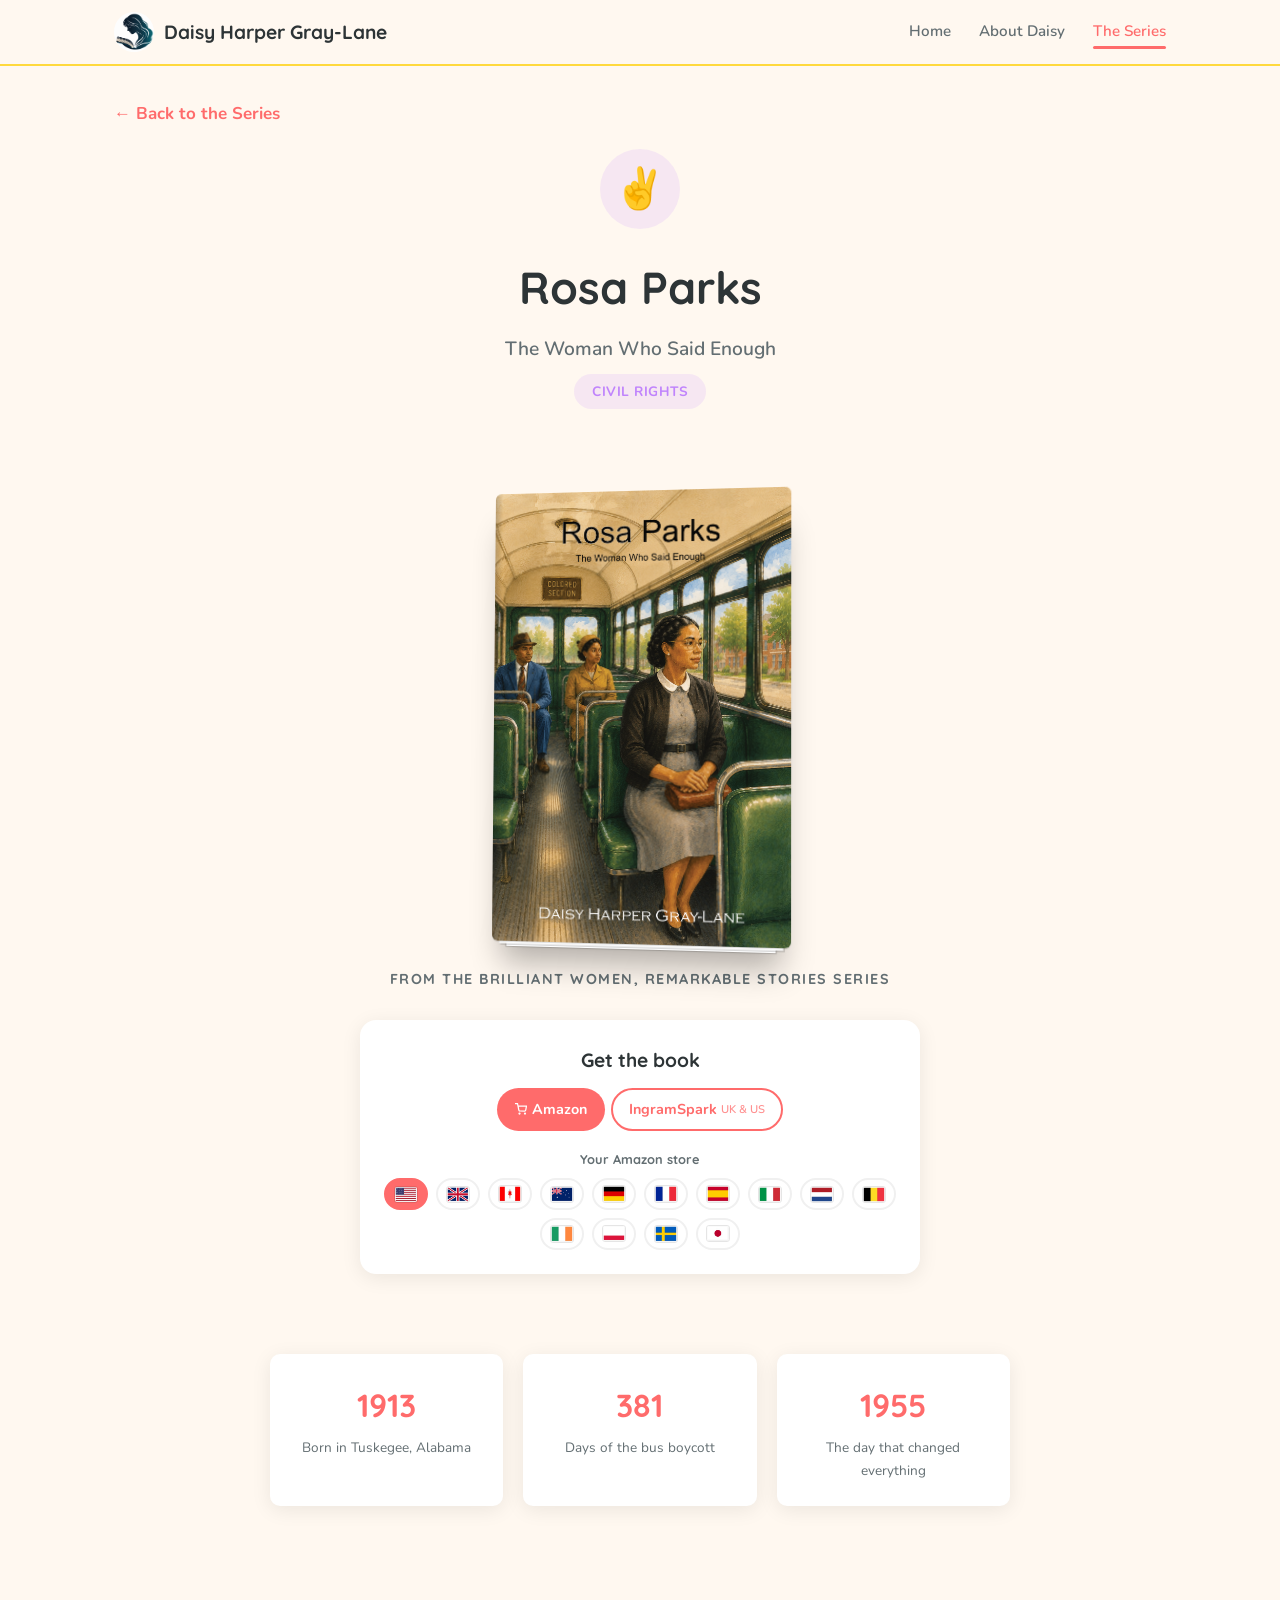
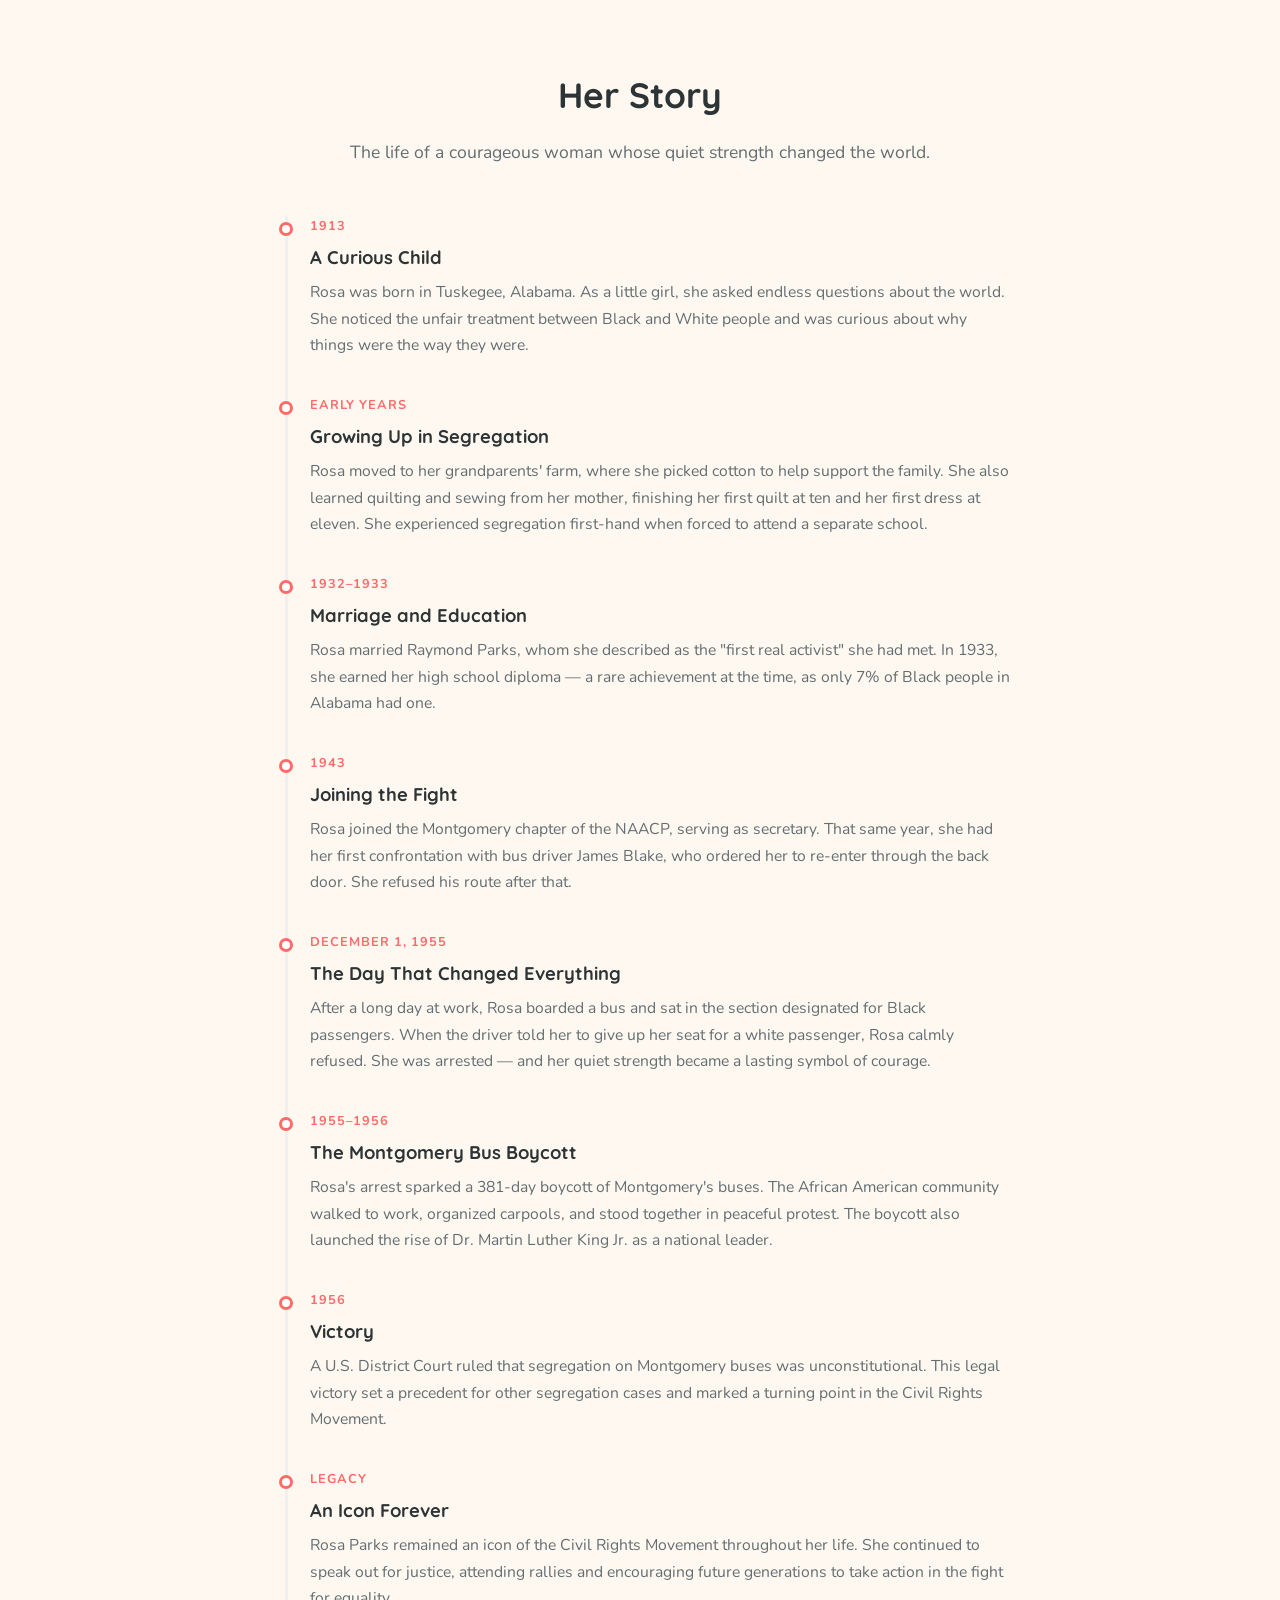
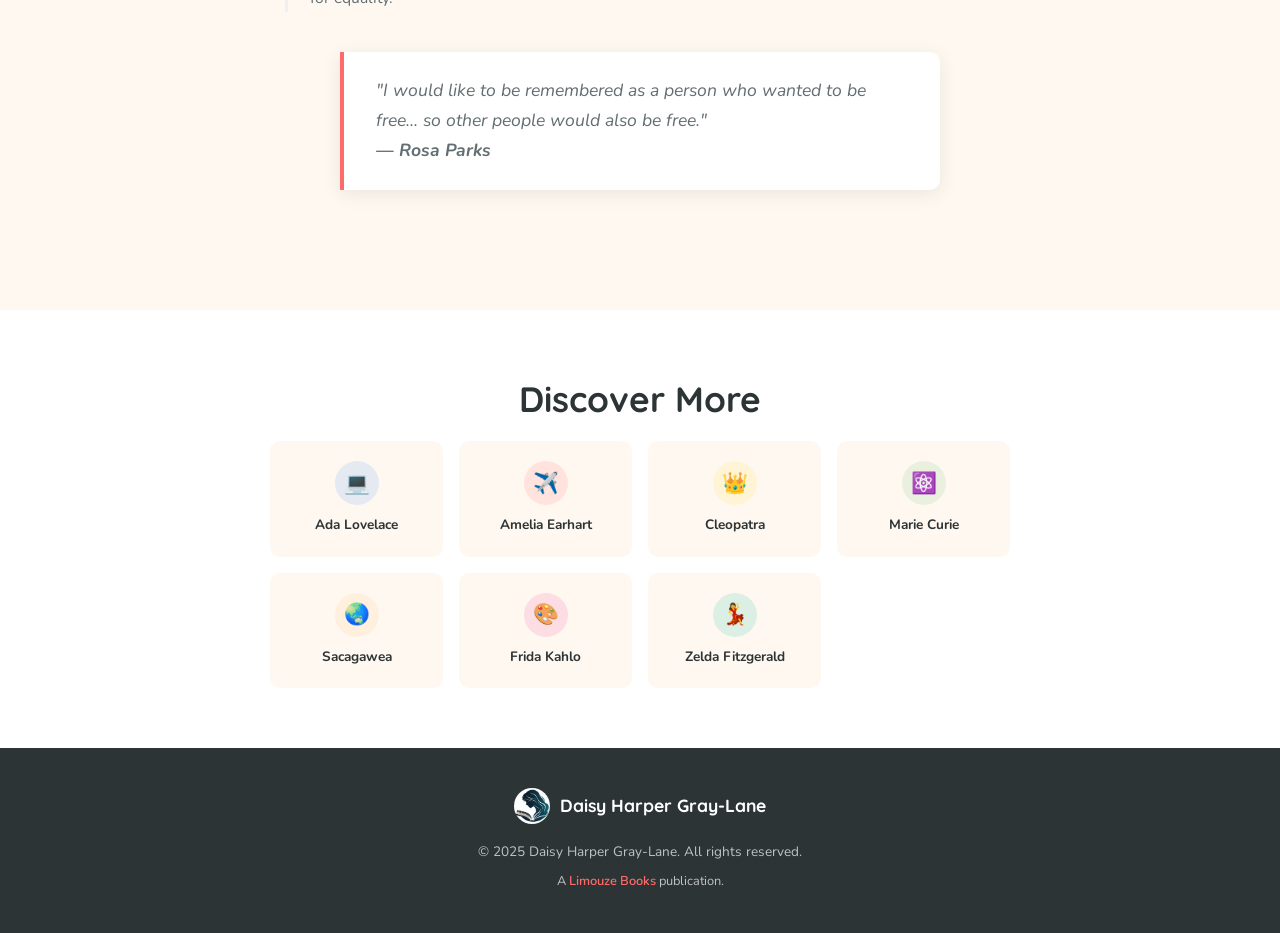
<file: rosa-parks.html>
<!DOCTYPE html>
<html lang="en">
<head>
  <meta charset="UTF-8">
  <meta name="viewport" content="width=device-width, initial-scale=1.0">
  <title>Rosa Parks | Brilliant Women, Remarkable Stories</title>
  <link rel="icon" href="assets/logo.png" type="image/png">
  <link rel="preconnect" href="https://fonts.googleapis.com">
  <link rel="preconnect" href="https://fonts.gstatic.com" crossorigin>
  <link href="https://fonts.googleapis.com/css2?family=Nunito:wght@400;600;700&family=Quicksand:wght@500;600;700&display=swap" rel="stylesheet">
    <meta name="description" content="Rosa Parks for kids: an illustrated children's book from the Brilliant Women, Remarkable Stories series — her life, her courage and why she changed the world. Available on Amazon.">
  <link rel="canonical" href="https://daisy-harper-gray-lane.vercel.app/rosa-parks.html">
  <meta property="og:type" content="website">
  <meta property="og:url" content="https://daisy-harper-gray-lane.vercel.app/rosa-parks.html">
  <meta property="og:site_name" content="Daisy Harper Gray-Lane">
  <meta property="og:title" content="Rosa Parks | Brilliant Women, Remarkable Stories">
  <meta property="og:description" content="Rosa Parks for kids: an illustrated children's book from the Brilliant Women, Remarkable Stories series — her life, her courage and why she changed the world. Available on Amazon.">
  <meta property="og:image" content="https://daisy-harper-gray-lane.vercel.app/assets/covers/rosa-parks.png">
  <meta name="twitter:card" content="summary">
  <script type="application/ld+json">{"@context": "https://schema.org", "@type": "Book", "name": "Rosa Parks (Brilliant Women, Remarkable Stories)", "bookFormat": "https://schema.org/Paperback", "inLanguage": "en", "isbn": "1066647542", "url": "https://daisy-harper-gray-lane.vercel.app/rosa-parks.html", "image": "https://daisy-harper-gray-lane.vercel.app/assets/covers/rosa-parks.png", "author": {"@type": "Person", "name": "Daisy Harper Gray-Lane"}, "publisher": {"@type": "Organization", "name": "Limouze Books", "url": "https://limouze-books.vercel.app"}, "about": {"@type": "Person", "name": "Rosa Parks"}}</script>
  <link rel="stylesheet" href="style.css">
</head>
<body>

  <nav class="navbar">
    <div class="container">
      <a href="index.html" class="nav-logo">
        <img src="assets/logo.png" alt="Logo">
        <span>Daisy Harper Gray-Lane</span>
      </a>
      <button class="nav-toggle" aria-label="Toggle menu">&#9776;</button>
      <div class="nav-links">
        <a href="index.html">Home</a>
        <a href="about.html">About Daisy</a>
        <a href="books.html" class="active">The Series</a>
      </div>
    </div>
  </nav>

  <section class="woman-hero">
    <div class="container">
      <a href="books.html" class="back-link">&#8592; Back to the Series</a>
      <div class="hero-content">
        <div class="hero-icon icon-rosa">&#9996;&#65039;</div>
        <h1>Rosa Parks</h1>
        <p class="hero-subtitle">The Woman Who Said Enough</p>
        <span class="hero-field" style="background: rgba(192,132,252,0.15); color: var(--lavender);">Civil Rights</span>
      </div>
    </div>
  </section>

  <section class="book-cover-section">
    <div class="container">
      <div class="book-cover-wrapper">
        <div class="book-cover">
          <img src="assets/covers/rosa-parks.png" alt="Rosa Parks book cover">
        </div>
      </div>
      <p class="book-caption">From the Brilliant Women, Remarkable Stories series</p>
      <div class="buy-panel">
        <p class="buy-panel-title">Get the book</p>
        <div class="card-buttons"><a href="https://www.amazon.com/dp/1066647542" data-asin="1066647542" class="card-buy buy-amazon" target="_blank" rel="noopener"><svg xmlns="http://www.w3.org/2000/svg" width="12" height="12" viewBox="0 0 24 24" fill="none" stroke="currentColor" stroke-width="2.5" stroke-linecap="round" stroke-linejoin="round"><circle cx="9" cy="21" r="1"/><circle cx="20" cy="21" r="1"/><path d="M1 1h4l2.68 13.39a2 2 0 0 0 2 1.61h9.72a2 2 0 0 0 2-1.61L23 6H6"/></svg> Amazon</a><a href="https://shop.ingramspark.com/b/084?params=jiOEXz9cOBUoLqmDUFrWp1QVTXXnKuQ5HdiBFWy8hEL" class="card-buy-alt" target="_blank" rel="noopener" title="Printed and shipped in the UK and the US">IngramSpark <small>UK &amp; US</small></a></div>
        <p class="mkt-label">Your Amazon store</p>
        <div class="mkt-bar mkt-bar-compact"></div>
      </div>
    </div>
  </section>

  <section style="padding-top: 40px;">
    <div class="container">
      <div class="facts-grid fade-in">
        <div class="fact-card">
          <div class="fact-value">1913</div>
          <div class="fact-label">Born in Tuskegee, Alabama</div>
        </div>
        <div class="fact-card">
          <div class="fact-value">381</div>
          <div class="fact-label">Days of the bus boycott</div>
        </div>
        <div class="fact-card">
          <div class="fact-value">1955</div>
          <div class="fact-label">The day that changed everything</div>
        </div>
      </div>
    </div>
  </section>

  <section>
    <div class="container">
      <h2 class="section-title">Her Story</h2>
      <p class="section-subtitle">The life of a courageous woman whose quiet strength changed the world.</p>

      <div class="timeline">
        <div class="timeline-item fade-in">
          <div class="year">1913</div>
          <h3>A Curious Child</h3>
          <p>Rosa was born in Tuskegee, Alabama. As a little girl, she asked endless questions about the world. She noticed the unfair treatment between Black and White people and was curious about why things were the way they were.</p>
        </div>

        <div class="timeline-item fade-in">
          <div class="year">Early Years</div>
          <h3>Growing Up in Segregation</h3>
          <p>Rosa moved to her grandparents' farm, where she picked cotton to help support the family. She also learned quilting and sewing from her mother, finishing her first quilt at ten and her first dress at eleven. She experienced segregation first-hand when forced to attend a separate school.</p>
        </div>

        <div class="timeline-item fade-in">
          <div class="year">1932&ndash;1933</div>
          <h3>Marriage and Education</h3>
          <p>Rosa married Raymond Parks, whom she described as the "first real activist" she had met. In 1933, she earned her high school diploma &mdash; a rare achievement at the time, as only 7% of Black people in Alabama had one.</p>
        </div>

        <div class="timeline-item fade-in">
          <div class="year">1943</div>
          <h3>Joining the Fight</h3>
          <p>Rosa joined the Montgomery chapter of the NAACP, serving as secretary. That same year, she had her first confrontation with bus driver James Blake, who ordered her to re-enter through the back door. She refused his route after that.</p>
        </div>

        <div class="timeline-item fade-in">
          <div class="year">December 1, 1955</div>
          <h3>The Day That Changed Everything</h3>
          <p>After a long day at work, Rosa boarded a bus and sat in the section designated for Black passengers. When the driver told her to give up her seat for a white passenger, Rosa calmly refused. She was arrested &mdash; and her quiet strength became a lasting symbol of courage.</p>
        </div>

        <div class="timeline-item fade-in">
          <div class="year">1955&ndash;1956</div>
          <h3>The Montgomery Bus Boycott</h3>
          <p>Rosa's arrest sparked a 381-day boycott of Montgomery's buses. The African American community walked to work, organized carpools, and stood together in peaceful protest. The boycott also launched the rise of Dr. Martin Luther King Jr. as a national leader.</p>
        </div>

        <div class="timeline-item fade-in">
          <div class="year">1956</div>
          <h3>Victory</h3>
          <p>A U.S. District Court ruled that segregation on Montgomery buses was unconstitutional. This legal victory set a precedent for other segregation cases and marked a turning point in the Civil Rights Movement.</p>
        </div>

        <div class="timeline-item fade-in">
          <div class="year">Legacy</div>
          <h3>An Icon Forever</h3>
          <p>Rosa Parks remained an icon of the Civil Rights Movement throughout her life. She continued to speak out for justice, attending rallies and encouraging future generations to take action in the fight for equality.</p>
        </div>
      </div>

      <div class="quote-block fade-in">
        "I would like to be remembered as a person who wanted to be free... so other people would also be free."
        <br><strong>&mdash; Rosa Parks</strong>
      </div>
    </div>
  </section>

  <section class="other-women">
    <div class="container">
      <h2 class="section-title">Discover More</h2>
      <div class="other-women-grid">
        <a href="ada-lovelace.html" class="other-woman-link">
          <div class="mini-icon icon-ada">&#128187;</div>
          <span>Ada Lovelace</span>
        </a>
        <a href="amelia-earhart.html" class="other-woman-link">
          <div class="mini-icon icon-amelia">&#9992;&#65039;</div>
          <span>Amelia Earhart</span>
        </a>
        <a href="cleopatra.html" class="other-woman-link">
          <div class="mini-icon icon-cleopatra">&#128081;</div>
          <span>Cleopatra</span>
        </a>
        <a href="marie-curie.html" class="other-woman-link">
          <div class="mini-icon icon-marie">&#9883;&#65039;</div>
          <span>Marie Curie</span>
        </a>
        <a href="sacagawea.html" class="other-woman-link">
          <div class="mini-icon icon-sacagawea">&#127759;</div>
          <span>Sacagawea</span>
        </a>
        <a href="frida-kahlo.html" class="other-woman-link">
          <div class="mini-icon icon-frida">&#127912;</div>
          <span>Frida Kahlo</span>
        </a>
        <a href="zelda-fitzgerald.html" class="other-woman-link">
          <div class="mini-icon icon-zelda">&#128131;</div>
          <span>Zelda Fitzgerald</span>
        </a>
      </div>
    </div>
  </section>

  <footer class="footer">
    <div class="container">
      <div class="footer-logo">
        <img src="assets/logo.png" alt="Logo">
        <span>Daisy Harper Gray-Lane</span>
      </div>
      <p>&copy; 2025 Daisy Harper Gray-Lane. All rights reserved.</p>
      <p class="tgs-credit">A <a href="https://limouze-books.vercel.app" target="_blank" rel="noopener">Limouze Books</a> publication.</p>
    </div>
  </footer>

  <script src="main.js"></script>
  <script src="buy.js"></script>
</body>
</html>
</file>
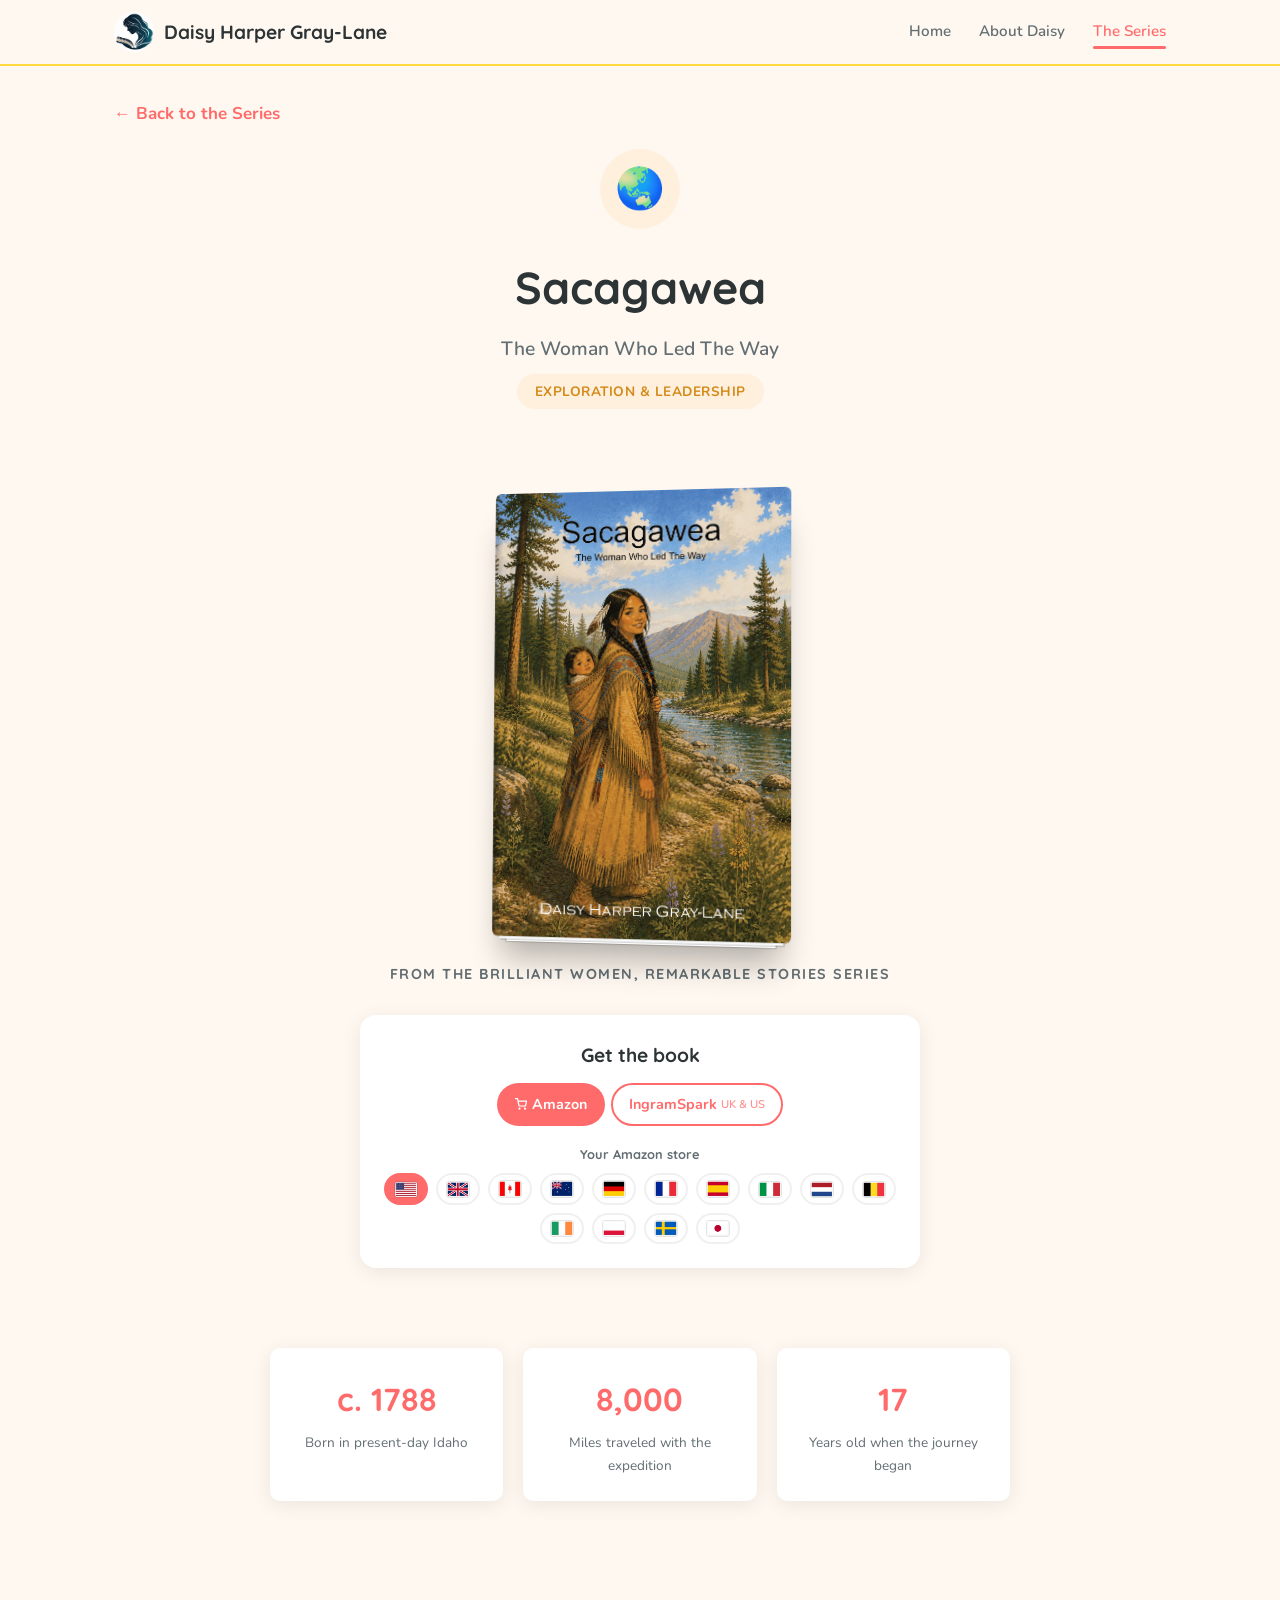
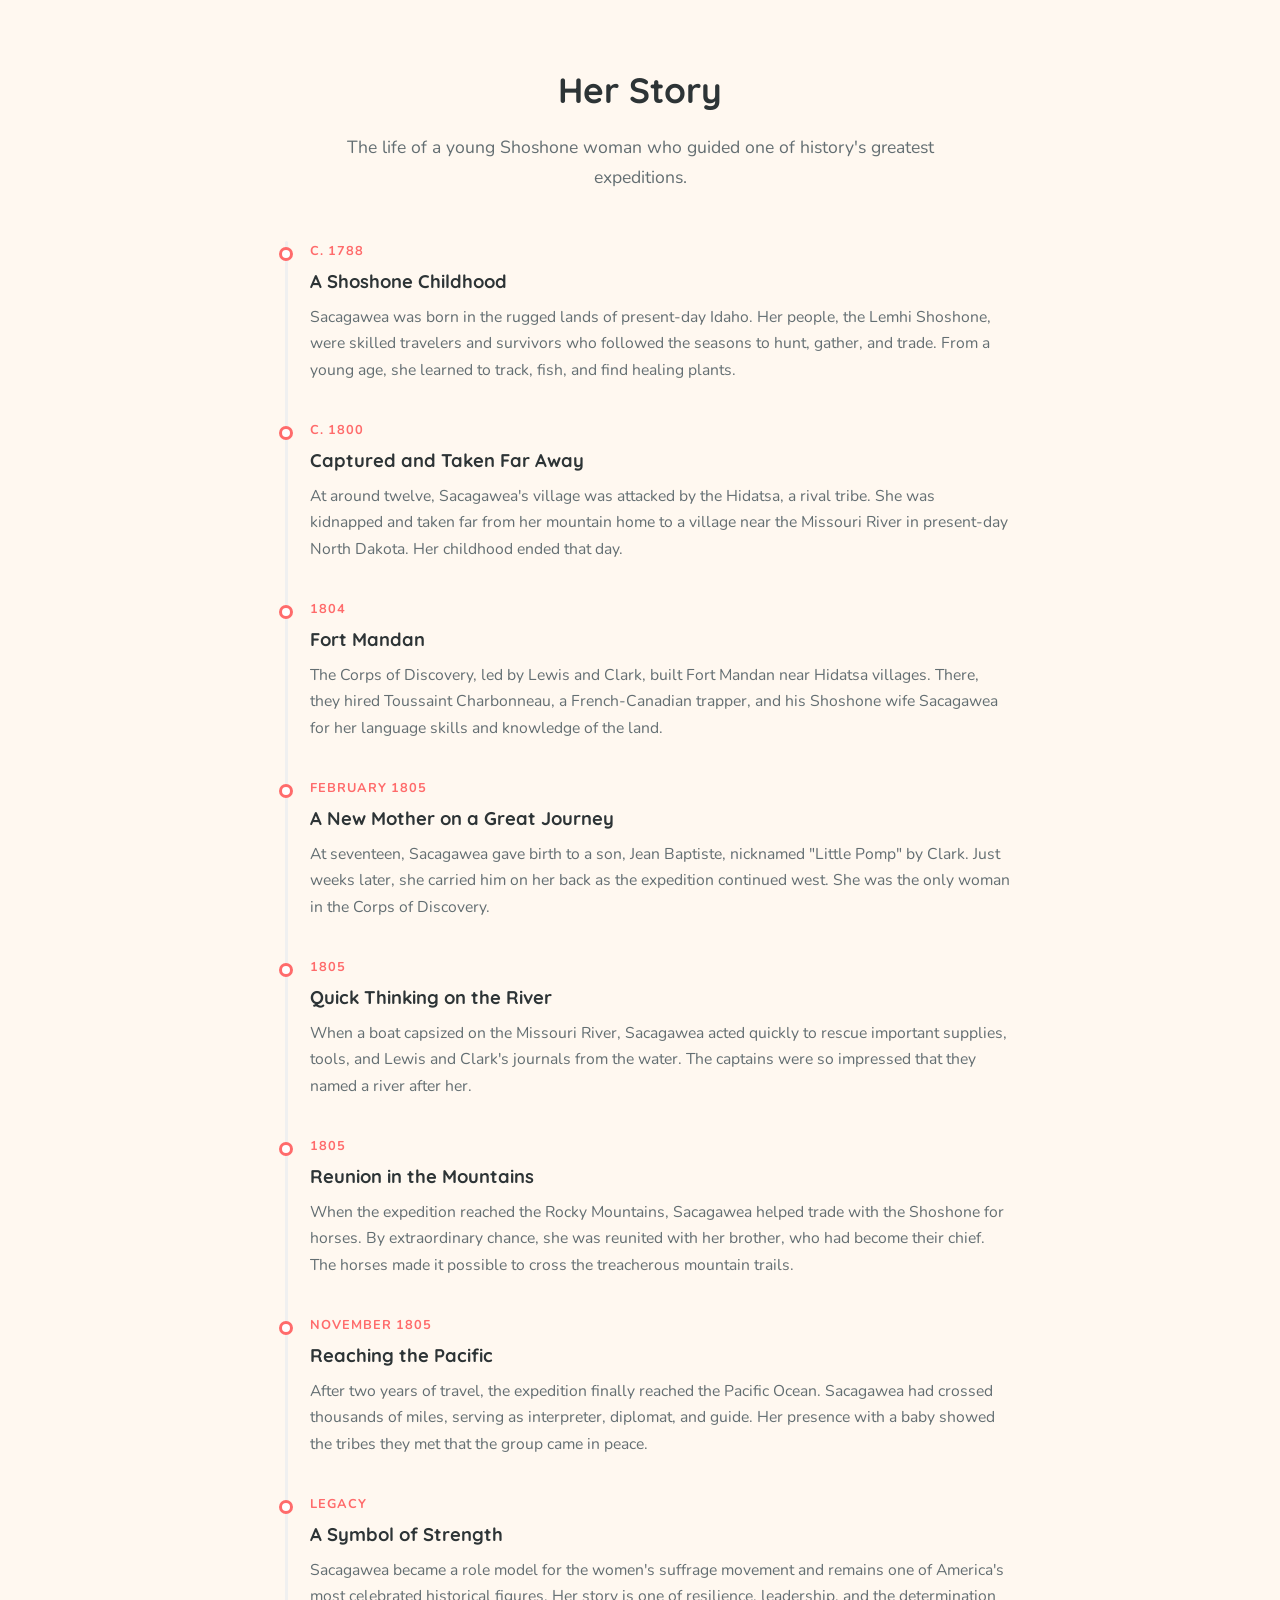
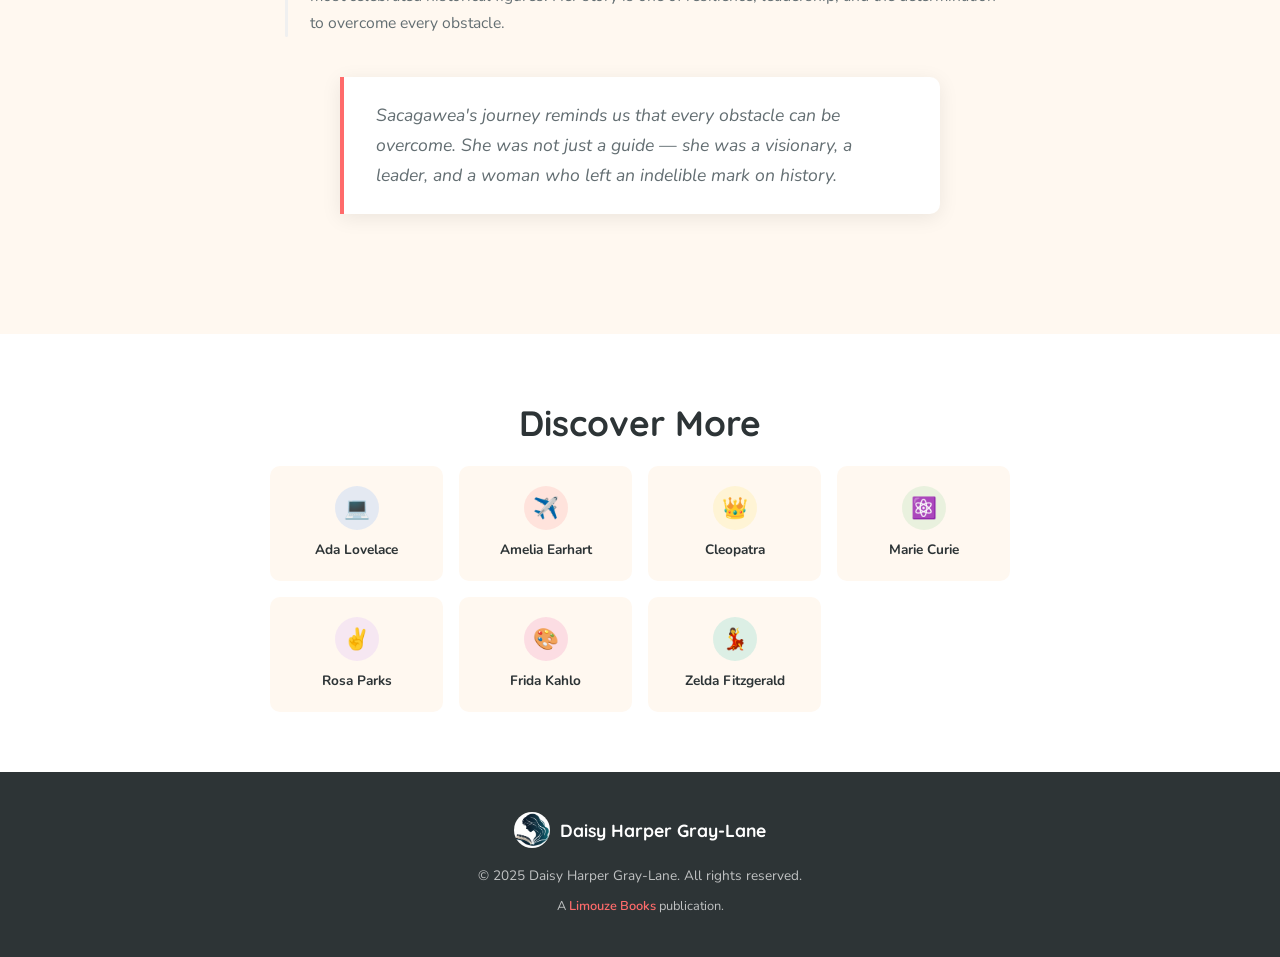
<file: sacagawea.html>
<!DOCTYPE html>
<html lang="en">
<head>
  <meta charset="UTF-8">
  <meta name="viewport" content="width=device-width, initial-scale=1.0">
  <title>Sacagawea | Brilliant Women, Remarkable Stories</title>
  <link rel="icon" href="assets/logo.png" type="image/png">
  <link rel="preconnect" href="https://fonts.googleapis.com">
  <link rel="preconnect" href="https://fonts.gstatic.com" crossorigin>
  <link href="https://fonts.googleapis.com/css2?family=Nunito:wght@400;600;700&family=Quicksand:wght@500;600;700&display=swap" rel="stylesheet">
    <meta name="description" content="Sacagawea for kids: an illustrated children's book from the Brilliant Women, Remarkable Stories series — her life, her courage and why she changed the world. Available on Amazon.">
  <link rel="canonical" href="https://daisy-harper-gray-lane.vercel.app/sacagawea.html">
  <meta property="og:type" content="website">
  <meta property="og:url" content="https://daisy-harper-gray-lane.vercel.app/sacagawea.html">
  <meta property="og:site_name" content="Daisy Harper Gray-Lane">
  <meta property="og:title" content="Sacagawea | Brilliant Women, Remarkable Stories">
  <meta property="og:description" content="Sacagawea for kids: an illustrated children's book from the Brilliant Women, Remarkable Stories series — her life, her courage and why she changed the world. Available on Amazon.">
  <meta property="og:image" content="https://daisy-harper-gray-lane.vercel.app/assets/covers/sacagawea.png">
  <meta name="twitter:card" content="summary">
  <script type="application/ld+json">{"@context": "https://schema.org", "@type": "Book", "name": "Sacagawea (Brilliant Women, Remarkable Stories)", "bookFormat": "https://schema.org/Paperback", "inLanguage": "en", "isbn": "1066647550", "url": "https://daisy-harper-gray-lane.vercel.app/sacagawea.html", "image": "https://daisy-harper-gray-lane.vercel.app/assets/covers/sacagawea.png", "author": {"@type": "Person", "name": "Daisy Harper Gray-Lane"}, "publisher": {"@type": "Organization", "name": "Limouze Books", "url": "https://limouze-books.vercel.app"}, "about": {"@type": "Person", "name": "Sacagawea"}}</script>
  <link rel="stylesheet" href="style.css">
</head>
<body>

  <nav class="navbar">
    <div class="container">
      <a href="index.html" class="nav-logo">
        <img src="assets/logo.png" alt="Logo">
        <span>Daisy Harper Gray-Lane</span>
      </a>
      <button class="nav-toggle" aria-label="Toggle menu">&#9776;</button>
      <div class="nav-links">
        <a href="index.html">Home</a>
        <a href="about.html">About Daisy</a>
        <a href="books.html" class="active">The Series</a>
      </div>
    </div>
  </nav>

  <section class="woman-hero">
    <div class="container">
      <a href="books.html" class="back-link">&#8592; Back to the Series</a>
      <div class="hero-content">
        <div class="hero-icon icon-sacagawea">&#127759;</div>
        <h1>Sacagawea</h1>
        <p class="hero-subtitle">The Woman Who Led The Way</p>
        <span class="hero-field" style="background: rgba(251,191,119,0.15); color: #d48a1a;">Exploration &amp; Leadership</span>
      </div>
    </div>
  </section>

  <section class="book-cover-section">
    <div class="container">
      <div class="book-cover-wrapper">
        <div class="book-cover">
          <img src="assets/covers/sacagawea.png" alt="Sacagawea book cover">
        </div>
      </div>
      <p class="book-caption">From the Brilliant Women, Remarkable Stories series</p>
      <div class="buy-panel">
        <p class="buy-panel-title">Get the book</p>
        <div class="card-buttons"><a href="https://www.amazon.com/dp/1066647550" data-asin="1066647550" class="card-buy buy-amazon" target="_blank" rel="noopener"><svg xmlns="http://www.w3.org/2000/svg" width="12" height="12" viewBox="0 0 24 24" fill="none" stroke="currentColor" stroke-width="2.5" stroke-linecap="round" stroke-linejoin="round"><circle cx="9" cy="21" r="1"/><circle cx="20" cy="21" r="1"/><path d="M1 1h4l2.68 13.39a2 2 0 0 0 2 1.61h9.72a2 2 0 0 0 2-1.61L23 6H6"/></svg> Amazon</a><a href="https://shop.ingramspark.com/b/084?params=SwrR5ikHtRGpwGpZ2elZeXfQIagsYyP56oIlr5gbc9v" class="card-buy-alt" target="_blank" rel="noopener" title="Printed and shipped in the UK and the US">IngramSpark <small>UK &amp; US</small></a></div>
        <p class="mkt-label">Your Amazon store</p>
        <div class="mkt-bar mkt-bar-compact"></div>
      </div>
    </div>
  </section>

  <section style="padding-top: 40px;">
    <div class="container">
      <div class="facts-grid fade-in">
        <div class="fact-card">
          <div class="fact-value">c. 1788</div>
          <div class="fact-label">Born in present-day Idaho</div>
        </div>
        <div class="fact-card">
          <div class="fact-value">8,000</div>
          <div class="fact-label">Miles traveled with the expedition</div>
        </div>
        <div class="fact-card">
          <div class="fact-value">17</div>
          <div class="fact-label">Years old when the journey began</div>
        </div>
      </div>
    </div>
  </section>

  <section>
    <div class="container">
      <h2 class="section-title">Her Story</h2>
      <p class="section-subtitle">The life of a young Shoshone woman who guided one of history's greatest expeditions.</p>

      <div class="timeline">
        <div class="timeline-item fade-in">
          <div class="year">c. 1788</div>
          <h3>A Shoshone Childhood</h3>
          <p>Sacagawea was born in the rugged lands of present-day Idaho. Her people, the Lemhi Shoshone, were skilled travelers and survivors who followed the seasons to hunt, gather, and trade. From a young age, she learned to track, fish, and find healing plants.</p>
        </div>

        <div class="timeline-item fade-in">
          <div class="year">c. 1800</div>
          <h3>Captured and Taken Far Away</h3>
          <p>At around twelve, Sacagawea's village was attacked by the Hidatsa, a rival tribe. She was kidnapped and taken far from her mountain home to a village near the Missouri River in present-day North Dakota. Her childhood ended that day.</p>
        </div>

        <div class="timeline-item fade-in">
          <div class="year">1804</div>
          <h3>Fort Mandan</h3>
          <p>The Corps of Discovery, led by Lewis and Clark, built Fort Mandan near Hidatsa villages. There, they hired Toussaint Charbonneau, a French-Canadian trapper, and his Shoshone wife Sacagawea for her language skills and knowledge of the land.</p>
        </div>

        <div class="timeline-item fade-in">
          <div class="year">February 1805</div>
          <h3>A New Mother on a Great Journey</h3>
          <p>At seventeen, Sacagawea gave birth to a son, Jean Baptiste, nicknamed "Little Pomp" by Clark. Just weeks later, she carried him on her back as the expedition continued west. She was the only woman in the Corps of Discovery.</p>
        </div>

        <div class="timeline-item fade-in">
          <div class="year">1805</div>
          <h3>Quick Thinking on the River</h3>
          <p>When a boat capsized on the Missouri River, Sacagawea acted quickly to rescue important supplies, tools, and Lewis and Clark's journals from the water. The captains were so impressed that they named a river after her.</p>
        </div>

        <div class="timeline-item fade-in">
          <div class="year">1805</div>
          <h3>Reunion in the Mountains</h3>
          <p>When the expedition reached the Rocky Mountains, Sacagawea helped trade with the Shoshone for horses. By extraordinary chance, she was reunited with her brother, who had become their chief. The horses made it possible to cross the treacherous mountain trails.</p>
        </div>

        <div class="timeline-item fade-in">
          <div class="year">November 1805</div>
          <h3>Reaching the Pacific</h3>
          <p>After two years of travel, the expedition finally reached the Pacific Ocean. Sacagawea had crossed thousands of miles, serving as interpreter, diplomat, and guide. Her presence with a baby showed the tribes they met that the group came in peace.</p>
        </div>

        <div class="timeline-item fade-in">
          <div class="year">Legacy</div>
          <h3>A Symbol of Strength</h3>
          <p>Sacagawea became a role model for the women's suffrage movement and remains one of America's most celebrated historical figures. Her story is one of resilience, leadership, and the determination to overcome every obstacle.</p>
        </div>
      </div>

      <div class="quote-block fade-in">
        Sacagawea's journey reminds us that every obstacle can be overcome. She was not just a guide &mdash; she was a visionary, a leader, and a woman who left an indelible mark on history.
      </div>
    </div>
  </section>

  <section class="other-women">
    <div class="container">
      <h2 class="section-title">Discover More</h2>
      <div class="other-women-grid">
        <a href="ada-lovelace.html" class="other-woman-link">
          <div class="mini-icon icon-ada">&#128187;</div>
          <span>Ada Lovelace</span>
        </a>
        <a href="amelia-earhart.html" class="other-woman-link">
          <div class="mini-icon icon-amelia">&#9992;&#65039;</div>
          <span>Amelia Earhart</span>
        </a>
        <a href="cleopatra.html" class="other-woman-link">
          <div class="mini-icon icon-cleopatra">&#128081;</div>
          <span>Cleopatra</span>
        </a>
        <a href="marie-curie.html" class="other-woman-link">
          <div class="mini-icon icon-marie">&#9883;&#65039;</div>
          <span>Marie Curie</span>
        </a>
        <a href="rosa-parks.html" class="other-woman-link">
          <div class="mini-icon icon-rosa">&#9996;&#65039;</div>
          <span>Rosa Parks</span>
        </a>
        <a href="frida-kahlo.html" class="other-woman-link">
          <div class="mini-icon icon-frida">&#127912;</div>
          <span>Frida Kahlo</span>
        </a>
        <a href="zelda-fitzgerald.html" class="other-woman-link">
          <div class="mini-icon icon-zelda">&#128131;</div>
          <span>Zelda Fitzgerald</span>
        </a>
      </div>
    </div>
  </section>

  <footer class="footer">
    <div class="container">
      <div class="footer-logo">
        <img src="assets/logo.png" alt="Logo">
        <span>Daisy Harper Gray-Lane</span>
      </div>
      <p>&copy; 2025 Daisy Harper Gray-Lane. All rights reserved.</p>
      <p class="tgs-credit">A <a href="https://limouze-books.vercel.app" target="_blank" rel="noopener">Limouze Books</a> publication.</p>
    </div>
  </footer>

  <script src="main.js"></script>
  <script src="buy.js"></script>
</body>
</html>
</file>
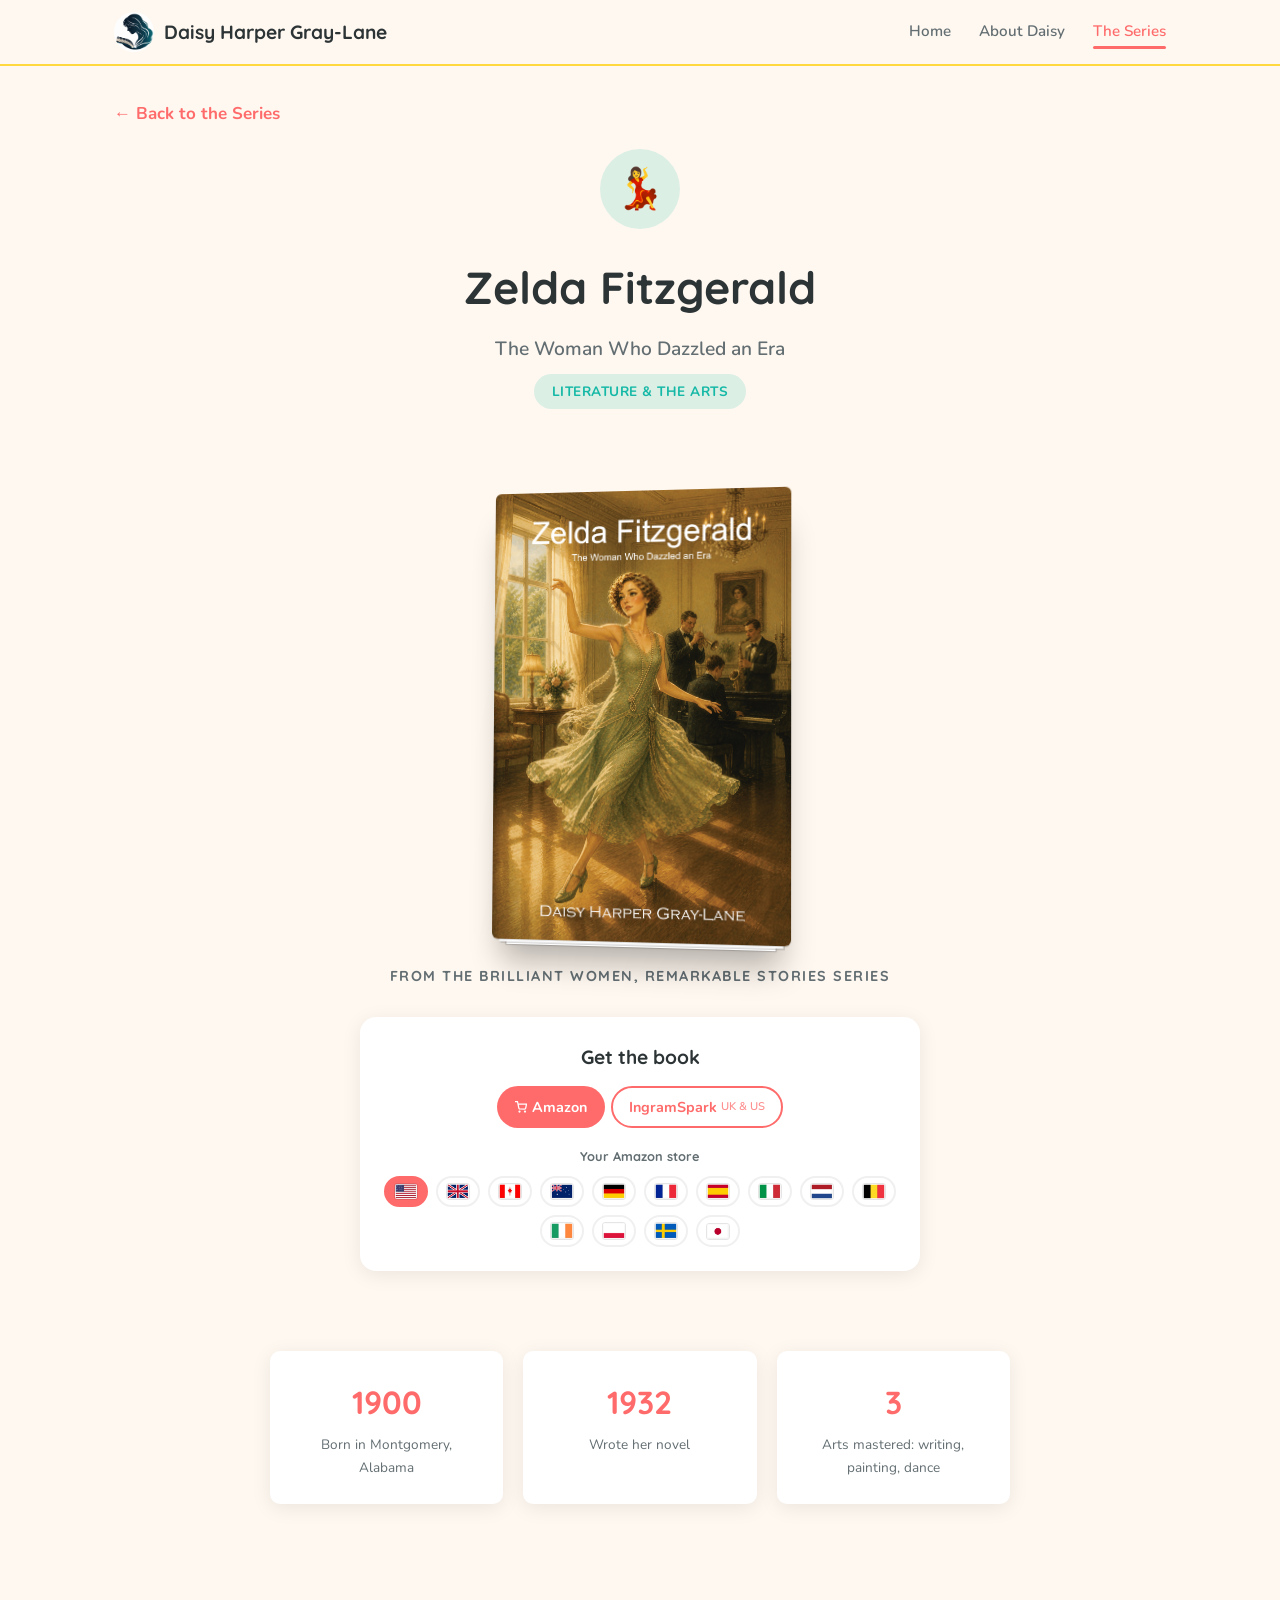
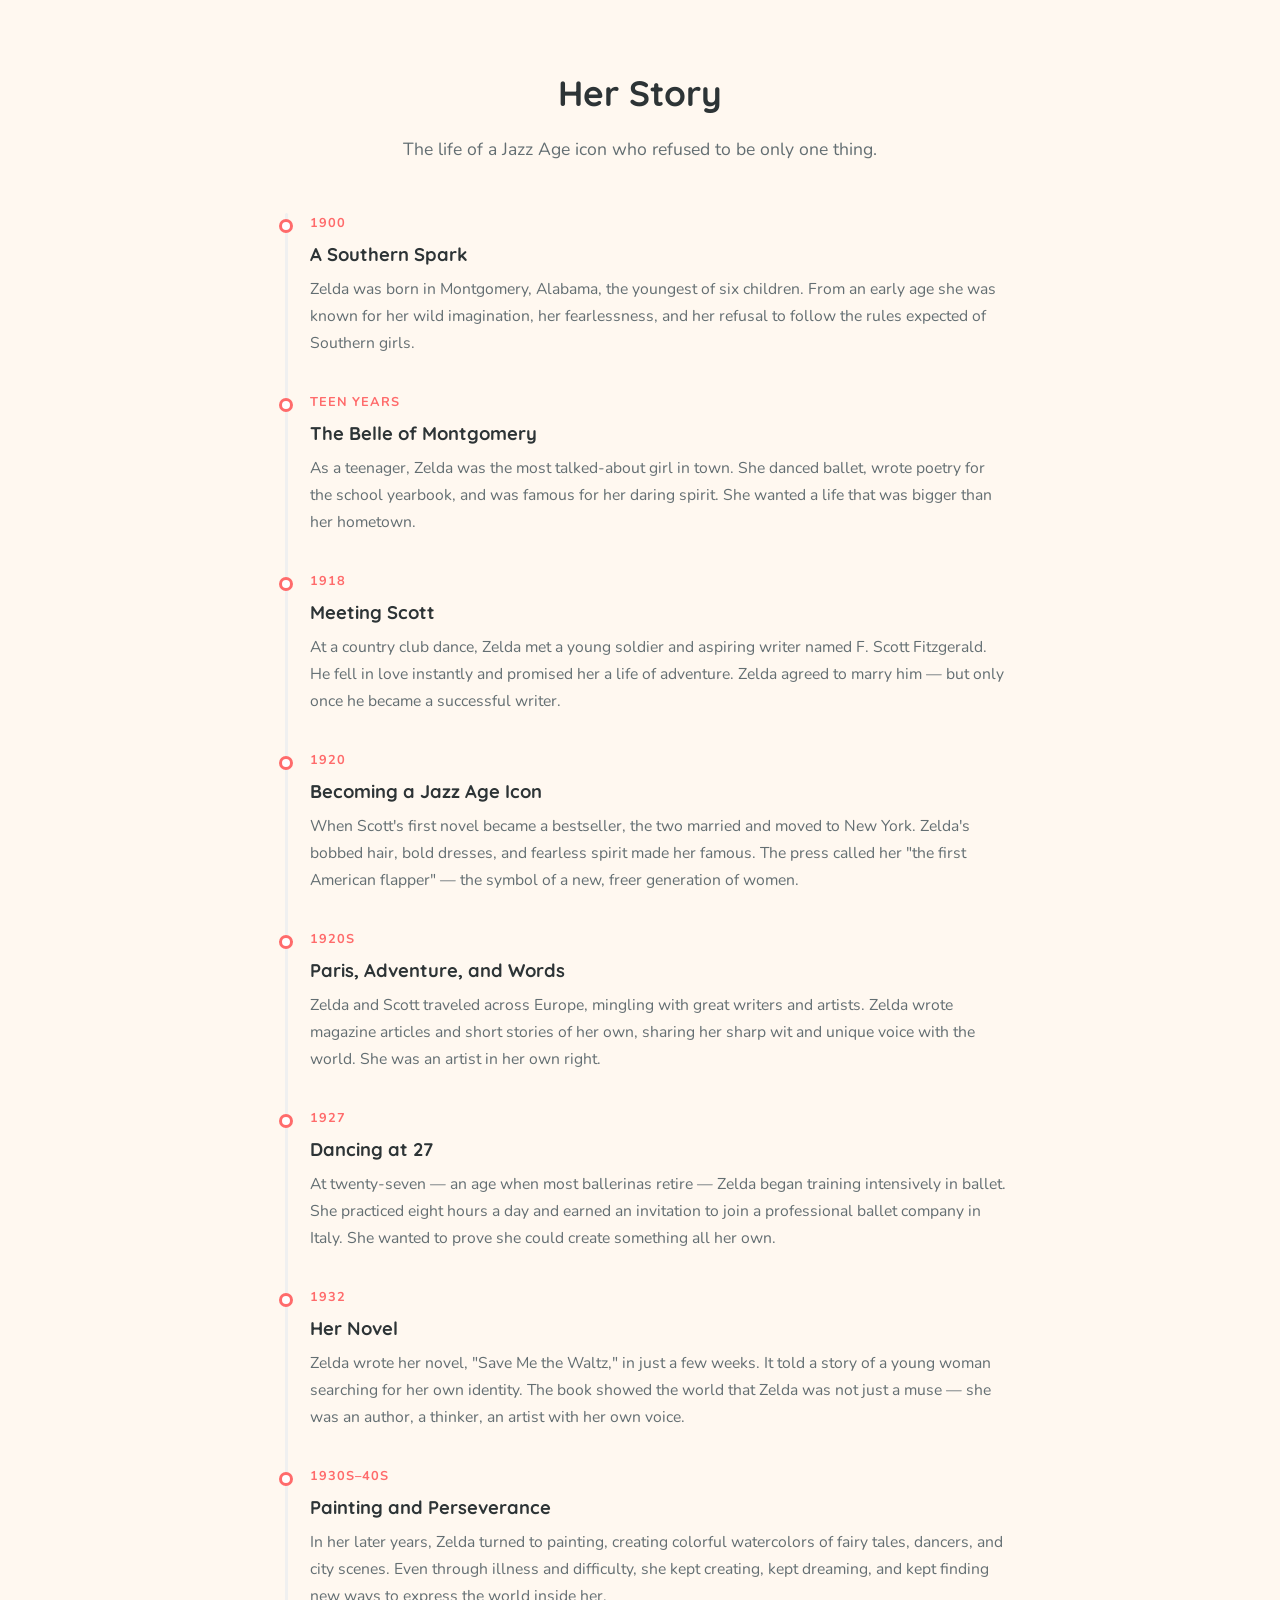
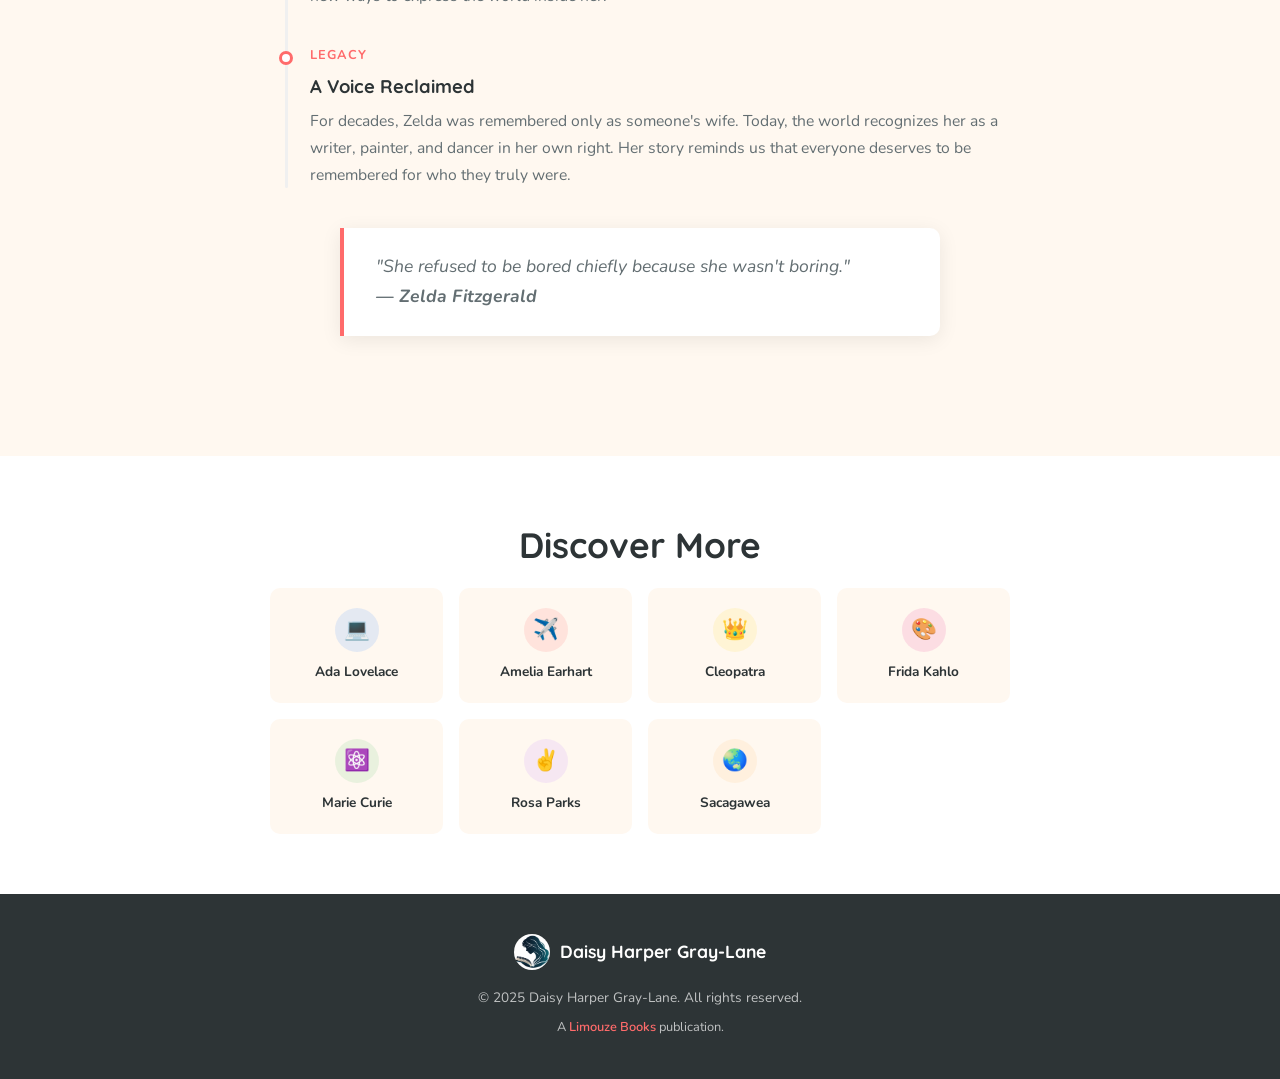
<file: zelda-fitzgerald.html>
<!DOCTYPE html>
<html lang="en">
<head>
  <meta charset="UTF-8">
  <meta name="viewport" content="width=device-width, initial-scale=1.0">
  <title>Zelda Fitzgerald | Brilliant Women, Remarkable Stories</title>
  <link rel="icon" href="assets/logo.png" type="image/png">
  <link rel="preconnect" href="https://fonts.googleapis.com">
  <link rel="preconnect" href="https://fonts.gstatic.com" crossorigin>
  <link href="https://fonts.googleapis.com/css2?family=Nunito:wght@400;600;700&family=Quicksand:wght@500;600;700&display=swap" rel="stylesheet">
    <meta name="description" content="Zelda Fitzgerald for kids: an illustrated children's book from the Brilliant Women, Remarkable Stories series — her life, her courage and why she changed the world. Available on Amazon.">
  <link rel="canonical" href="https://daisy-harper-gray-lane.vercel.app/zelda-fitzgerald.html">
  <meta property="og:type" content="website">
  <meta property="og:url" content="https://daisy-harper-gray-lane.vercel.app/zelda-fitzgerald.html">
  <meta property="og:site_name" content="Daisy Harper Gray-Lane">
  <meta property="og:title" content="Zelda Fitzgerald | Brilliant Women, Remarkable Stories">
  <meta property="og:description" content="Zelda Fitzgerald for kids: an illustrated children's book from the Brilliant Women, Remarkable Stories series — her life, her courage and why she changed the world. Available on Amazon.">
  <meta property="og:image" content="https://daisy-harper-gray-lane.vercel.app/assets/covers/zelda-fitzgerald.png">
  <meta name="twitter:card" content="summary">
  <script type="application/ld+json">{"@context": "https://schema.org", "@type": "Book", "name": "Zelda Fitzgerald (Brilliant Women, Remarkable Stories)", "bookFormat": "https://schema.org/Paperback", "inLanguage": "en", "isbn": "1066647577", "url": "https://daisy-harper-gray-lane.vercel.app/zelda-fitzgerald.html", "image": "https://daisy-harper-gray-lane.vercel.app/assets/covers/zelda-fitzgerald.png", "author": {"@type": "Person", "name": "Daisy Harper Gray-Lane"}, "publisher": {"@type": "Organization", "name": "Limouze Books", "url": "https://limouze-books.vercel.app"}, "about": {"@type": "Person", "name": "Zelda Fitzgerald"}}</script>
  <link rel="stylesheet" href="style.css">
</head>
<body>

  <nav class="navbar">
    <div class="container">
      <a href="index.html" class="nav-logo">
        <img src="assets/logo.png" alt="Logo">
        <span>Daisy Harper Gray-Lane</span>
      </a>
      <button class="nav-toggle" aria-label="Toggle menu">&#9776;</button>
      <div class="nav-links">
        <a href="index.html">Home</a>
        <a href="about.html">About Daisy</a>
        <a href="books.html" class="active">The Series</a>
      </div>
    </div>
  </nav>

  <section class="woman-hero">
    <div class="container">
      <a href="books.html" class="back-link">&#8592; Back to the Series</a>
      <div class="hero-content">
        <div class="hero-icon icon-zelda">&#128131;</div>
        <h1>Zelda Fitzgerald</h1>
        <p class="hero-subtitle">The Woman Who Dazzled an Era</p>
        <span class="hero-field" style="background: rgba(20,184,166,0.15); color: var(--teal);">Literature &amp; the Arts</span>
      </div>
    </div>
  </section>

  <!-- Book Cover -->
  <section class="book-cover-section">
    <div class="container">
      <div class="book-cover-wrapper">
        <div class="book-cover">
          <img src="assets/covers/zelda-fitzgerald.png" alt="Zelda Fitzgerald book cover">
        </div>
      </div>
      <p class="book-caption">From the Brilliant Women, Remarkable Stories series</p>
      <div class="buy-panel">
        <p class="buy-panel-title">Get the book</p>
        <div class="card-buttons"><a href="https://www.amazon.com/dp/1066647577" data-asin="1066647577" class="card-buy buy-amazon" target="_blank" rel="noopener"><svg xmlns="http://www.w3.org/2000/svg" width="12" height="12" viewBox="0 0 24 24" fill="none" stroke="currentColor" stroke-width="2.5" stroke-linecap="round" stroke-linejoin="round"><circle cx="9" cy="21" r="1"/><circle cx="20" cy="21" r="1"/><path d="M1 1h4l2.68 13.39a2 2 0 0 0 2 1.61h9.72a2 2 0 0 0 2-1.61L23 6H6"/></svg> Amazon</a><a href="https://shop.ingramspark.com/b/084?params=N9TXbCcHNXxkQUzGgshOqltvY1Jc9tf8S9xMDdDWSC1" class="card-buy-alt" target="_blank" rel="noopener" title="Printed and shipped in the UK and the US">IngramSpark <small>UK &amp; US</small></a></div>
        <p class="mkt-label">Your Amazon store</p>
        <div class="mkt-bar mkt-bar-compact"></div>
      </div>
    </div>
  </section>

  <section style="padding-top: 40px;">
    <div class="container">
      <div class="facts-grid fade-in">
        <div class="fact-card">
          <div class="fact-value">1900</div>
          <div class="fact-label">Born in Montgomery, Alabama</div>
        </div>
        <div class="fact-card">
          <div class="fact-value">1932</div>
          <div class="fact-label">Wrote her novel</div>
        </div>
        <div class="fact-card">
          <div class="fact-value">3</div>
          <div class="fact-label">Arts mastered: writing, painting, dance</div>
        </div>
      </div>
    </div>
  </section>

  <section>
    <div class="container">
      <h2 class="section-title">Her Story</h2>
      <p class="section-subtitle">The life of a Jazz Age icon who refused to be only one thing.</p>

      <div class="timeline">
        <div class="timeline-item fade-in">
          <div class="year">1900</div>
          <h3>A Southern Spark</h3>
          <p>Zelda was born in Montgomery, Alabama, the youngest of six children. From an early age she was known for her wild imagination, her fearlessness, and her refusal to follow the rules expected of Southern girls.</p>
        </div>

        <div class="timeline-item fade-in">
          <div class="year">Teen Years</div>
          <h3>The Belle of Montgomery</h3>
          <p>As a teenager, Zelda was the most talked-about girl in town. She danced ballet, wrote poetry for the school yearbook, and was famous for her daring spirit. She wanted a life that was bigger than her hometown.</p>
        </div>

        <div class="timeline-item fade-in">
          <div class="year">1918</div>
          <h3>Meeting Scott</h3>
          <p>At a country club dance, Zelda met a young soldier and aspiring writer named F. Scott Fitzgerald. He fell in love instantly and promised her a life of adventure. Zelda agreed to marry him &mdash; but only once he became a successful writer.</p>
        </div>

        <div class="timeline-item fade-in">
          <div class="year">1920</div>
          <h3>Becoming a Jazz Age Icon</h3>
          <p>When Scott's first novel became a bestseller, the two married and moved to New York. Zelda's bobbed hair, bold dresses, and fearless spirit made her famous. The press called her "the first American flapper" &mdash; the symbol of a new, freer generation of women.</p>
        </div>

        <div class="timeline-item fade-in">
          <div class="year">1920s</div>
          <h3>Paris, Adventure, and Words</h3>
          <p>Zelda and Scott traveled across Europe, mingling with great writers and artists. Zelda wrote magazine articles and short stories of her own, sharing her sharp wit and unique voice with the world. She was an artist in her own right.</p>
        </div>

        <div class="timeline-item fade-in">
          <div class="year">1927</div>
          <h3>Dancing at 27</h3>
          <p>At twenty-seven &mdash; an age when most ballerinas retire &mdash; Zelda began training intensively in ballet. She practiced eight hours a day and earned an invitation to join a professional ballet company in Italy. She wanted to prove she could create something all her own.</p>
        </div>

        <div class="timeline-item fade-in">
          <div class="year">1932</div>
          <h3>Her Novel</h3>
          <p>Zelda wrote her novel, "Save Me the Waltz," in just a few weeks. It told a story of a young woman searching for her own identity. The book showed the world that Zelda was not just a muse &mdash; she was an author, a thinker, an artist with her own voice.</p>
        </div>

        <div class="timeline-item fade-in">
          <div class="year">1930s&ndash;40s</div>
          <h3>Painting and Perseverance</h3>
          <p>In her later years, Zelda turned to painting, creating colorful watercolors of fairy tales, dancers, and city scenes. Even through illness and difficulty, she kept creating, kept dreaming, and kept finding new ways to express the world inside her.</p>
        </div>

        <div class="timeline-item fade-in">
          <div class="year">Legacy</div>
          <h3>A Voice Reclaimed</h3>
          <p>For decades, Zelda was remembered only as someone's wife. Today, the world recognizes her as a writer, painter, and dancer in her own right. Her story reminds us that everyone deserves to be remembered for who they truly were.</p>
        </div>
      </div>

      <div class="quote-block fade-in">
        "She refused to be bored chiefly because she wasn't boring."
        <br><strong>&mdash; Zelda Fitzgerald</strong>
      </div>
    </div>
  </section>

  <section class="other-women">
    <div class="container">
      <h2 class="section-title">Discover More</h2>
      <div class="other-women-grid">
        <a href="ada-lovelace.html" class="other-woman-link">
          <div class="mini-icon icon-ada">&#128187;</div>
          <span>Ada Lovelace</span>
        </a>
        <a href="amelia-earhart.html" class="other-woman-link">
          <div class="mini-icon icon-amelia">&#9992;&#65039;</div>
          <span>Amelia Earhart</span>
        </a>
        <a href="cleopatra.html" class="other-woman-link">
          <div class="mini-icon icon-cleopatra">&#128081;</div>
          <span>Cleopatra</span>
        </a>
        <a href="frida-kahlo.html" class="other-woman-link">
          <div class="mini-icon icon-frida">&#127912;</div>
          <span>Frida Kahlo</span>
        </a>
        <a href="marie-curie.html" class="other-woman-link">
          <div class="mini-icon icon-marie">&#9883;&#65039;</div>
          <span>Marie Curie</span>
        </a>
        <a href="rosa-parks.html" class="other-woman-link">
          <div class="mini-icon icon-rosa">&#9996;&#65039;</div>
          <span>Rosa Parks</span>
        </a>
        <a href="sacagawea.html" class="other-woman-link">
          <div class="mini-icon icon-sacagawea">&#127759;</div>
          <span>Sacagawea</span>
        </a>
      </div>
    </div>
  </section>

  <footer class="footer">
    <div class="container">
      <div class="footer-logo">
        <img src="assets/logo.png" alt="Logo">
        <span>Daisy Harper Gray-Lane</span>
      </div>
      <p>&copy; 2025 Daisy Harper Gray-Lane. All rights reserved.</p>
      <p class="tgs-credit">A <a href="https://limouze-books.vercel.app" target="_blank" rel="noopener">Limouze Books</a> publication.</p>
    </div>
  </footer>

  <script src="main.js"></script>
  <script src="buy.js"></script>
</body>
</html>
</file>
<file: style.css>
/* ===== RESET & BASE ===== */
*, *::before, *::after { box-sizing: border-box; margin: 0; padding: 0; }

:root {
  --coral: #FF6B6B;
  --sunshine: #FFD93D;
  --mint: #6BCB77;
  --sky: #4D96FF;
  --lavender: #C084FC;
  --peach: #FBBF77;
  --rose: #EC4899;
  --teal: #14B8A6;
  --cream: #FFF8F0;
  --dark: #2D3436;
  --gray: #636E72;
  --light-gray: #F0F0F0;
  --white: #FFFFFF;
  --radius: 16px;
  --radius-sm: 10px;
  --shadow: 0 4px 20px rgba(0,0,0,0.08);
  --shadow-hover: 0 8px 30px rgba(0,0,0,0.12);
  --transition: 0.3s ease;
}

html { scroll-behavior: smooth; }

body {
  font-family: 'Nunito', sans-serif;
  color: var(--dark);
  background: var(--cream);
  line-height: 1.7;
  font-size: 17px;
  overflow-x: hidden;
}

img { max-width: 100%; display: block; }
a { text-decoration: none; color: inherit; }
ul { list-style: none; }

.container {
  max-width: 1100px;
  margin: 0 auto;
  padding: 0 24px;
}

/* ===== NAVBAR ===== */
.navbar {
  position: fixed;
  top: 0;
  left: 0;
  right: 0;
  z-index: 100;
  background: rgba(255, 248, 240, 0.95);
  backdrop-filter: blur(10px);
  border-bottom: 2px solid var(--sunshine);
  padding: 12px 0;
}

.navbar .container {
  display: flex;
  align-items: center;
  justify-content: space-between;
}

.nav-logo {
  display: flex;
  align-items: center;
  gap: 10px;
  font-family: 'Quicksand', sans-serif;
  font-weight: 700;
  font-size: 1.2rem;
  color: var(--dark);
}

.nav-logo img {
  width: 40px;
  height: 40px;
  border-radius: 50%;
}

.nav-links {
  display: flex;
  gap: 28px;
  align-items: center;
}

.nav-links a {
  font-weight: 600;
  font-size: 0.95rem;
  color: var(--gray);
  transition: color var(--transition);
  position: relative;
}

.nav-links a::after {
  content: '';
  position: absolute;
  bottom: -4px;
  left: 0;
  width: 0;
  height: 3px;
  background: var(--coral);
  border-radius: 2px;
  transition: width var(--transition);
}

.nav-links a:hover,
.nav-links a.active {
  color: var(--coral);
}

.nav-links a:hover::after,
.nav-links a.active::after {
  width: 100%;
}

.nav-toggle {
  display: none;
  background: none;
  border: none;
  font-size: 1.5rem;
  cursor: pointer;
  color: var(--dark);
}

/* ===== HERO ===== */
.hero {
  min-height: 100vh;
  display: flex;
  align-items: center;
  padding-top: 80px;
  position: relative;
  overflow: hidden;
}

.hero::before {
  content: '';
  position: absolute;
  top: -100px;
  right: -200px;
  width: 500px;
  height: 500px;
  background: radial-gradient(circle, rgba(255,107,107,0.15), transparent 70%);
  border-radius: 50%;
}

.hero::after {
  content: '';
  position: absolute;
  bottom: -100px;
  left: -150px;
  width: 400px;
  height: 400px;
  background: radial-gradient(circle, rgba(255,217,61,0.15), transparent 70%);
  border-radius: 50%;
}

.hero .container {
  display: grid;
  grid-template-columns: 1fr 1fr;
  gap: 60px;
  align-items: center;
  position: relative;
  z-index: 1;
}

.hero-text h1 {
  font-family: 'Quicksand', sans-serif;
  font-size: 3.2rem;
  font-weight: 700;
  line-height: 1.2;
  margin-bottom: 16px;
}

.hero-text h1 .highlight {
  color: var(--coral);
  position: relative;
  display: inline-block;
}

.hero-text h1 .highlight::after {
  content: '';
  position: absolute;
  bottom: 2px;
  left: 0;
  right: 0;
  height: 8px;
  background: var(--sunshine);
  opacity: 0.5;
  border-radius: 4px;
  z-index: -1;
}

.hero-text .subtitle {
  font-size: 1.2rem;
  color: var(--gray);
  margin-bottom: 32px;
  max-width: 460px;
}

.hero-text .series-badge {
  display: inline-flex;
  align-items: center;
  gap: 8px;
  background: linear-gradient(135deg, var(--coral), var(--lavender));
  color: var(--white);
  padding: 10px 24px;
  border-radius: 50px;
  font-weight: 700;
  font-size: 0.95rem;
  letter-spacing: 0.5px;
}

.hero-image {
  display: flex;
  justify-content: center;
}

.hero-image img {
  max-height: 480px;
  border-radius: var(--radius);
  box-shadow: var(--shadow);
  border: 4px solid var(--white);
}

/* ===== BUTTONS ===== */
.btn {
  display: inline-flex;
  align-items: center;
  gap: 8px;
  padding: 12px 28px;
  border-radius: 50px;
  font-weight: 700;
  font-size: 0.95rem;
  transition: all var(--transition);
  cursor: pointer;
  border: none;
}

.btn-primary {
  background: var(--coral);
  color: var(--white);
}

.btn-primary:hover {
  background: #e85555;
  transform: translateY(-2px);
  box-shadow: var(--shadow-hover);
}

.btn-outline {
  background: transparent;
  color: var(--coral);
  border: 2px solid var(--coral);
}

.btn-outline:hover {
  background: var(--coral);
  color: var(--white);
  transform: translateY(-2px);
}

.btn-group {
  display: flex;
  gap: 16px;
  flex-wrap: wrap;
  margin-top: 24px;
}

/* ===== SECTIONS ===== */
section {
  padding: 80px 0;
}

.section-title {
  font-family: 'Quicksand', sans-serif;
  font-size: 2.2rem;
  font-weight: 700;
  text-align: center;
  margin-bottom: 12px;
}

.section-subtitle {
  text-align: center;
  color: var(--gray);
  font-size: 1.1rem;
  margin-bottom: 48px;
  max-width: 600px;
  margin-left: auto;
  margin-right: auto;
}

/* ===== CARDS (Women grid) ===== */
.women-grid {
  display: grid;
  grid-template-columns: repeat(auto-fill, minmax(300px, 1fr));
  gap: 28px;
}

.woman-card {
  background: var(--white);
  border-radius: var(--radius);
  overflow: hidden;
  box-shadow: var(--shadow);
  transition: all var(--transition);
  border: 2px solid transparent;
}

.woman-card:hover {
  transform: translateY(-6px);
  box-shadow: var(--shadow-hover);
  border-color: var(--coral);
}

.woman-card .card-color {
  height: 8px;
}

.woman-card .card-body {
  padding: 28px;
}

.woman-card .card-icon {
  width: 56px;
  height: 56px;
  border-radius: 50%;
  display: flex;
  align-items: center;
  justify-content: center;
  font-size: 1.6rem;
  margin-bottom: 16px;
}

.woman-card h3 {
  font-family: 'Quicksand', sans-serif;
  font-size: 1.35rem;
  font-weight: 700;
  margin-bottom: 4px;
}

.woman-card .card-field {
  font-size: 0.85rem;
  font-weight: 600;
  color: var(--gray);
  margin-bottom: 12px;
  text-transform: uppercase;
  letter-spacing: 0.5px;
}

.woman-card p {
  color: var(--gray);
  font-size: 0.95rem;
  line-height: 1.6;
}

.woman-card .card-link {
  display: inline-flex;
  align-items: center;
  gap: 6px;
  margin-top: 16px;
  font-weight: 700;
  color: var(--coral);
  font-size: 0.9rem;
  transition: gap var(--transition);
}

.woman-card:hover .card-link {
  gap: 10px;
}

/* Individual colors */
.color-ada { background: var(--sky); }
.color-amelia { background: var(--coral); }
.color-cleopatra { background: var(--sunshine); }
.color-marie { background: var(--mint); }
.color-rosa { background: var(--lavender); }
.color-sacagawea { background: var(--peach); }
.color-frida { background: var(--rose); }
.color-zelda { background: var(--teal); }

.icon-ada { background: rgba(77,150,255,0.15); color: var(--sky); }
.icon-amelia { background: rgba(255,107,107,0.15); color: var(--coral); }
.icon-cleopatra { background: rgba(255,217,61,0.15); color: #c9a800; }
.icon-marie { background: rgba(107,203,119,0.15); color: var(--mint); }
.icon-rosa { background: rgba(192,132,252,0.15); color: var(--lavender); }
.icon-sacagawea { background: rgba(251,191,119,0.15); color: #d48a1a; }
.icon-frida { background: rgba(236,72,153,0.15); color: var(--rose); }
.icon-zelda { background: rgba(20,184,166,0.15); color: var(--teal); }

/* ===== ABOUT / BIO ===== */
.about-section {
  background: var(--white);
}

.about-grid {
  display: grid;
  grid-template-columns: 350px 1fr;
  gap: 60px;
  align-items: center;
}

.about-portrait {
  border-radius: var(--radius);
  box-shadow: var(--shadow);
  border: 4px solid var(--cream);
}

.about-text h2 {
  font-family: 'Quicksand', sans-serif;
  font-size: 2rem;
  margin-bottom: 20px;
}

.about-text p {
  color: var(--gray);
  margin-bottom: 16px;
  font-size: 1.05rem;
}

.about-text .signature {
  font-style: italic;
  color: var(--coral);
  font-weight: 600;
  margin-top: 24px;
}

/* ===== WOMAN PAGE (individual) ===== */
.woman-hero {
  padding-top: 100px;
  padding-bottom: 60px;
  position: relative;
}

.woman-hero .hero-content {
  text-align: center;
  max-width: 700px;
  margin: 0 auto;
}

.woman-hero .hero-icon {
  width: 80px;
  height: 80px;
  border-radius: 50%;
  display: flex;
  align-items: center;
  justify-content: center;
  font-size: 2.5rem;
  margin: 0 auto 20px;
}

.woman-hero h1 {
  font-family: 'Quicksand', sans-serif;
  font-size: 2.8rem;
  margin-bottom: 8px;
}

.woman-hero .hero-subtitle {
  font-size: 1.2rem;
  color: var(--gray);
  font-weight: 600;
  margin-bottom: 8px;
}

.woman-hero .hero-field {
  display: inline-block;
  padding: 6px 18px;
  border-radius: 50px;
  font-size: 0.85rem;
  font-weight: 700;
  text-transform: uppercase;
  letter-spacing: 0.5px;
}

/* Timeline */
.timeline {
  max-width: 740px;
  margin: 0 auto;
  position: relative;
  padding-left: 40px;
}

.timeline::before {
  content: '';
  position: absolute;
  left: 15px;
  top: 0;
  bottom: 0;
  width: 3px;
  background: var(--light-gray);
  border-radius: 2px;
}

.timeline-item {
  position: relative;
  margin-bottom: 36px;
}

.timeline-item::before {
  content: '';
  position: absolute;
  left: -31px;
  top: 6px;
  width: 14px;
  height: 14px;
  border-radius: 50%;
  border: 3px solid var(--coral);
  background: var(--white);
}

.timeline-item h3 {
  font-family: 'Quicksand', sans-serif;
  font-size: 1.15rem;
  font-weight: 700;
  margin-bottom: 6px;
}

.timeline-item p {
  color: var(--gray);
  font-size: 0.98rem;
  line-height: 1.7;
}

.timeline-item .year {
  font-size: 0.8rem;
  font-weight: 700;
  color: var(--coral);
  text-transform: uppercase;
  letter-spacing: 1px;
  margin-bottom: 4px;
}

/* Book cover display */
.book-cover-section {
  padding: 20px 0 40px;
}

.book-cover-wrapper {
  display: flex;
  justify-content: center;
  perspective: 1200px;
}

.book-cover {
  position: relative;
  max-width: 300px;
  width: 100%;
  border-radius: 6px;
  overflow: hidden;
  box-shadow:
    0 1px 1px rgba(0,0,0,0.15),
    0 10px 0 -7.5px var(--white),
    0 10px 1px -6.5px rgba(0,0,0,0.15),
    0 20px 0 -15px var(--white),
    0 20px 1px -14px rgba(0,0,0,0.15),
    0 30px 30px -10px rgba(0,0,0,0.3);
  transform: rotateY(-8deg) rotateX(2deg);
  transition: transform 0.5s ease;
}

.book-cover:hover {
  transform: rotateY(0) rotateX(0);
}

.book-cover img {
  display: block;
  width: 100%;
  height: auto;
}

.book-cover::before {
  content: '';
  position: absolute;
  top: 0;
  left: 0;
  width: 8px;
  height: 100%;
  background: linear-gradient(90deg, rgba(0,0,0,0.2), transparent);
  z-index: 2;
  pointer-events: none;
}

.book-caption {
  text-align: center;
  margin-top: 24px;
  font-family: 'Quicksand', sans-serif;
  font-weight: 700;
  color: var(--gray);
  font-size: 0.9rem;
  text-transform: uppercase;
  letter-spacing: 1.5px;
}

@media (max-width: 768px) {
  .book-cover {
    max-width: 220px;
    transform: none;
  }
}

/* Cover thumb on series cards */
.card-cover-thumb {
  width: 100%;
  aspect-ratio: 3/4;
  overflow: hidden;
  background: var(--light-gray);
}

.card-cover-thumb img {
  width: 100%;
  height: 100%;
  object-fit: cover;
  transition: transform 0.4s ease;
}

.woman-card:hover .card-cover-thumb img {
  transform: scale(1.05);
}

/* Key facts */
.facts-grid {
  display: grid;
  grid-template-columns: repeat(auto-fill, minmax(220px, 1fr));
  gap: 20px;
  max-width: 740px;
  margin: 0 auto;
}

.fact-card {
  background: var(--white);
  border-radius: var(--radius-sm);
  padding: 24px;
  text-align: center;
  box-shadow: var(--shadow);
}

.fact-card .fact-value {
  font-family: 'Quicksand', sans-serif;
  font-size: 2rem;
  font-weight: 700;
  color: var(--coral);
}

.fact-card .fact-label {
  font-size: 0.85rem;
  color: var(--gray);
  margin-top: 4px;
}

/* Quote block */
.quote-block {
  background: var(--white);
  border-left: 4px solid var(--coral);
  border-radius: 0 var(--radius-sm) var(--radius-sm) 0;
  padding: 24px 32px;
  margin: 40px auto;
  max-width: 600px;
  font-style: italic;
  font-size: 1.1rem;
  color: var(--gray);
  box-shadow: var(--shadow);
}

/* Back link */
.back-link {
  display: inline-flex;
  align-items: center;
  gap: 6px;
  font-weight: 700;
  color: var(--coral);
  margin-bottom: 20px;
  transition: gap var(--transition);
}

.back-link:hover { gap: 10px; }

/* Other women nav */
.other-women {
  background: var(--white);
  padding: 60px 0;
}

.other-women-grid {
  display: grid;
  grid-template-columns: repeat(auto-fill, minmax(160px, 1fr));
  gap: 16px;
  max-width: 740px;
  margin: 0 auto;
}

.other-woman-link {
  display: flex;
  flex-direction: column;
  align-items: center;
  gap: 8px;
  padding: 20px 12px;
  border-radius: var(--radius-sm);
  background: var(--cream);
  transition: all var(--transition);
  text-align: center;
}

.other-woman-link:hover {
  transform: translateY(-3px);
  box-shadow: var(--shadow);
}

.other-woman-link .mini-icon {
  width: 44px;
  height: 44px;
  border-radius: 50%;
  display: flex;
  align-items: center;
  justify-content: center;
  font-size: 1.3rem;
}

.other-woman-link span {
  font-weight: 700;
  font-size: 0.85rem;
}

/* ===== FOOTER ===== */
.footer {
  background: var(--dark);
  color: rgba(255,255,255,0.7);
  padding: 40px 0;
  text-align: center;
}

.footer-logo {
  display: flex;
  align-items: center;
  justify-content: center;
  gap: 10px;
  margin-bottom: 16px;
}

.footer-logo img {
  width: 36px;
  height: 36px;
  border-radius: 50%;
}

.footer-logo span {
  font-family: 'Quicksand', sans-serif;
  font-weight: 700;
  color: var(--white);
  font-size: 1.1rem;
}

.footer p {
  font-size: 0.85rem;
}

.footer a {
  color: var(--coral);
  font-weight: 600;
}

.footer .tgs-credit {
  margin-top: 8px;
  font-size: 0.8rem;
}

/* ===== RESPONSIVE ===== */
@media (max-width: 768px) {
  .hero .container {
    grid-template-columns: 1fr;
    text-align: center;
    gap: 40px;
  }

  .hero-text h1 { font-size: 2.4rem; }
  .hero-text .subtitle { margin: 0 auto 24px; }
  .btn-group { justify-content: center; }

  .hero-image { order: -1; }
  .hero-image img { max-height: 320px; }

  .about-grid {
    grid-template-columns: 1fr;
    text-align: center;
  }

  .about-portrait {
    max-width: 280px;
    margin: 0 auto;
  }

  .nav-links {
    display: none;
    position: absolute;
    top: 100%;
    left: 0;
    right: 0;
    background: var(--cream);
    flex-direction: column;
    padding: 20px;
    border-bottom: 2px solid var(--sunshine);
    gap: 16px;
  }

  .nav-links.active { display: flex; }
  .nav-toggle { display: block; }

  .women-grid {
    grid-template-columns: 1fr;
  }

  .woman-hero h1 { font-size: 2rem; }

  .section-title { font-size: 1.8rem; }

  .other-women-grid {
    grid-template-columns: repeat(3, 1fr);
  }
}

@media (max-width: 480px) {
  .other-women-grid {
    grid-template-columns: repeat(2, 1fr);
  }
}

/* ===== ANIMATIONS ===== */
.fade-in {
  opacity: 0;
  transform: translateY(20px);
  transition: opacity 0.6s ease, transform 0.6s ease;
}

.fade-in.visible {
  opacity: 1;
  transform: translateY(0);
}

/* ===== BUY LINKS ===== */
.card-actions { display: flex; align-items: center; justify-content: space-between; flex-wrap: wrap; gap: 8px; margin-top: 14px; }
.card-actions .card-link { margin-top: 0; }
.card-buttons { display: inline-flex; flex-wrap: wrap; gap: 6px; }
.card-buy { display: inline-flex; align-items: center; gap: 5px; padding: 6px 14px; background: var(--coral); color: #fff; border-radius: 999px; font-size: 0.78rem; font-weight: 700; text-decoration: none; transition: background 0.2s, transform 0.15s; white-space: nowrap; }
.card-buy:hover { background: #e85555; transform: translateY(-1px); }
.card-buy-alt { display: inline-flex; align-items: center; gap: 4px; padding: 5px 12px; border: 2px solid var(--coral); color: var(--coral); border-radius: 999px; font-size: 0.78rem; font-weight: 700; white-space: nowrap; transition: background 0.2s, color 0.2s; }
.card-buy-alt small { font-weight: 600; opacity: 0.75; font-size: 0.7rem; }
.card-buy-alt:hover { background: var(--coral); color: #fff; }
.woman-card:target { outline: 3px solid var(--sunshine); outline-offset: 4px; }

.store-section { padding: 10px 0 0; }
.mkt-label { text-align: center; font-family: 'Quicksand', sans-serif; font-weight: 700; color: var(--gray); font-size: 0.9rem; margin-bottom: 12px; }
.mkt-bar { display: flex; flex-wrap: wrap; justify-content: center; gap: 8px; }
.mkt-btn { display: inline-flex; align-items: center; gap: 7px; padding: 6px 12px; background: var(--white); border: 2px solid var(--light-gray); border-radius: 999px; font-family: 'Nunito', sans-serif; font-size: 0.8rem; font-weight: 600; color: var(--dark); cursor: pointer; transition: border-color 0.2s, background 0.2s; }
.mkt-btn img { width: 24px; height: auto; border-radius: 3px; border: 1px solid rgba(0,0,0,0.1); }
.mkt-btn:hover { border-color: var(--sunshine); }
.mkt-btn.active { background: var(--coral); border-color: var(--coral); color: #fff; }
.mkt-note { text-align: center; color: var(--gray); font-size: 0.85rem; max-width: 620px; margin: 14px auto 0; }

.buy-panel { max-width: 560px; margin: 28px auto 0; padding: 24px 20px; background: var(--white); border-radius: var(--radius); box-shadow: var(--shadow); text-align: center; }
.buy-panel-title { font-family: 'Quicksand', sans-serif; font-weight: 700; font-size: 1.2rem; margin-bottom: 12px; }
.buy-panel .card-buttons { justify-content: center; margin-bottom: 18px; }
.buy-panel .card-buy, .buy-panel .card-buy-alt { font-size: 0.9rem; padding: 9px 18px; }
.buy-panel .card-buy-alt { padding: 7px 16px; }
.buy-panel .mkt-label { font-size: 0.8rem; margin-bottom: 8px; }
.mkt-bar-compact .mkt-btn { padding: 5px 8px; }
.mkt-bar-compact .mkt-btn span { display: none; }

@media (max-width: 600px) {
  .mkt-btn span { display: none; }
  .mkt-btn { padding: 5px 8px; }
}
</file>
